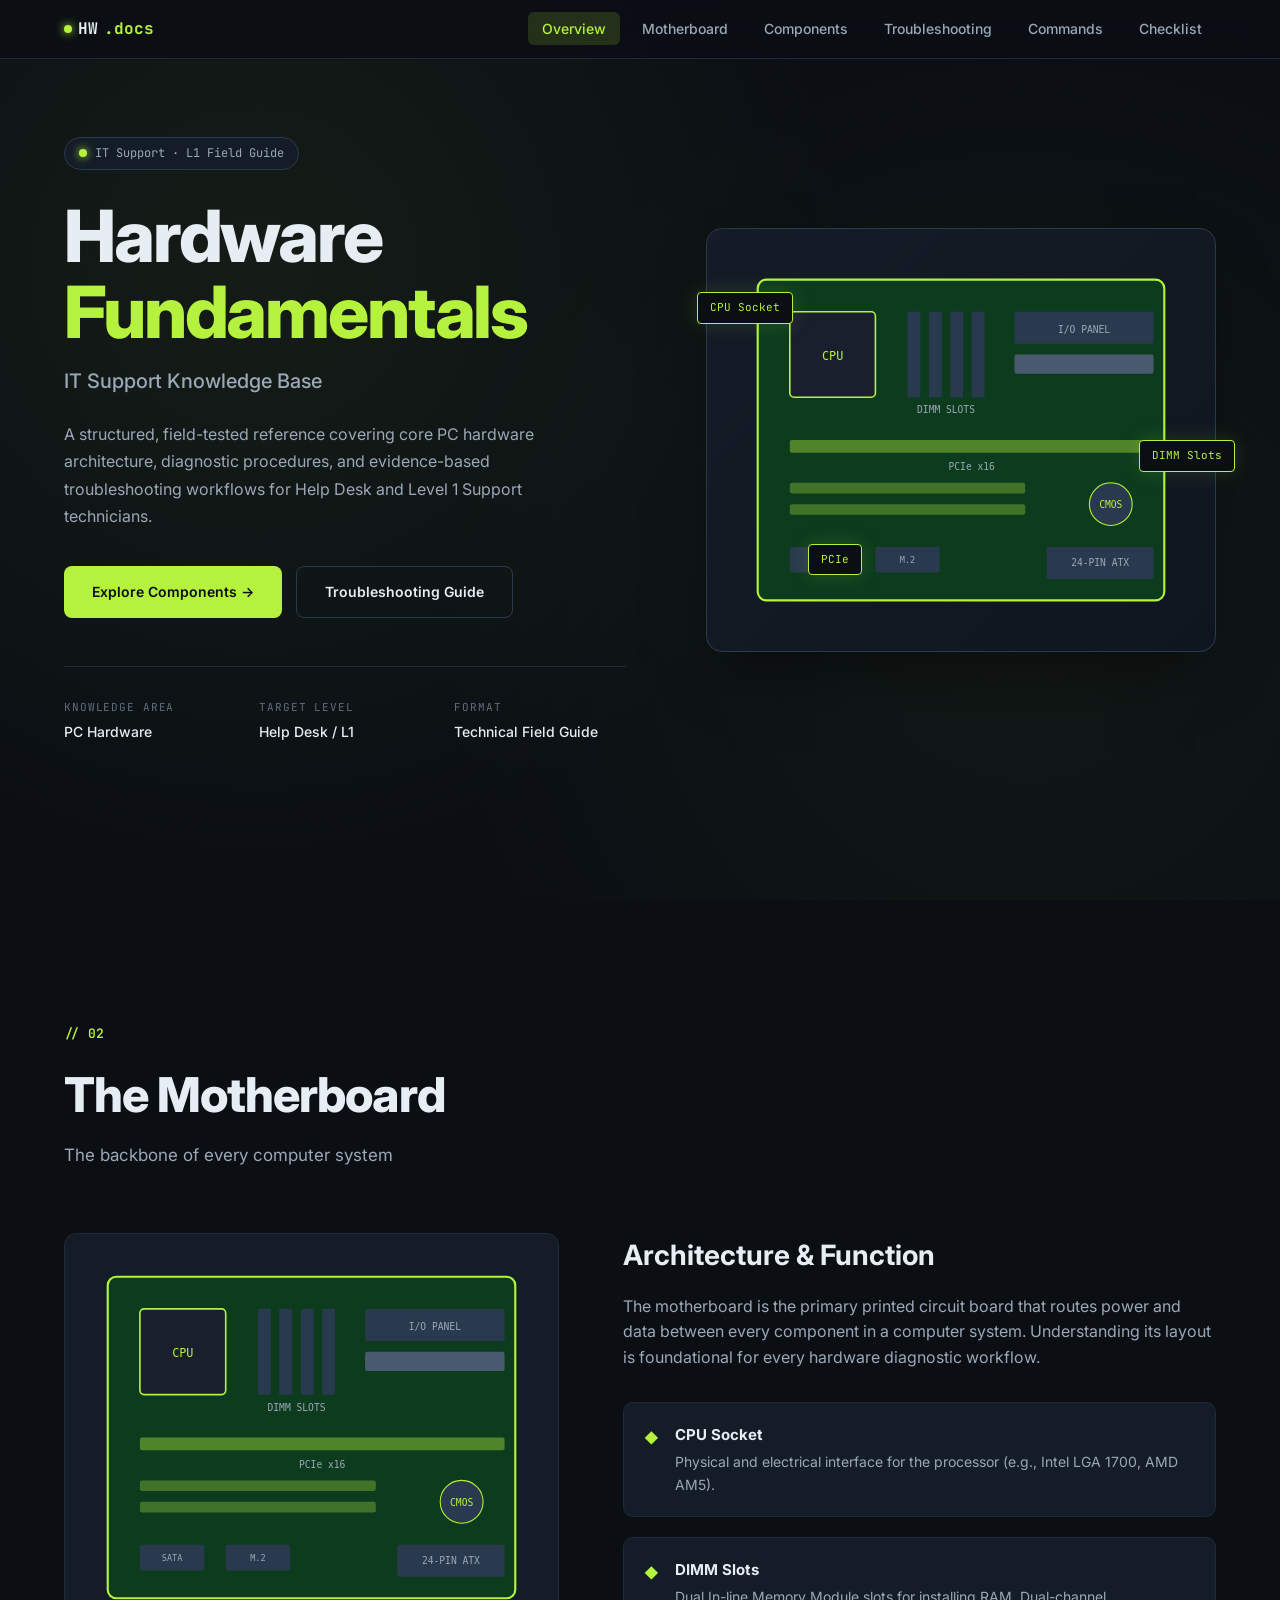
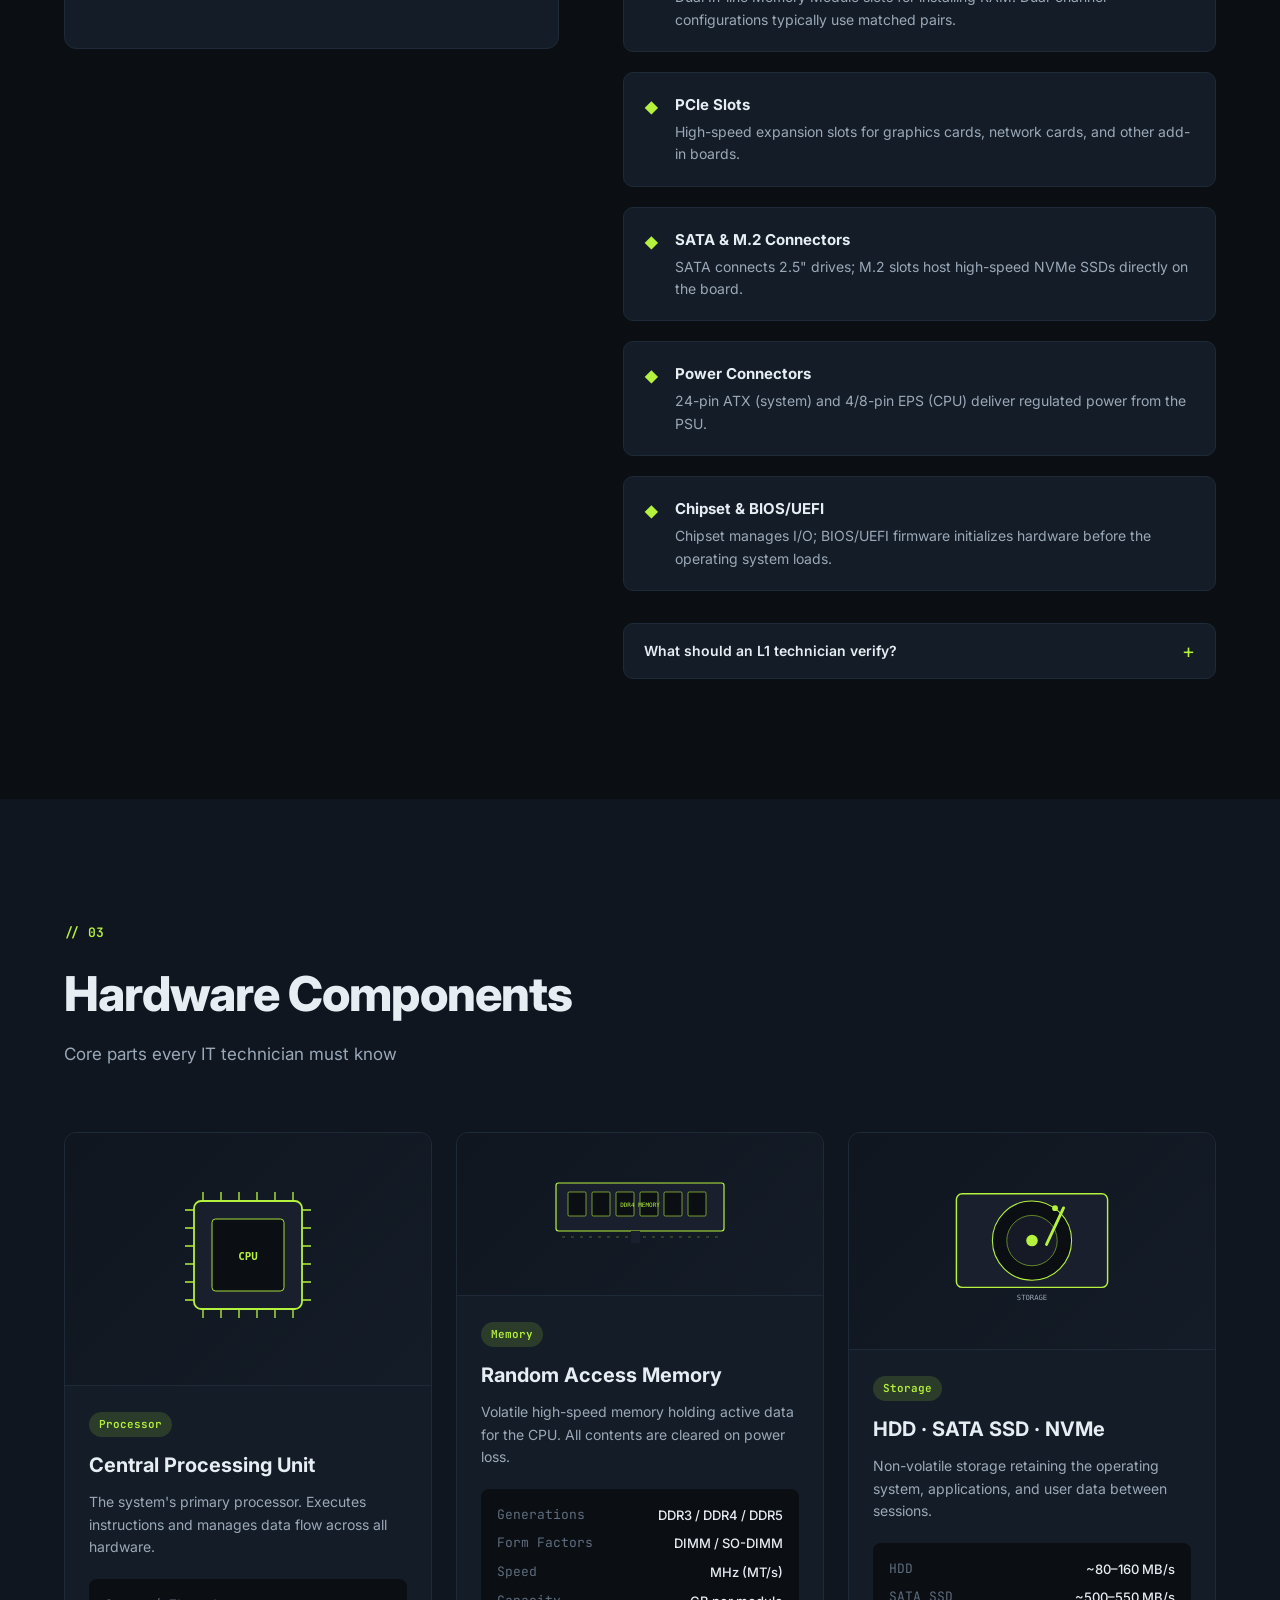
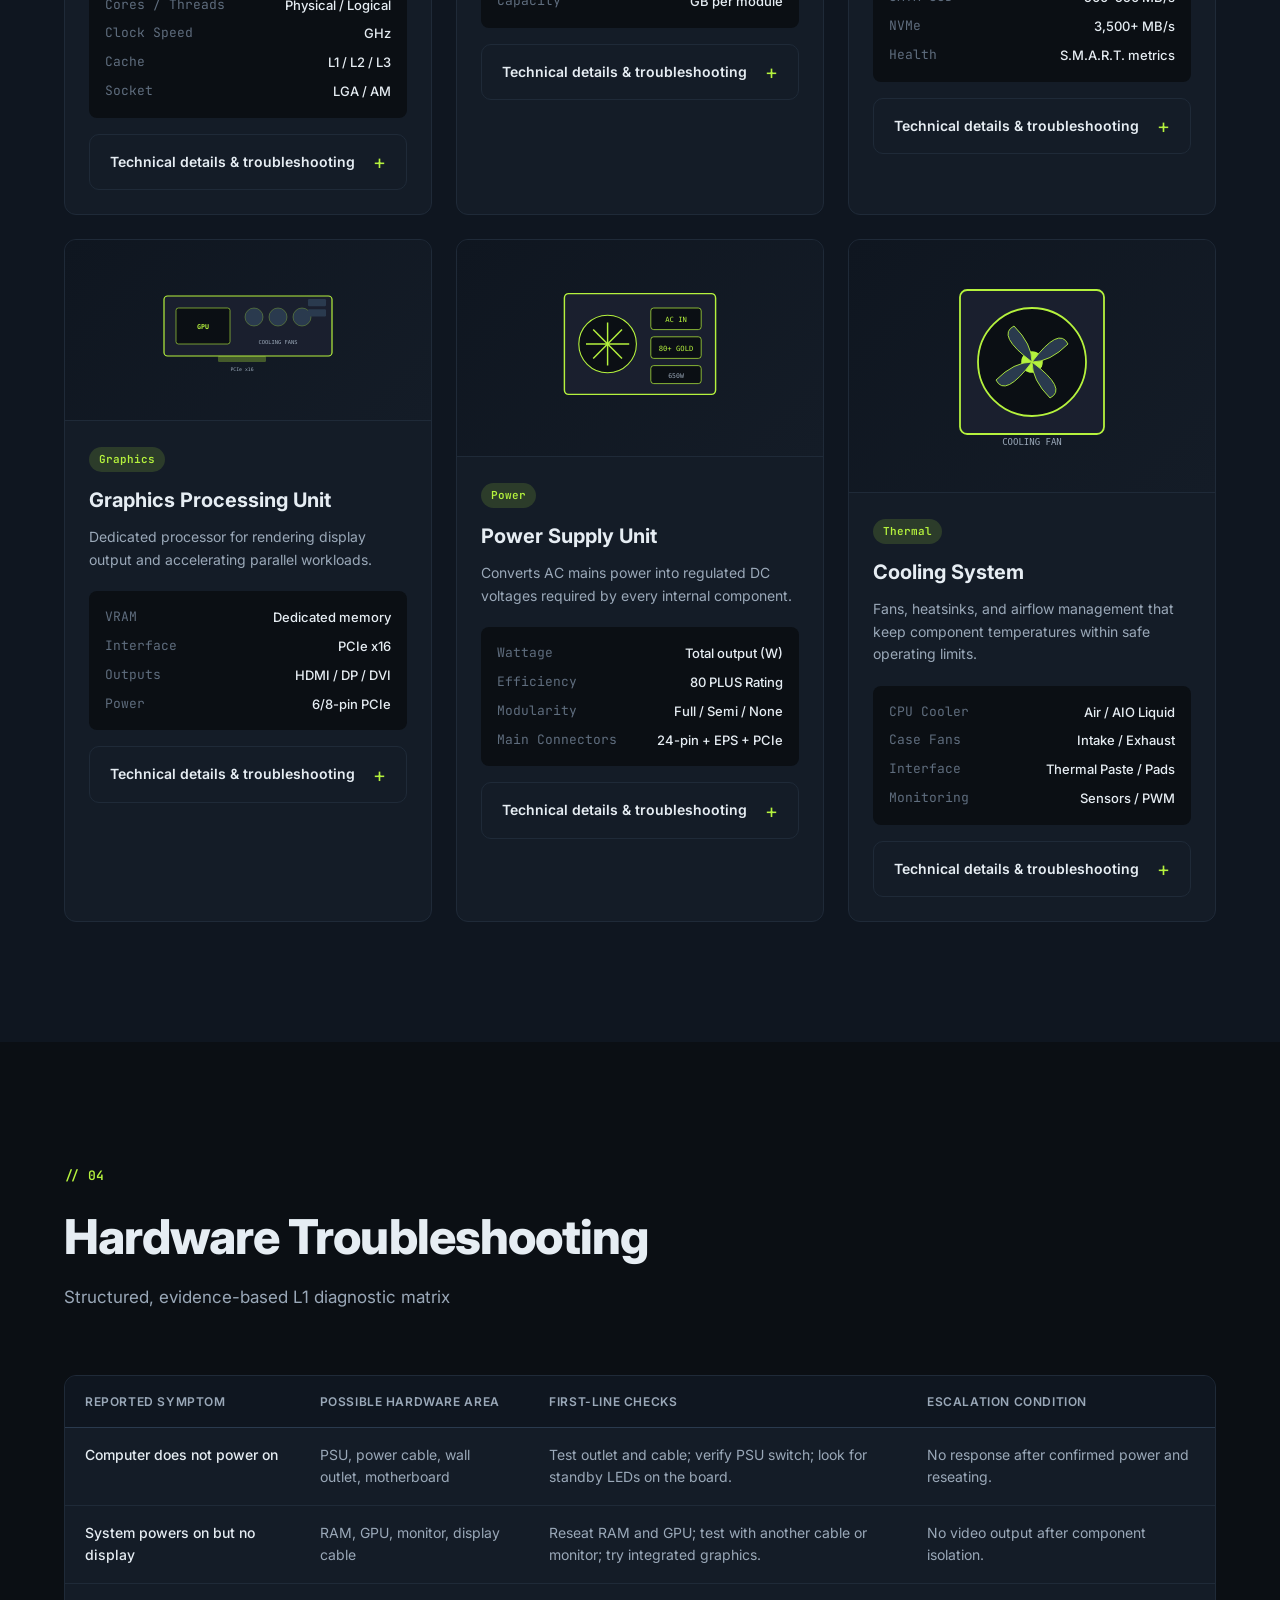
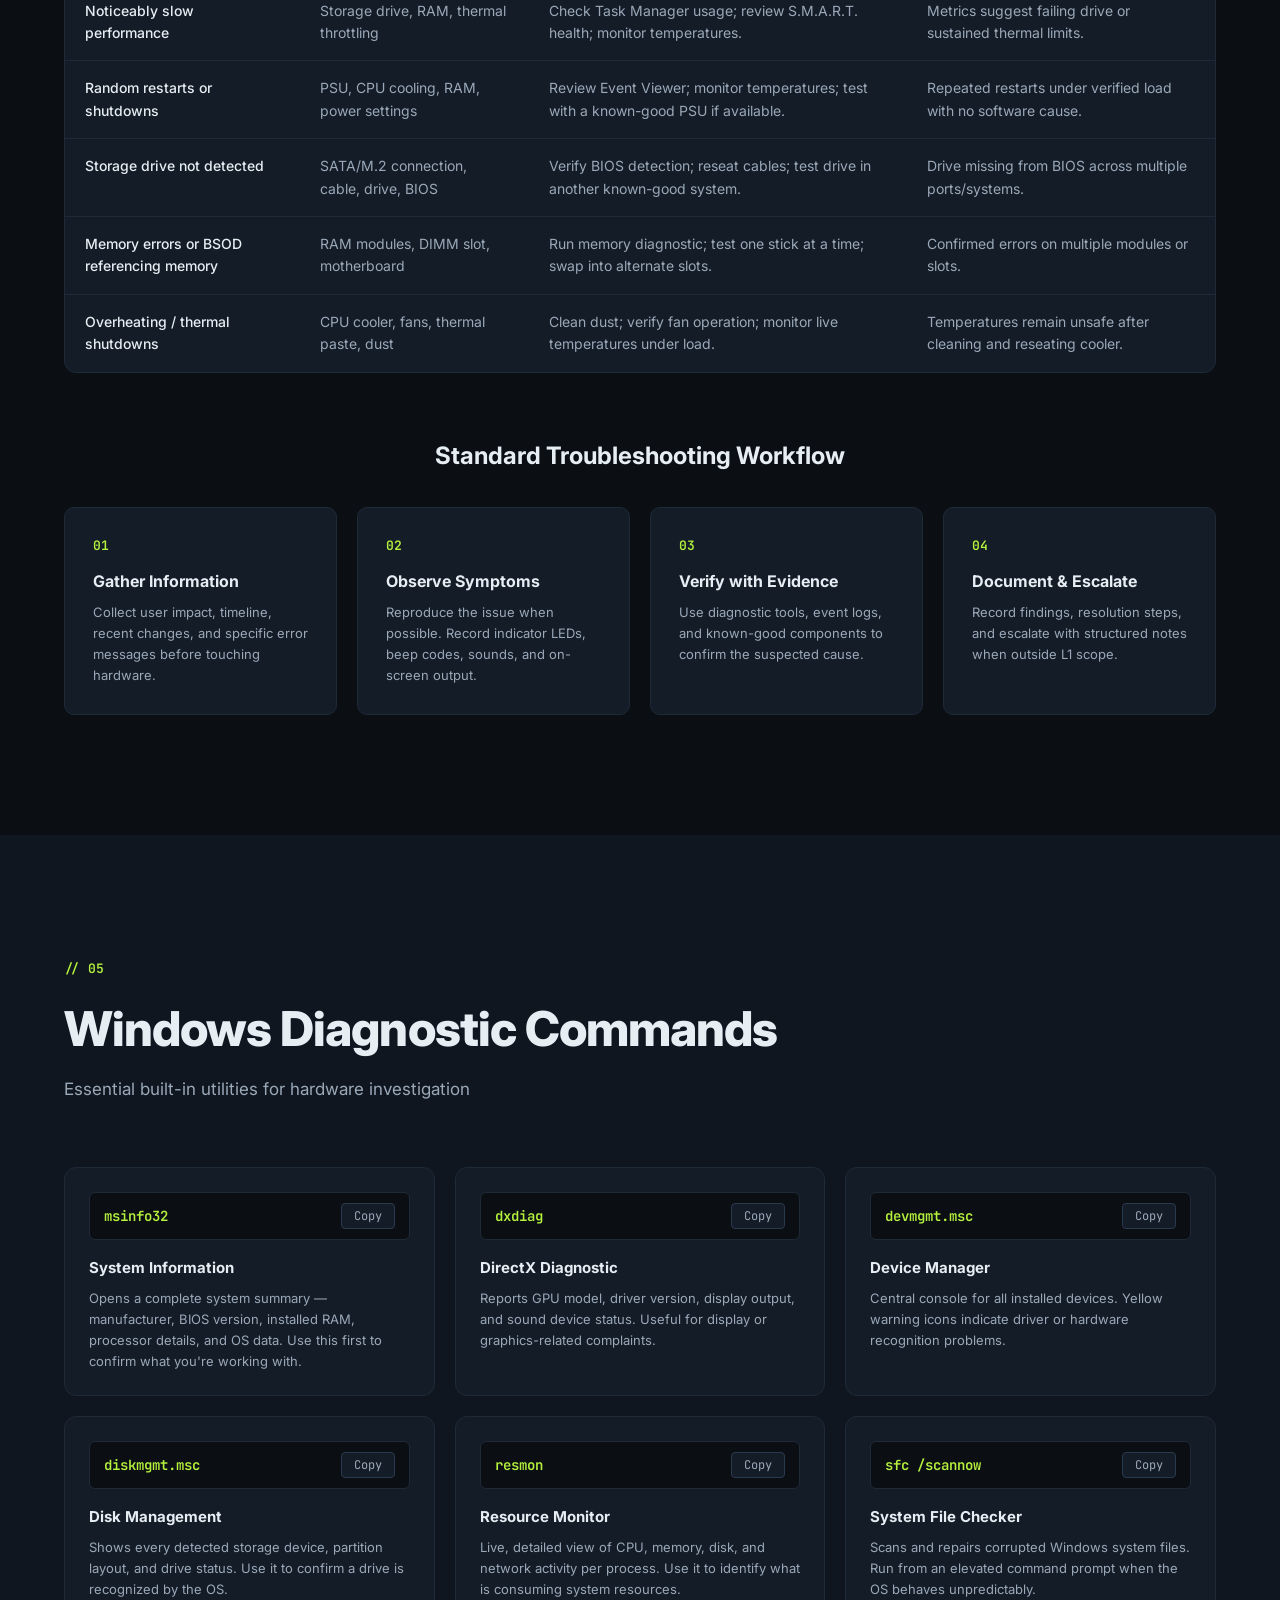
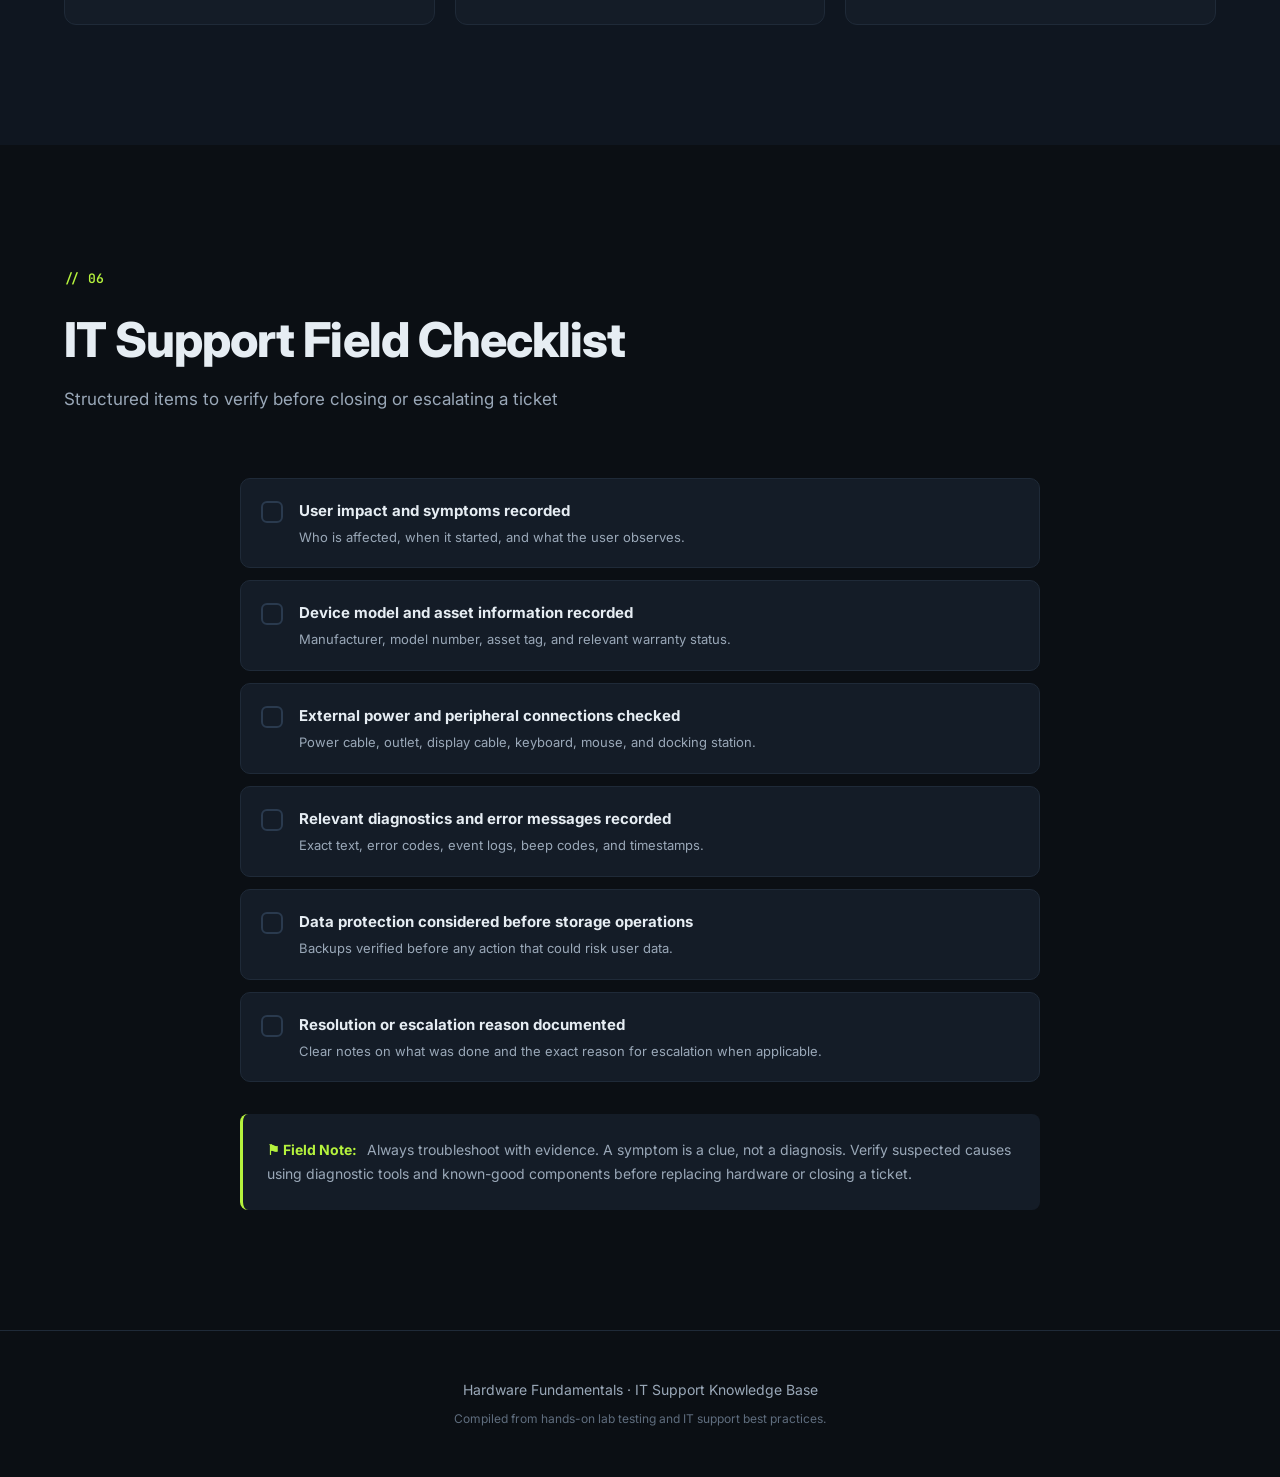
<file: 01-Hardware/website/index.html>
<!DOCTYPE html>
<html lang="en">
<head>
<meta charset="UTF-8">
<meta name="viewport" content="width=device-width, initial-scale=1.0">
<meta name="description" content="Hardware Fundamentals - Interactive IT Support Knowledge Base for Help Desk & L1 Technicians">
<title>Hardware Fundamentals — IT Support Knowledge Base</title>
<link rel="stylesheet" href="style.css">
<link rel="preconnect" href="https://fonts.googleapis.com">
<link rel="preconnect" href="https://fonts.gstatic.com" crossorigin>
<link href="https://fonts.googleapis.com/css2?family=Inter:wght@400;500;600;700;800&family=JetBrains+Mono:wght@400;500;600&display=swap" rel="stylesheet">
</head>
<body>

<!-- Reading Progress Bar -->
<div class="progress-bar" id="progressBar"></div>

<!-- Navigation -->
<nav class="navbar" id="navbar">
  <div class="nav-container">
    <a href="#overview" class="nav-logo">
      <span class="logo-dot"></span>HW<span class="logo-accent">.docs</span>
    </a>
    <ul class="nav-links" id="navLinks">
      <li><a href="#overview" class="nav-link active">Overview</a></li>
      <li><a href="#motherboard" class="nav-link">Motherboard</a></li>
      <li><a href="#components" class="nav-link">Components</a></li>
      <li><a href="#troubleshooting" class="nav-link">Troubleshooting</a></li>
      <li><a href="#commands" class="nav-link">Commands</a></li>
      <li><a href="#checklist" class="nav-link">Checklist</a></li>
    </ul>
    <button class="menu-toggle" id="menuToggle" aria-label="Toggle menu">
      <span></span><span></span><span></span>
    </button>
  </div>
</nav>

<!-- SECTION 01 — OVERVIEW -->
<section id="overview" class="section hero">
  <div class="container hero-grid">
    <div class="hero-content reveal">
      <div class="hero-badge">
        <span class="status-dot"></span> IT Support · L1 Field Guide
      </div>
      <h1 class="hero-title">
        Hardware <span class="accent">Fundamentals</span>
      </h1>
      <p class="hero-subtitle">IT Support Knowledge Base</p>
      <p class="hero-description">
        A structured, field-tested reference covering core PC hardware architecture,
        diagnostic procedures, and evidence-based troubleshooting workflows for
        Help Desk and Level 1 Support technicians.
      </p>
      <div class="hero-cta">
        <a href="#components" class="btn btn-primary">Explore Components →</a>
        <a href="#troubleshooting" class="btn btn-secondary">Troubleshooting Guide</a>
      </div>
      <div class="hero-meta">
        <div class="meta-item">
          <span class="meta-label">Knowledge Area</span>
          <span class="meta-value">PC Hardware</span>
        </div>
        <div class="meta-item">
          <span class="meta-label">Target Level</span>
          <span class="meta-value">Help Desk / L1</span>
        </div>
        <div class="meta-item">
          <span class="meta-label">Format</span>
          <span class="meta-value">Technical Field Guide</span>
        </div>
      </div>
    </div>
    <div class="hero-visual reveal">
      <div class="visual-frame">
        <img src="assets/motherboard.svg" alt="Motherboard architecture diagram" class="hero-image">
        <div class="visual-tag tag-1">CPU Socket</div>
        <div class="visual-tag tag-2">DIMM Slots</div>
        <div class="visual-tag tag-3">PCIe</div>
      </div>
    </div>
  </div>
</section>

<!-- SECTION 02 — MOTHERBOARD -->
<section id="motherboard" class="section">
  <div class="container">
    <div class="section-header reveal">
      <span class="section-number">// 02</span>
      <h2 class="section-title">The Motherboard</h2>
      <p class="section-subtitle">The backbone of every computer system</p>
    </div>
    
    <div class="split-layout">
      <div class="split-visual reveal">
        <img src="assets/motherboard.svg" alt="Motherboard" class="split-image">
      </div>
      <div class="split-content reveal">
        <h3>Architecture & Function</h3>
        <p class="lead">
          The motherboard is the primary printed circuit board that routes power and
          data between every component in a computer system. Understanding its layout
          is foundational for every hardware diagnostic workflow.
        </p>

        <div class="feature-list">
          <div class="feature-item">
            <span class="feature-icon">◆</span>
            <div>
              <strong>CPU Socket</strong>
              <p>Physical and electrical interface for the processor (e.g., Intel LGA 1700, AMD AM5).</p>
            </div>
          </div>
          <div class="feature-item">
            <span class="feature-icon">◆</span>
            <div>
              <strong>DIMM Slots</strong>
              <p>Dual In-line Memory Module slots for installing RAM. Dual-channel configurations typically use matched pairs.</p>
            </div>
          </div>
          <div class="feature-item">
            <span class="feature-icon">◆</span>
            <div>
              <strong>PCIe Slots</strong>
              <p>High-speed expansion slots for graphics cards, network cards, and other add-in boards.</p>
            </div>
          </div>
          <div class="feature-item">
            <span class="feature-icon">◆</span>
            <div>
              <strong>SATA & M.2 Connectors</strong>
              <p>SATA connects 2.5" drives; M.2 slots host high-speed NVMe SSDs directly on the board.</p>
            </div>
          </div>
          <div class="feature-item">
            <span class="feature-icon">◆</span>
            <div>
              <strong>Power Connectors</strong>
              <p>24-pin ATX (system) and 4/8-pin EPS (CPU) deliver regulated power from the PSU.</p>
            </div>
          </div>
          <div class="feature-item">
            <span class="feature-icon">◆</span>
            <div>
              <strong>Chipset & BIOS/UEFI</strong>
              <p>Chipset manages I/O; BIOS/UEFI firmware initializes hardware before the operating system loads.</p>
            </div>
          </div>
        </div>

        <details class="expandable">
          <summary>What should an L1 technician verify?</summary>
          <div class="expandable-content">
            <ul>
              <li>Confirm the 24-pin ATX and CPU EPS cables are fully seated.</li>
              <li>Check that RAM modules are locked into DIMM slots.</li>
              <li>Verify the CMOS battery (CR2032) is present and holding BIOS settings.</li>
              <li>Inspect for visible damage: bulging capacitors, discoloration, or debris.</li>
              <li>Ensure standoffs are properly installed and the board is not shorting against the case.</li>
              <li>Observe POST behavior and record any beep codes or diagnostic LEDs.</li>
            </ul>
          </div>
        </details>
      </div>
    </div>
  </div>
</section>

<!-- SECTION 03 — COMPONENTS GRID -->
<section id="components" class="section section-alt">
  <div class="container">
    <div class="section-header reveal">
      <span class="section-number">// 03</span>
      <h2 class="section-title">Hardware Components</h2>
      <p class="section-subtitle">Core parts every IT technician must know</p>
    </div>

    <div class="components-grid">

      <!-- CPU -->
      <article class="component-card reveal">
        <div class="card-image"><img src="assets/cpu.svg" alt="CPU"></div>
        <div class="card-body">
          <span class="card-tag">Processor</span>
          <h3>Central Processing Unit</h3>
          <p>The system's primary processor. Executes instructions and manages data flow across all hardware.</p>
          <ul class="card-specs">
            <li><span>Cores / Threads</span><strong>Physical / Logical</strong></li>
            <li><span>Clock Speed</span><strong>GHz</strong></li>
            <li><span>Cache</span><strong>L1 / L2 / L3</strong></li>
            <li><span>Socket</span><strong>LGA / AM</strong></li>
          </ul>
          <details class="expandable">
            <summary>Technical details & troubleshooting</summary>
            <div class="expandable-content">
              <p><strong>Common symptoms:</strong> Random shutdowns under load, thermal throttling, 100% CPU usage freezes, failure to POST.</p>
              <p><strong>First-line checks:</strong></p>
              <ul>
                <li>Verify cooler is mounted and fan is spinning.</li>
                <li>Monitor temperatures with HWMonitor or similar tools.</li>
                <li>Review Task Manager / Process Explorer for runaway processes.</li>
                <li>Inspect CPU socket for bent pins when a board is accessible.</li>
              </ul>
            </div>
          </details>
        </div>
      </article>

      <!-- RAM -->
      <article class="component-card reveal">
        <div class="card-image"><img src="assets/ram.svg" alt="RAM"></div>
        <div class="card-body">
          <span class="card-tag">Memory</span>
          <h3>Random Access Memory</h3>
          <p>Volatile high-speed memory holding active data for the CPU. All contents are cleared on power loss.</p>
          <ul class="card-specs">
            <li><span>Generations</span><strong>DDR3 / DDR4 / DDR5</strong></li>
            <li><span>Form Factors</span><strong>DIMM / SO-DIMM</strong></li>
            <li><span>Speed</span><strong>MHz (MT/s)</strong></li>
            <li><span>Capacity</span><strong>GB per module</strong></li>
          </ul>
          <details class="expandable">
            <summary>Technical details & troubleshooting</summary>
            <div class="expandable-content">
              <p><strong>Common symptoms:</strong> Blue screens, random freezes, boot failure with no video, continuous beep codes.</p>
              <p><strong>First-line checks:</strong></p>
              <ul>
                <li>Reseat each module firmly until the retention clips click.</li>
                <li>Boot with a single stick to isolate a failing module.</li>
                <li>Run Windows Memory Diagnostic (<code>mdsched.exe</code>) or MemTest86.</li>
                <li>Confirm modules match the motherboard's supported specification.</li>
              </ul>
            </div>
          </details>
        </div>
      </article>

      <!-- Storage -->
      <article class="component-card reveal">
        <div class="card-image"><img src="assets/storage.svg" alt="Storage"></div>
        <div class="card-body">
          <span class="card-tag">Storage</span>
          <h3>HDD · SATA SSD · NVMe</h3>
          <p>Non-volatile storage retaining the operating system, applications, and user data between sessions.</p>
          <ul class="card-specs">
            <li><span>HDD</span><strong>~80–160 MB/s</strong></li>
            <li><span>SATA SSD</span><strong>~500–550 MB/s</strong></li>
            <li><span>NVMe</span><strong>3,500+ MB/s</strong></li>
            <li><span>Health</span><strong>S.M.A.R.T. metrics</strong></li>
          </ul>
          <details class="expandable">
            <summary>Technical details & troubleshooting</summary>
            <div class="expandable-content">
              <p><strong>Common symptoms:</strong> Boot failures, "Operating System Not Found", slow performance, clicking sounds, file corruption.</p>
              <p><strong>First-line checks:</strong></p>
              <ul>
                <li>Confirm the drive appears in BIOS/UEFI before troubleshooting the OS.</li>
                <li>Review S.M.A.R.T. health in CrystalDiskInfo or vendor tools.</li>
                <li>Verify SATA / M.2 connections and swap suspect SATA cables.</li>
                <li>Back up data immediately if degradation is suspected.</li>
              </ul>
            </div>
          </details>
        </div>
      </article>

      <!-- GPU -->
      <article class="component-card reveal">
        <div class="card-image"><img src="assets/gpu.svg" alt="GPU"></div>
        <div class="card-body">
          <span class="card-tag">Graphics</span>
          <h3>Graphics Processing Unit</h3>
          <p>Dedicated processor for rendering display output and accelerating parallel workloads.</p>
          <ul class="card-specs">
            <li><span>VRAM</span><strong>Dedicated memory</strong></li>
            <li><span>Interface</span><strong>PCIe x16</strong></li>
            <li><span>Outputs</span><strong>HDMI / DP / DVI</strong></li>
            <li><span>Power</span><strong>6/8-pin PCIe</strong></li>
          </ul>
          <details class="expandable">
            <summary>Technical details & troubleshooting</summary>
            <div class="expandable-content">
              <p><strong>Common symptoms:</strong> No display, visual artifacts, driver crashes, fan not spinning, system boots without video.</p>
              <p><strong>First-line checks:</strong></p>
              <ul>
                <li>Reseat the card in its PCIe slot.</li>
                <li>Confirm supplementary PCIe power connectors are attached.</li>
                <li>Test with integrated graphics (if available) to isolate the GPU.</li>
                <li>Reinstall drivers using a clean uninstall tool when appropriate.</li>
              </ul>
            </div>
          </details>
        </div>
      </article>

      <!-- PSU -->
      <article class="component-card reveal">
        <div class="card-image"><img src="assets/psu.svg" alt="PSU"></div>
        <div class="card-body">
          <span class="card-tag">Power</span>
          <h3>Power Supply Unit</h3>
          <p>Converts AC mains power into regulated DC voltages required by every internal component.</p>
          <ul class="card-specs">
            <li><span>Wattage</span><strong>Total output (W)</strong></li>
            <li><span>Efficiency</span><strong>80 PLUS Rating</strong></li>
            <li><span>Modularity</span><strong>Full / Semi / None</strong></li>
            <li><span>Main Connectors</span><strong>24-pin + EPS + PCIe</strong></li>
          </ul>
          <details class="expandable">
            <summary>Technical details & troubleshooting</summary>
            <div class="expandable-content">
              <p><strong>Common symptoms:</strong> No power, random shutdowns, burning smell, coil whine, inability to drive high-load components.</p>
              <p><strong>First-line checks:</strong></p>
              <ul>
                <li>Verify the wall outlet and the power cable with a known-good replacement.</li>
                <li>Confirm the PSU rear switch is in the ON position.</li>
                <li>Check that 24-pin and EPS connectors are fully seated.</li>
                <li>Use a PSU tester or perform a controlled paperclip test when safe to do so.</li>
              </ul>
              <p class="note">⚠ Never open a PSU enclosure. Internal capacitors can retain lethal voltages.</p>
            </div>
          </details>
        </div>
      </article>

      <!-- Cooling -->
      <article class="component-card reveal">
        <div class="card-image"><img src="assets/cooling.svg" alt="Cooling"></div>
        <div class="card-body">
          <span class="card-tag">Thermal</span>
          <h3>Cooling System</h3>
          <p>Fans, heatsinks, and airflow management that keep component temperatures within safe operating limits.</p>
          <ul class="card-specs">
            <li><span>CPU Cooler</span><strong>Air / AIO Liquid</strong></li>
            <li><span>Case Fans</span><strong>Intake / Exhaust</strong></li>
            <li><span>Interface</span><strong>Thermal Paste / Pads</strong></li>
            <li><span>Monitoring</span><strong>Sensors / PWM</strong></li>
          </ul>
          <details class="expandable">
            <summary>Technical details & troubleshooting</summary>
            <div class="expandable-content">
              <p><strong>Common symptoms:</strong> Thermal shutdowns, throttling, loud fan noise, dust buildup, hot chassis.</p>
              <p><strong>First-line checks:</strong></p>
              <ul>
                <li>Clean dust from heatsinks, fans, and intake filters.</li>
                <li>Verify all fans spin at startup and respond to load.</li>
                <li>Reapply thermal paste if the CPU runs hot after cleaning.</li>
                <li>Confirm case airflow follows a sensible intake/exhaust pattern.</li>
              </ul>
            </div>
          </details>
        </div>
      </article>

    </div>
  </div>
</section>

<!-- SECTION 04 — TROUBLESHOOTING -->
<section id="troubleshooting" class="section">
  <div class="container">
    <div class="section-header reveal">
      <span class="section-number">// 04</span>
      <h2 class="section-title">Hardware Troubleshooting</h2>
      <p class="section-subtitle">Structured, evidence-based L1 diagnostic matrix</p>
    </div>

    <div class="table-wrapper reveal">
      <table class="trouble-table">
        <thead>
          <tr>
            <th>Reported Symptom</th>
            <th>Possible Hardware Area</th>
            <th>First-Line Checks</th>
            <th>Escalation Condition</th>
          </tr>
        </thead>
        <tbody>
          <tr>
            <td>Computer does not power on</td>
            <td>PSU, power cable, wall outlet, motherboard</td>
            <td>Test outlet and cable; verify PSU switch; look for standby LEDs on the board.</td>
            <td>No response after confirmed power and reseating.</td>
          </tr>
          <tr>
            <td>System powers on but no display</td>
            <td>RAM, GPU, monitor, display cable</td>
            <td>Reseat RAM and GPU; test with another cable or monitor; try integrated graphics.</td>
            <td>No video output after component isolation.</td>
          </tr>
          <tr>
            <td>Noticeably slow performance</td>
            <td>Storage drive, RAM, thermal throttling</td>
            <td>Check Task Manager usage; review S.M.A.R.T. health; monitor temperatures.</td>
            <td>Metrics suggest failing drive or sustained thermal limits.</td>
          </tr>
          <tr>
            <td>Random restarts or shutdowns</td>
            <td>PSU, CPU cooling, RAM, power settings</td>
            <td>Review Event Viewer; monitor temperatures; test with a known-good PSU if available.</td>
            <td>Repeated restarts under verified load with no software cause.</td>
          </tr>
          <tr>
            <td>Storage drive not detected</td>
            <td>SATA/M.2 connection, cable, drive, BIOS</td>
            <td>Verify BIOS detection; reseat cables; test drive in another known-good system.</td>
            <td>Drive missing from BIOS across multiple ports/systems.</td>
          </tr>
          <tr>
            <td>Memory errors or BSOD referencing memory</td>
            <td>RAM modules, DIMM slot, motherboard</td>
            <td>Run memory diagnostic; test one stick at a time; swap into alternate slots.</td>
            <td>Confirmed errors on multiple modules or slots.</td>
          </tr>
          <tr>
            <td>Overheating / thermal shutdowns</td>
            <td>CPU cooler, fans, thermal paste, dust</td>
            <td>Clean dust; verify fan operation; monitor live temperatures under load.</td>
            <td>Temperatures remain unsafe after cleaning and reseating cooler.</td>
          </tr>
        </tbody>
      </table>
    </div>

    <div class="workflow reveal">
      <h3>Standard Troubleshooting Workflow</h3>
      <div class="workflow-steps">
        <div class="step">
          <div class="step-num">01</div>
          <h4>Gather Information</h4>
          <p>Collect user impact, timeline, recent changes, and specific error messages before touching hardware.</p>
        </div>
        <div class="step">
          <div class="step-num">02</div>
          <h4>Observe Symptoms</h4>
          <p>Reproduce the issue when possible. Record indicator LEDs, beep codes, sounds, and on-screen output.</p>
        </div>
        <div class="step">
          <div class="step-num">03</div>
          <h4>Verify with Evidence</h4>
          <p>Use diagnostic tools, event logs, and known-good components to confirm the suspected cause.</p>
        </div>
        <div class="step">
          <div class="step-num">04</div>
          <h4>Document & Escalate</h4>
          <p>Record findings, resolution steps, and escalate with structured notes when outside L1 scope.</p>
        </div>
      </div>
    </div>
  </div>
</section>

<!-- SECTION 05 — COMMANDS -->
<section id="commands" class="section section-alt">
  <div class="container">
    <div class="section-header reveal">
      <span class="section-number">// 05</span>
      <h2 class="section-title">Windows Diagnostic Commands</h2>
      <p class="section-subtitle">Essential built-in utilities for hardware investigation</p>
    </div>

    <div class="command-grid">
      <div class="command-card reveal">
        <div class="command-header">
          <code class="command-text">msinfo32</code>
          <button class="copy-btn" data-copy="msinfo32">Copy</button>
        </div>
        <h4>System Information</h4>
        <p>Opens a complete system summary — manufacturer, BIOS version, installed RAM, processor details, and OS data. Use this first to confirm what you're working with.</p>
      </div>

      <div class="command-card reveal">
        <div class="command-header">
          <code class="command-text">dxdiag</code>
          <button class="copy-btn" data-copy="dxdiag">Copy</button>
        </div>
        <h4>DirectX Diagnostic</h4>
        <p>Reports GPU model, driver version, display output, and sound device status. Useful for display or graphics-related complaints.</p>
      </div>

      <div class="command-card reveal">
        <div class="command-header">
          <code class="command-text">devmgmt.msc</code>
          <button class="copy-btn" data-copy="devmgmt.msc">Copy</button>
        </div>
        <h4>Device Manager</h4>
        <p>Central console for all installed devices. Yellow warning icons indicate driver or hardware recognition problems.</p>
      </div>

      <div class="command-card reveal">
        <div class="command-header">
          <code class="command-text">diskmgmt.msc</code>
          <button class="copy-btn" data-copy="diskmgmt.msc">Copy</button>
        </div>
        <h4>Disk Management</h4>
        <p>Shows every detected storage device, partition layout, and drive status. Use it to confirm a drive is recognized by the OS.</p>
      </div>

      <div class="command-card reveal">
        <div class="command-header">
          <code class="command-text">resmon</code>
          <button class="copy-btn" data-copy="resmon">Copy</button>
        </div>
        <h4>Resource Monitor</h4>
        <p>Live, detailed view of CPU, memory, disk, and network activity per process. Use it to identify what is consuming system resources.</p>
      </div>

      <div class="command-card reveal">
        <div class="command-header">
          <code class="command-text">sfc /scannow</code>
          <button class="copy-btn" data-copy="sfc /scannow">Copy</button>
        </div>
        <h4>System File Checker</h4>
        <p>Scans and repairs corrupted Windows system files. Run from an elevated command prompt when the OS behaves unpredictably.</p>
      </div>
    </div>
  </div>
</section>

<!-- SECTION 06 — CHECKLIST -->
<section id="checklist" class="section">
  <div class="container">
    <div class="section-header reveal">
      <span class="section-number">// 06</span>
      <h2 class="section-title">IT Support Field Checklist</h2>
      <p class="section-subtitle">Structured items to verify before closing or escalating a ticket</p>
    </div>

    <div class="checklist-wrapper reveal">
      <ul class="checklist">
        <li>
          <label>
            <input type="checkbox">
            <span class="check-box"></span>
            <div>
              <strong>User impact and symptoms recorded</strong>
              <p>Who is affected, when it started, and what the user observes.</p>
            </div>
          </label>
        </li>
        <li>
          <label>
            <input type="checkbox">
            <span class="check-box"></span>
            <div>
              <strong>Device model and asset information recorded</strong>
              <p>Manufacturer, model number, asset tag, and relevant warranty status.</p>
            </div>
          </label>
        </li>
        <li>
          <label>
            <input type="checkbox">
            <span class="check-box"></span>
            <div>
              <strong>External power and peripheral connections checked</strong>
              <p>Power cable, outlet, display cable, keyboard, mouse, and docking station.</p>
            </div>
          </label>
        </li>
        <li>
          <label>
            <input type="checkbox">
            <span class="check-box"></span>
            <div>
              <strong>Relevant diagnostics and error messages recorded</strong>
              <p>Exact text, error codes, event logs, beep codes, and timestamps.</p>
            </div>
          </label>
        </li>
        <li>
          <label>
            <input type="checkbox">
            <span class="check-box"></span>
            <div>
              <strong>Data protection considered before storage operations</strong>
              <p>Backups verified before any action that could risk user data.</p>
            </div>
          </label>
        </li>
        <li>
          <label>
            <input type="checkbox">
            <span class="check-box"></span>
            <div>
              <strong>Resolution or escalation reason documented</strong>
              <p>Clear notes on what was done and the exact reason for escalation when applicable.</p>
            </div>
          </label>
        </li>
      </ul>

      <div class="field-note">
        <strong>⚑ Field Note:</strong>
        Always troubleshoot with evidence. A symptom is a clue, not a diagnosis.
        Verify suspected causes using diagnostic tools and known-good components
        before replacing hardware or closing a ticket.
      </div>
    </div>
  </div>
</section>

<!-- Footer -->
<footer class="footer">
  <div class="container">
    <p>Hardware Fundamentals · IT Support Knowledge Base</p>
    <p class="footer-sub">Compiled from hands-on lab testing and IT support best practices.</p>
  </div>
</footer>

<script src="script.js"></script>
</body>
</html>
</file>
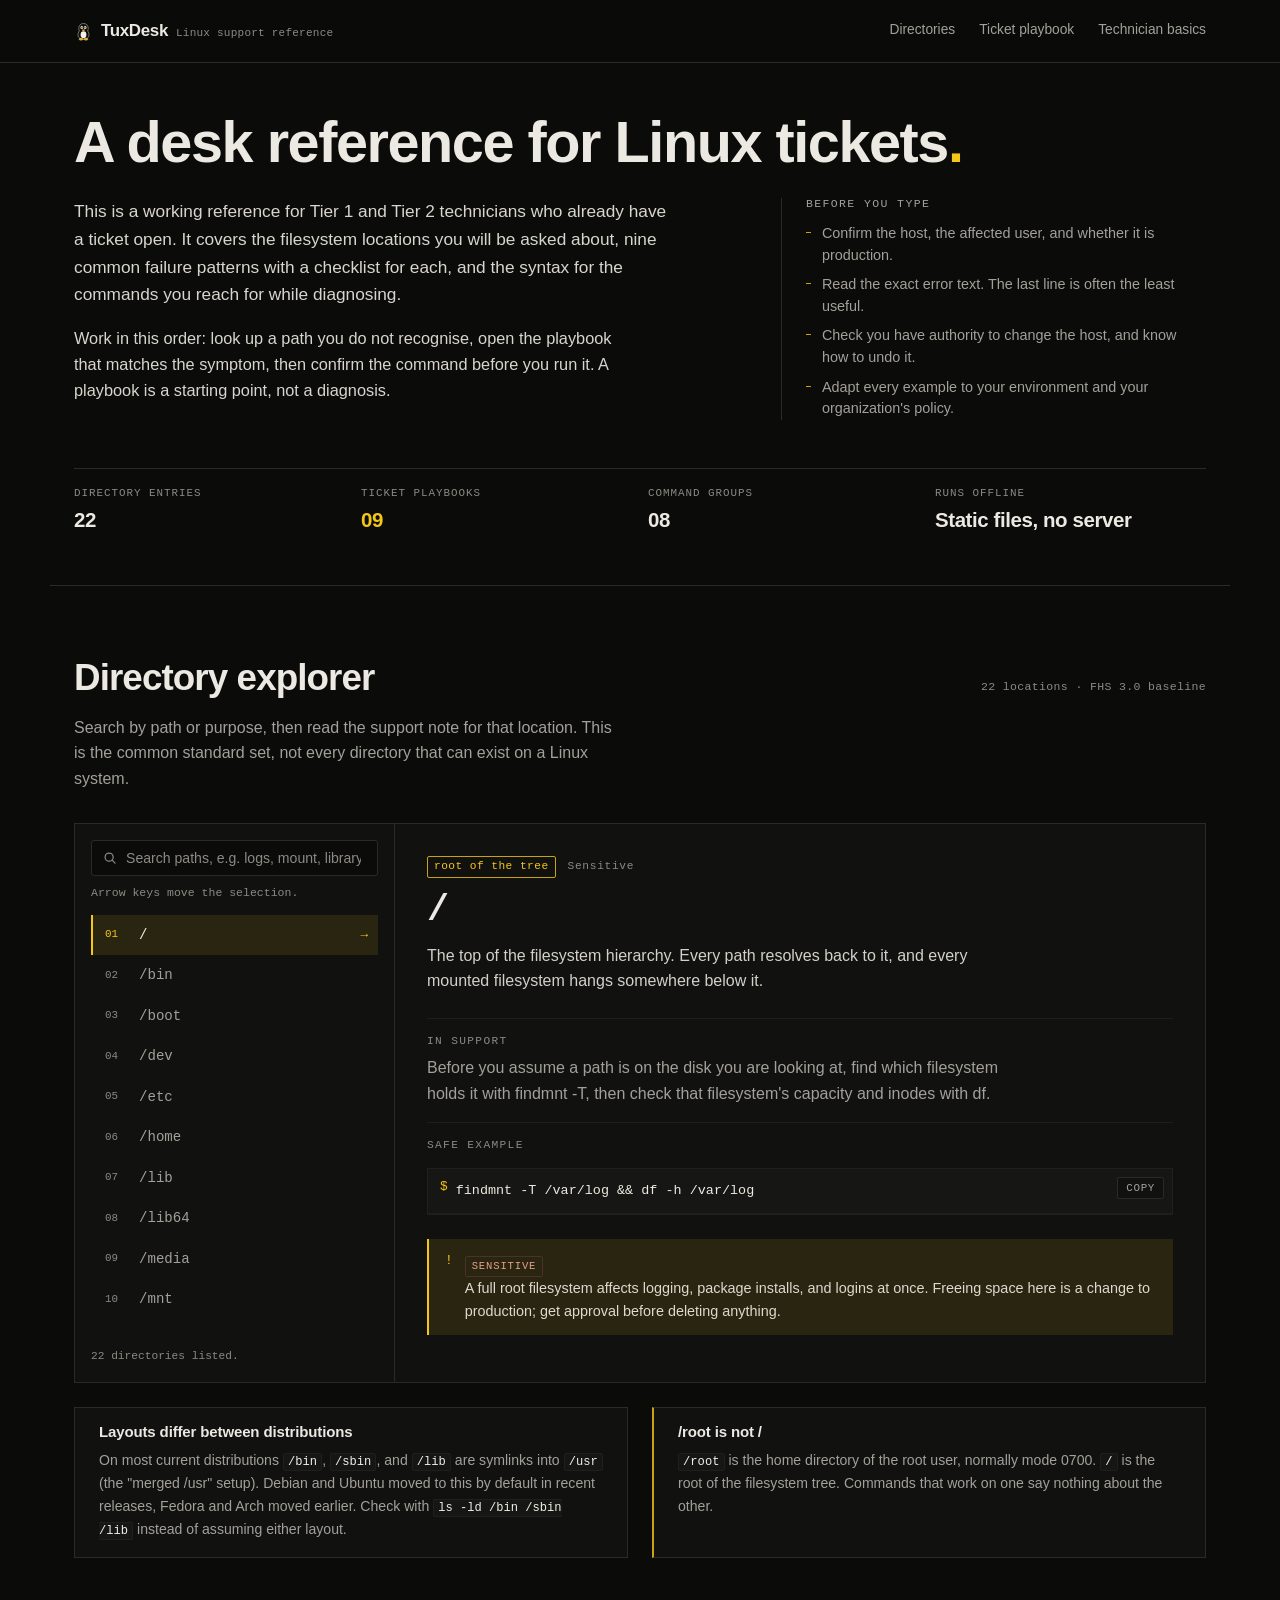
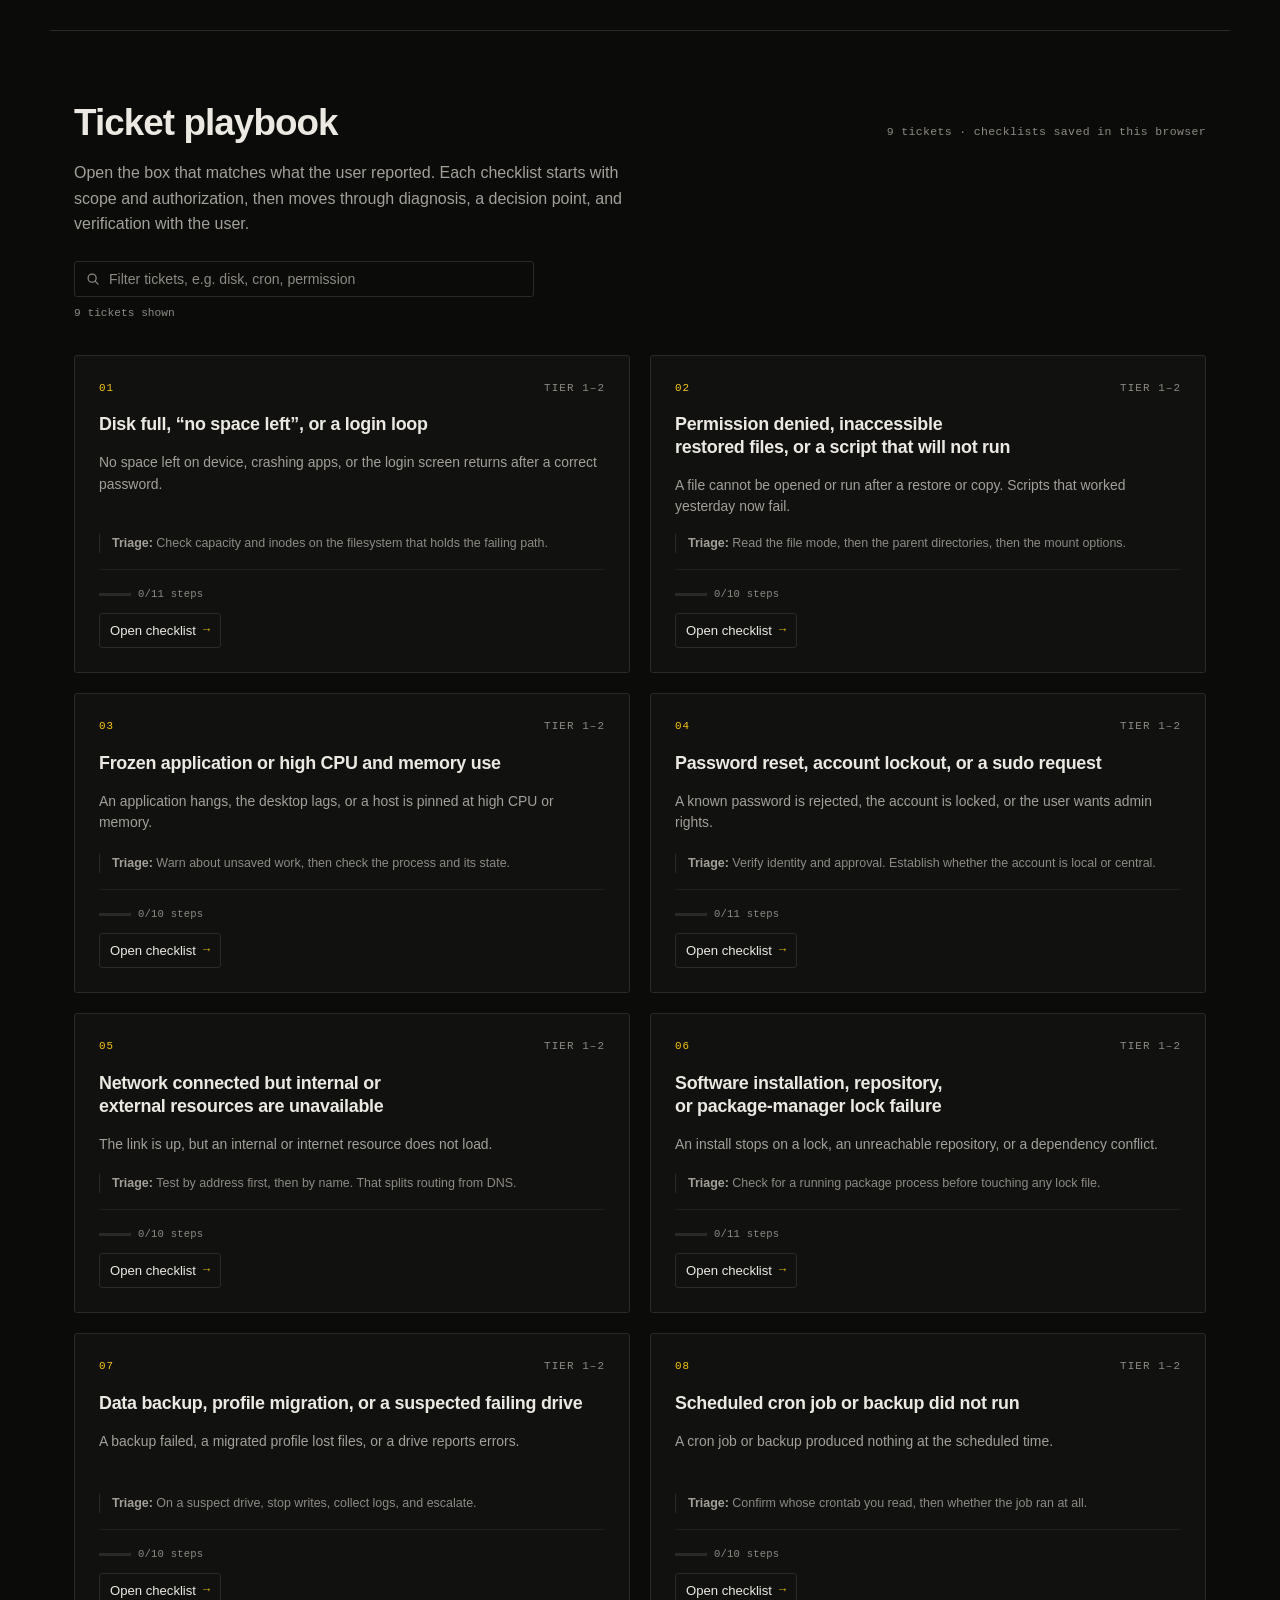
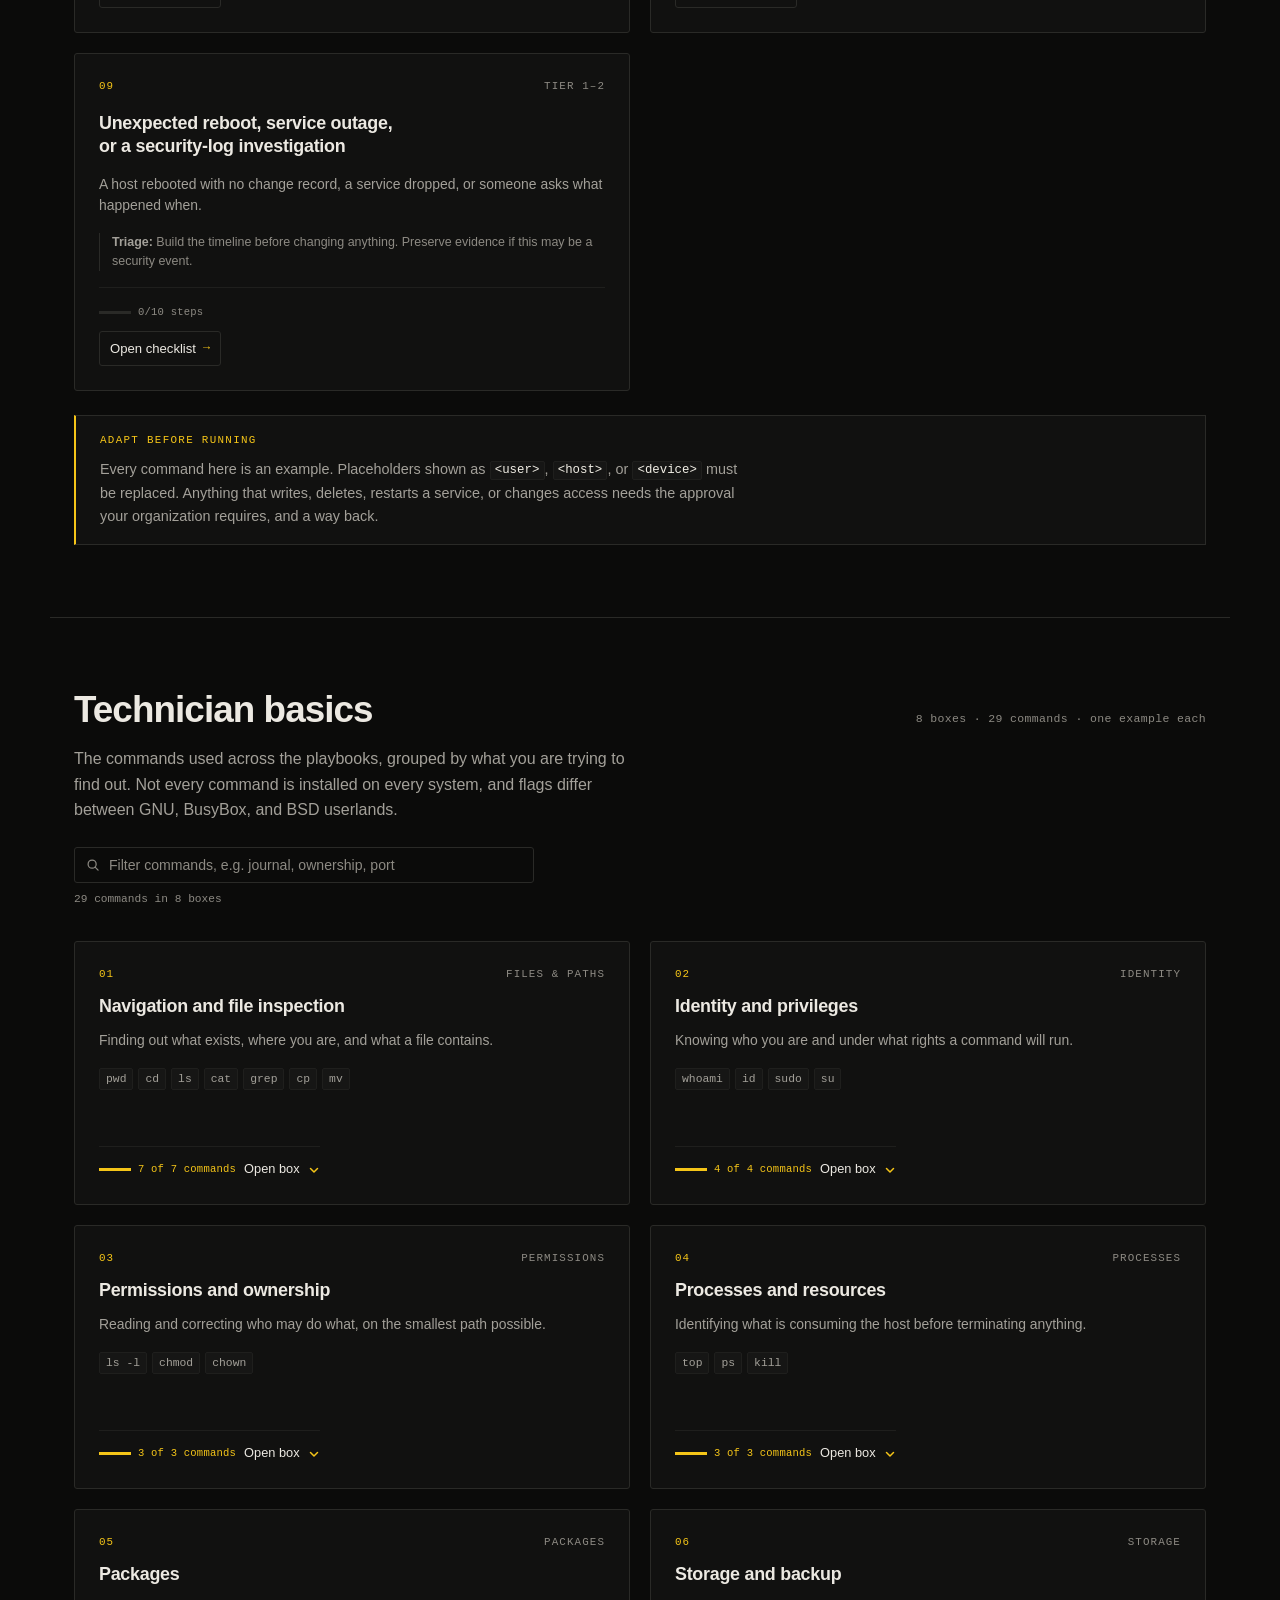
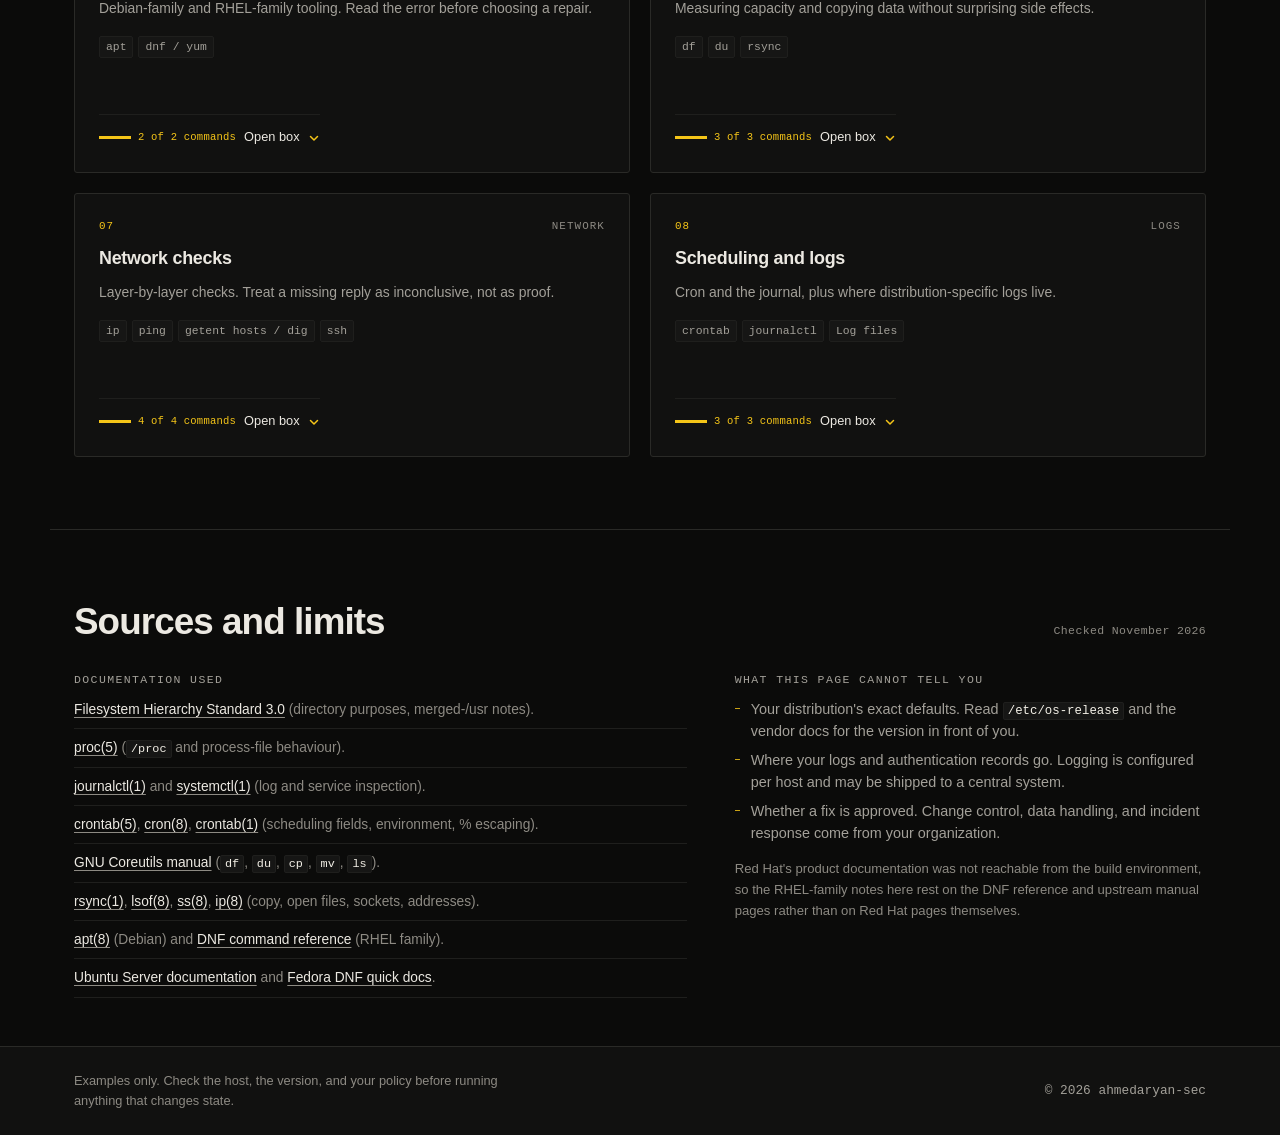
<file: 02-Operating-Systems/linux-admin/index.html>
<!DOCTYPE html>
<html lang="en">
<head>
<meta charset="utf-8">
<meta name="viewport" content="width=device-width, initial-scale=1">
<title>TuxDesk: Linux helpdesk reference for Tier 1 and Tier 2</title>
<meta name="description" content="A Linux desk reference for support work: a searchable directory explorer, nine ticket playbooks with checklists, and a command reference for technicians.">
<meta name="color-scheme" content="dark">
<meta name="theme-color" content="#0b0b0a">
<link rel="icon" href="data:image/svg+xml,%3Csvg%20xmlns%3D%22http%3A%2F%2Fwww.w3.org%2F2000%2Fsvg%22%20viewBox%3D%220%200%2024%2024%22%3E%3Crect%20width%3D%2224%22%20height%3D%2224%22%20rx%3D%224%22%20fill%3D%22%23f4f1e9%22%2F%3E%3Cpath%20d%3D%22M12%201.9C8.5%201.9%206%204.4%206%208c0%201.2.3%202.3.8%203.2C5.3%2013%204.7%2015.7%205.3%2018c.6%202.4%203%204%206.7%204s6.1-1.6%206.7-4c.6-2.3%200-5-1.5-6.8.5-.9.8-2%20.8-3.2%200-3.6-2.5-6.1-6-6.1Z%22%20fill%3D%22%230c0c0b%22%2F%3E%3Cellipse%20cx%3D%2212%22%20cy%3D%2216.1%22%20rx%3D%223.7%22%20ry%3D%224.4%22%20fill%3D%22%23f4f1e9%22%2F%3E%3Cellipse%20cx%3D%229.9%22%20cy%3D%226.9%22%20rx%3D%221.7%22%20ry%3D%222%22%20fill%3D%22%23f4f1e9%22%2F%3E%3Cellipse%20cx%3D%2214.1%22%20cy%3D%226.9%22%20rx%3D%221.7%22%20ry%3D%222%22%20fill%3D%22%23f4f1e9%22%2F%3E%3Ccircle%20cx%3D%2210.1%22%20cy%3D%227.2%22%20r%3D%22.8%22%20fill%3D%22%230c0c0b%22%2F%3E%3Ccircle%20cx%3D%2213.9%22%20cy%3D%227.2%22%20r%3D%22.8%22%20fill%3D%22%230c0c0b%22%2F%3E%3Cpath%20d%3D%22M10.2%209.6h3.6c0%201.6-.8%202.5-1.8%202.5s-1.8-.9-1.8-2.5Z%22%20fill%3D%22%23f5a300%22%2F%3E%3Cellipse%20cx%3D%228.9%22%20cy%3D%2221.7%22%20rx%3D%222.5%22%20ry%3D%221.35%22%20fill%3D%22%23f5a300%22%2F%3E%3Cellipse%20cx%3D%2215.1%22%20cy%3D%2221.7%22%20rx%3D%222.5%22%20ry%3D%221.35%22%20fill%3D%22%23f5a300%22%2F%3E%3C%2Fsvg%3E">
<link rel="stylesheet" href="style.css">
</head>
<body>
<a class="skip" href="#main">Skip to content</a>

<header class="masthead">
  <div class="wrap masthead-inner">
    <a class="brand" href="#top">
      <svg class="brand-mark" viewBox="0 0 24 24" aria-hidden="true" focusable="false">
        <path d="M12 1.9C8.5 1.9 6 4.4 6 8c0 1.2.3 2.3.8 3.2C5.3 13 4.7 15.7 5.3 18c.6 2.4 3 4 6.7 4s6.1-1.6 6.7-4c.6-2.3 0-5-1.5-6.8.5-.9.8-2 .8-3.2 0-3.6-2.5-6.1-6-6.1Z" fill="#0c0c0b" stroke="#d9d5cc" stroke-width="0.65"/>
        <ellipse cx="12" cy="16.1" rx="3.7" ry="4.4" fill="#f4f1e9"/>
        <ellipse cx="9.9" cy="6.9" rx="1.7" ry="2" fill="#f4f1e9"/>
        <ellipse cx="14.1" cy="6.9" rx="1.7" ry="2" fill="#f4f1e9"/>
        <circle cx="10.1" cy="7.2" r="0.8" fill="#0c0c0b"/>
        <circle cx="13.9" cy="7.2" r="0.8" fill="#0c0c0b"/>
        <path d="M10.2 9.6h3.6c0 1.6-.8 2.5-1.8 2.5s-1.8-.9-1.8-2.5Z" fill="#f5a300"/>
        <ellipse cx="8.9" cy="21.7" rx="2.5" ry="1.35" fill="#f5a300" stroke="#d9d5cc" stroke-width="0.5"/>
        <ellipse cx="15.1" cy="21.7" rx="2.5" ry="1.35" fill="#f5a300" stroke="#d9d5cc" stroke-width="0.5"/>
      </svg>
      <span class="brand-name">TuxDesk</span>
      <span class="brand-sub">Linux support reference</span>
    </a>
    <nav class="nav" aria-label="Sections">
      <a href="#directories">Directories</a>
      <a href="#playbook">Ticket playbook</a>
      <a href="#basics">Technician basics</a>
    </nav>
  </div>
</header>

<main id="main">
  <section class="intro wrap" id="top" aria-labelledby="intro-title">
    <h1 id="intro-title">A desk reference for Linux tickets<span class="dot">.</span></h1>
    <div class="intro-grid">
      <div class="intro-lead">
        <p>This is a working reference for Tier 1 and Tier 2 technicians who already have a ticket open. It covers the filesystem locations you will be asked about, nine common failure patterns with a checklist for each, and the syntax for the commands you reach for while diagnosing.</p>
        <p>Work in this order: look up a path you do not recognise, open the playbook that matches the symptom, then confirm the command before you run it. A playbook is a starting point, not a diagnosis.</p>
      </div>
      <div class="intro-side">
        <h2 class="small-head">Before you type</h2>
        <ul class="plain-list">
          <li>Confirm the host, the affected user, and whether it is production.</li>
          <li>Read the exact error text. The last line is often the least useful.</li>
          <li>Check you have authority to change the host, and know how to undo it.</li>
          <li>Adapt every example to your environment and your organization's policy.</li>
        </ul>
      </div>
    </div>
    <dl class="facts">
      <div><dt>Directory entries</dt><dd>22</dd></div>
      <div><dt>Ticket playbooks</dt><dd>09</dd></div>
      <div><dt>Command groups</dt><dd>08</dd></div>
      <div><dt>Runs offline</dt><dd>Static files, no server</dd></div>
    </dl>
  </section>

  <section class="section wrap" id="directories" aria-labelledby="dir-title">
    <div class="section-head">
      <div class="section-title-row">
        <h2 id="dir-title">Directory explorer</h2>
        <p class="section-meta">22 locations · FHS 3.0 baseline</p>
      </div>
      <p class="lede">Search by path or purpose, then read the support note for that location. This is the common standard set, not every directory that can exist on a Linux system.</p>
    </div>

    <div class="explorer">
      <div class="explorer-list-col">
        <div class="search-field">
          <label class="visually-hidden" for="dir-search">Search directories</label>
          <svg class="search-icon" viewBox="0 0 16 16" aria-hidden="true" focusable="false"><circle cx="7" cy="7" r="4.6" fill="none" stroke="currentColor" stroke-width="1.4"/><path d="m10.4 10.4 3.4 3.4" stroke="currentColor" stroke-width="1.4" stroke-linecap="round"/></svg>
          <input type="search" id="dir-search" placeholder="Search paths, e.g. logs, mount, library" autocomplete="off" aria-describedby="dir-search-hint" aria-controls="dir-list">
        </div>
        <p class="field-hint" id="dir-search-hint">Arrow keys move the selection.</p>
        <div class="list-frame">
          <ul class="dir-list" id="dir-list" aria-label="Linux directories"></ul>
          <div class="empty-state" id="dir-empty" hidden>
            <p class="empty-title">No directory matches that search.</p>
            <p>Try a shorter term: <code>log</code>, <code>var</code>, <code>mount</code>, or a full path such as <code>/etc</code>.</p>
            <button type="button" class="btn btn-quiet" id="dir-clear">Clear search</button>
          </div>
        </div>
        <p class="list-status" id="dir-status" role="status" aria-live="polite"></p>
      </div>

      <div class="explorer-detail" id="dir-detail" aria-live="polite" tabindex="-1"></div>
    </div>

    <div class="note-row">
      <div class="note">
        <h3 class="note-title">Layouts differ between distributions</h3>
        <p>On most current distributions <code>/bin</code>, <code>/sbin</code>, and <code>/lib</code> are symlinks into <code>/usr</code> (the "merged /usr" setup). Debian and Ubuntu moved to this by default in recent releases, Fedora and Arch moved earlier. Check with <code>ls -ld /bin /sbin /lib</code> instead of assuming either layout.</p>
      </div>
      <div class="note note-accent">
        <h3 class="note-title">/root is not /</h3>
        <p><code>/root</code> is the home directory of the root user, normally mode 0700. <code>/</code> is the root of the filesystem tree. Commands that work on one say nothing about the other.</p>
      </div>
    </div>
  </section>

  <section class="section wrap" id="playbook" aria-labelledby="playbook-title">
    <div class="section-head">
      <div class="section-title-row">
        <h2 id="playbook-title">Ticket playbook</h2>
        <p class="section-meta">9 tickets · checklists saved in this browser</p>
      </div>
      <p class="lede">Open the box that matches what the user reported. Each checklist starts with scope and authorization, then moves through diagnosis, a decision point, and verification with the user.</p>
      <div class="search-field search-field-wide">
        <label class="visually-hidden" for="ticket-search">Filter tickets</label>
        <svg class="search-icon" viewBox="0 0 16 16" aria-hidden="true" focusable="false"><circle cx="7" cy="7" r="4.6" fill="none" stroke="currentColor" stroke-width="1.4"/><path d="m10.4 10.4 3.4 3.4" stroke="currentColor" stroke-width="1.4" stroke-linecap="round"/></svg>
        <input type="search" id="ticket-search" placeholder="Filter tickets, e.g. disk, cron, permission" autocomplete="off" aria-controls="ticket-grid">
      </div>
      <p class="list-status" id="ticket-status" role="status" aria-live="polite">9 tickets shown</p>
      <div class="empty-state" id="ticket-empty" hidden>
        <p class="empty-title">No ticket matches that filter.</p>
        <p>Try <code>disk</code>, <code>cron</code>, <code>network</code>, or <code>password</code>.</p>
        <button type="button" class="btn btn-quiet" id="ticket-clear">Clear filter</button>
      </div>
      <p class="storage-status" id="storage-status" role="status" aria-live="polite" hidden>
        Browser storage is unavailable or blocked, so tick marks will reset when you reload or close this tab. The checklists still work.
      </p>
    </div>

    <div class="ticket-grid" id="ticket-grid"></div>

    <div class="caution-banner">
      <p class="caution-label">Adapt before running</p>
      <p>Every command here is an example. Placeholders shown as <code>&lt;user&gt;</code>, <code>&lt;host&gt;</code>, or <code>&lt;device&gt;</code> must be replaced. Anything that writes, deletes, restarts a service, or changes access needs the approval your organization requires, and a way back.</p>
    </div>
  </section>

  <section class="section wrap" id="basics" aria-labelledby="basics-title">
    <div class="section-head">
      <div class="section-title-row">
        <h2 id="basics-title">Technician basics</h2>
        <p class="section-meta">8 boxes · 29 commands · one example each</p>
      </div>
      <p class="lede">The commands used across the playbooks, grouped by what you are trying to find out. Not every command is installed on every system, and flags differ between GNU, BusyBox, and BSD userlands.</p>
      <div class="search-field search-field-wide">
        <label class="visually-hidden" for="cmd-search">Search commands</label>
        <svg class="search-icon" viewBox="0 0 16 16" aria-hidden="true" focusable="false"><circle cx="7" cy="7" r="4.6" fill="none" stroke="currentColor" stroke-width="1.4"/><path d="m10.4 10.4 3.4 3.4" stroke="currentColor" stroke-width="1.4" stroke-linecap="round"/></svg>
        <input type="search" id="cmd-search" placeholder="Filter commands, e.g. journal, ownership, port" autocomplete="off" aria-controls="cmd-groups">
      </div>
      <p class="list-status" id="cmd-status" role="status" aria-live="polite">29 commands shown</p>
    </div>

    <div class="cmd-groups" id="cmd-groups"></div>
    <div class="empty-state" id="cmd-empty" hidden>
      <p class="empty-title">No command matches that filter.</p>
      <p>Try <code>chmod</code>, <code>df</code>, <code>ss</code>, or <code>crontab</code>.</p>
      <button type="button" class="btn btn-quiet" id="cmd-clear">Clear filter</button>
    </div>
  </section>

  <section class="section wrap sources" id="sources" aria-labelledby="sources-title">
    <div class="section-head">
      <div class="section-title-row">
        <h2 id="sources-title">Sources and limits</h2>
        <p class="section-meta">Checked November 2026</p>
      </div>
    </div>
    <div class="sources-grid">
      <div>
        <h3 class="small-head">Documentation used</h3>
        <ul class="source-list">
          <li><a href="https://refspecs.linuxfoundation.org/FHS_3.0/fhs/index.html" rel="noopener">Filesystem Hierarchy Standard 3.0</a> (directory purposes, merged-/usr notes).</li>
          <li><a href="https://man7.org/linux/man-pages/man5/proc.5.html" rel="noopener">proc(5)</a> (<code>/proc</code> and process-file behaviour).</li>
          <li><a href="https://www.freedesktop.org/software/systemd/man/latest/journalctl.html" rel="noopener">journalctl(1)</a> and <a href="https://www.freedesktop.org/software/systemd/man/latest/systemctl.html" rel="noopener">systemctl(1)</a> (log and service inspection).</li>
          <li><a href="https://man7.org/linux/man-pages/man5/crontab.5.html" rel="noopener">crontab(5)</a>, <a href="https://man7.org/linux/man-pages/man8/cron.8.html" rel="noopener">cron(8)</a>, <a href="https://man7.org/linux/man-pages/man1/crontab.1.html" rel="noopener">crontab(1)</a> (scheduling fields, environment, % escaping).</li>
          <li><a href="https://www.gnu.org/software/coreutils/manual/html_node/index.html" rel="noopener">GNU Coreutils manual</a> (<code>df</code>, <code>du</code>, <code>cp</code>, <code>mv</code>, <code>ls</code>).</li>
          <li><a href="https://man7.org/linux/man-pages/man1/rsync.1.html" rel="noopener">rsync(1)</a>, <a href="https://man7.org/linux/man-pages/man8/lsof.8.html" rel="noopener">lsof(8)</a>, <a href="https://man7.org/linux/man-pages/man8/ss.8.html" rel="noopener">ss(8)</a>, <a href="https://man7.org/linux/man-pages/man8/ip.8.html" rel="noopener">ip(8)</a> (copy, open files, sockets, addresses).</li>
          <li><a href="https://manpages.debian.org/bookworm/apt/apt.8.en.html" rel="noopener">apt(8)</a> (Debian) and <a href="https://dnf.readthedocs.io/en/latest/command_ref.html" rel="noopener">DNF command reference</a> (RHEL family).</li>
          <li><a href="https://ubuntu.com/server/docs" rel="noopener">Ubuntu Server documentation</a> and <a href="https://docs.fedoraproject.org/en-US/quick-docs/dnf/" rel="noopener">Fedora DNF quick docs</a>.</li>
        </ul>
      </div>
      <div>
        <h3 class="small-head">What this page cannot tell you</h3>
        <ul class="plain-list">
          <li>Your distribution's exact defaults. Read <code>/etc/os-release</code> and the vendor docs for the version in front of you.</li>
          <li>Where your logs and authentication records go. Logging is configured per host and may be shipped to a central system.</li>
          <li>Whether a fix is approved. Change control, data handling, and incident response come from your organization.</li>
        </ul>
        <p class="small">Red Hat's product documentation was not reachable from the build environment, so the RHEL-family notes here rest on the DNF reference and upstream manual pages rather than on Red Hat pages themselves.</p>
      </div>
    </div>
  </section>
</main>

<footer class="footer">
  <div class="wrap footer-inner">
    <p class="footer-note">Examples only. Check the host, the version, and your policy before running anything that changes state.</p>
    <p class="copyright">© 2026 ahmedaryan-sec</p>
  </div>
</footer>

<dialog class="sheet" id="ticket-sheet" aria-labelledby="sheet-title">
  <div class="sheet-inner">
    <header class="sheet-head">
      <div>
        <p class="sheet-num" id="sheet-num"></p>
        <h2 class="sheet-title" id="sheet-title"></h2>
      </div>
      <button type="button" class="btn btn-close" id="sheet-close">Close<span aria-hidden="true"> ×</span></button>
    </header>
    <div class="sheet-body" id="sheet-body"></div>
  </div>
</dialog>

<noscript>
  <p class="wrap storage-status" style="margin-block:24px">The directory explorer, ticket checklists, and command filter are built by JavaScript. With scripting turned off, this page only shows the static introduction and sources.</p>
</noscript>
<script src="script.js"></script>
</body>
</html>
</file>
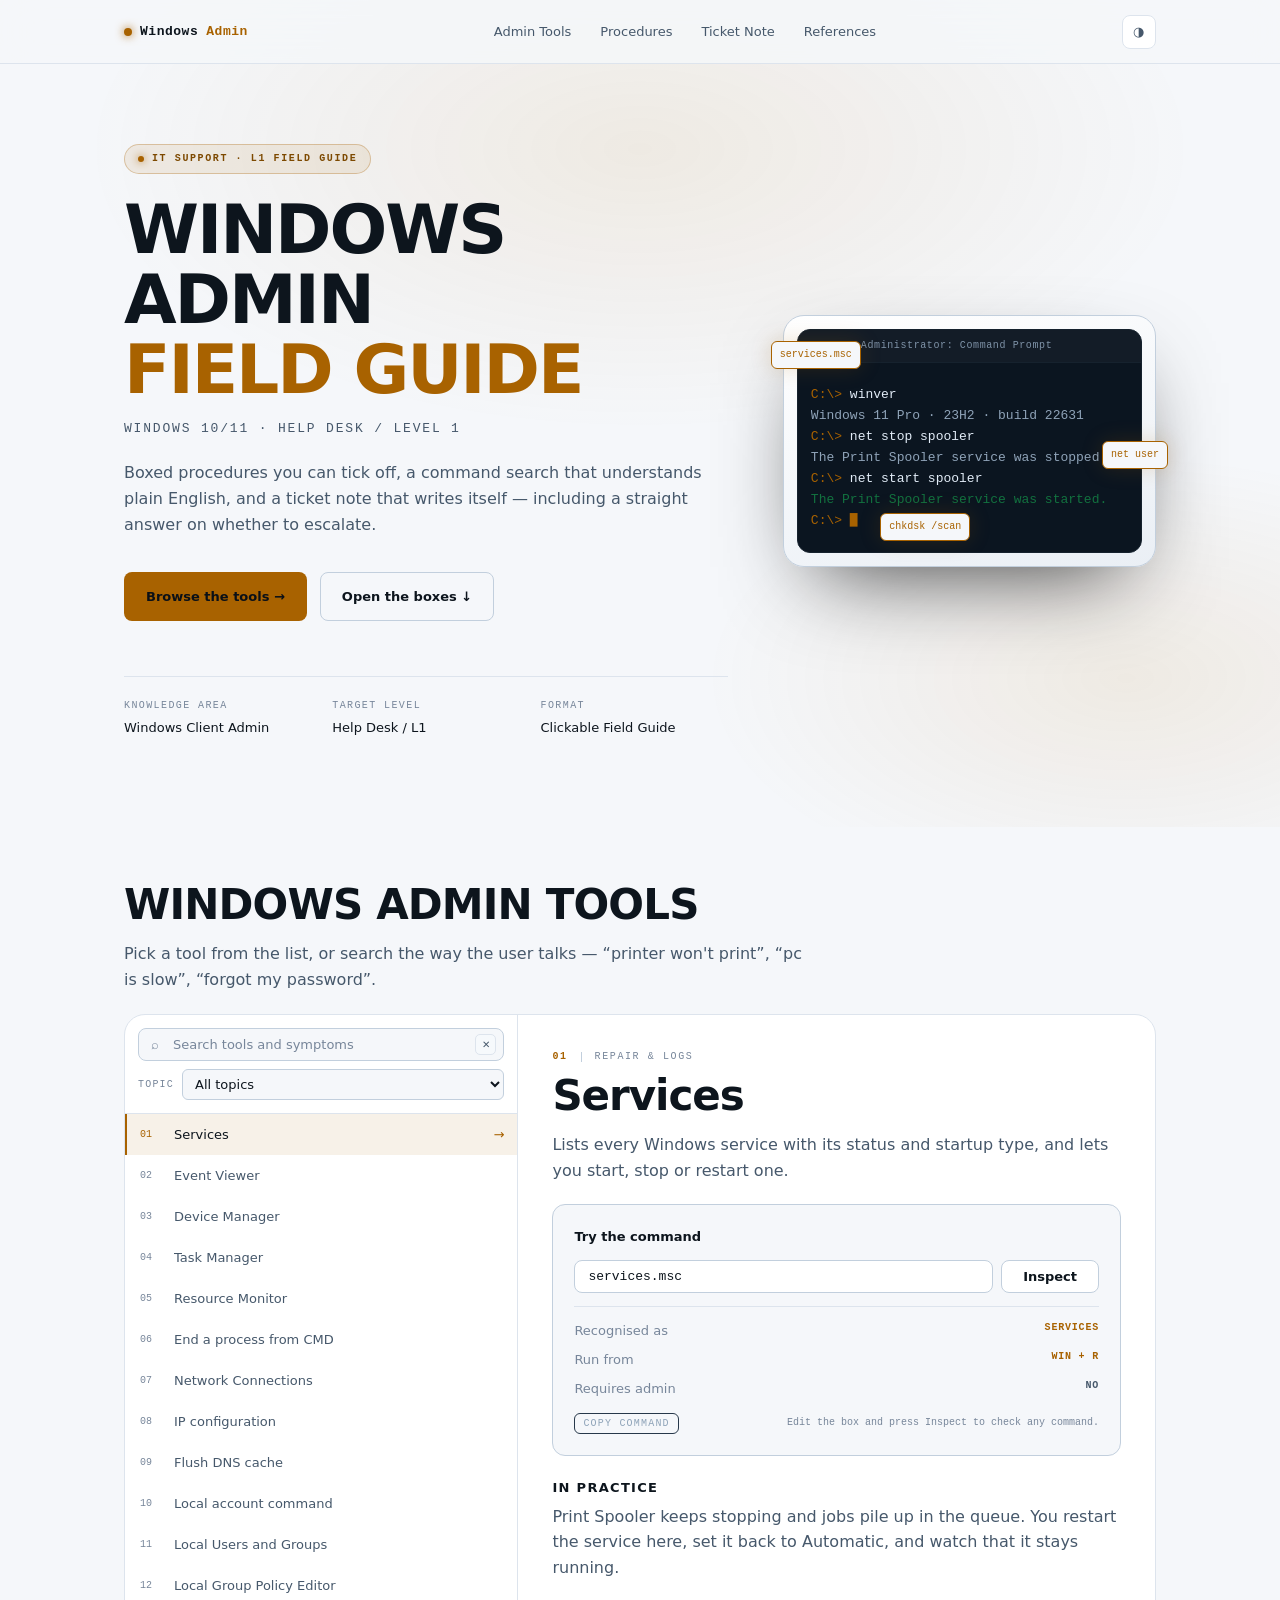
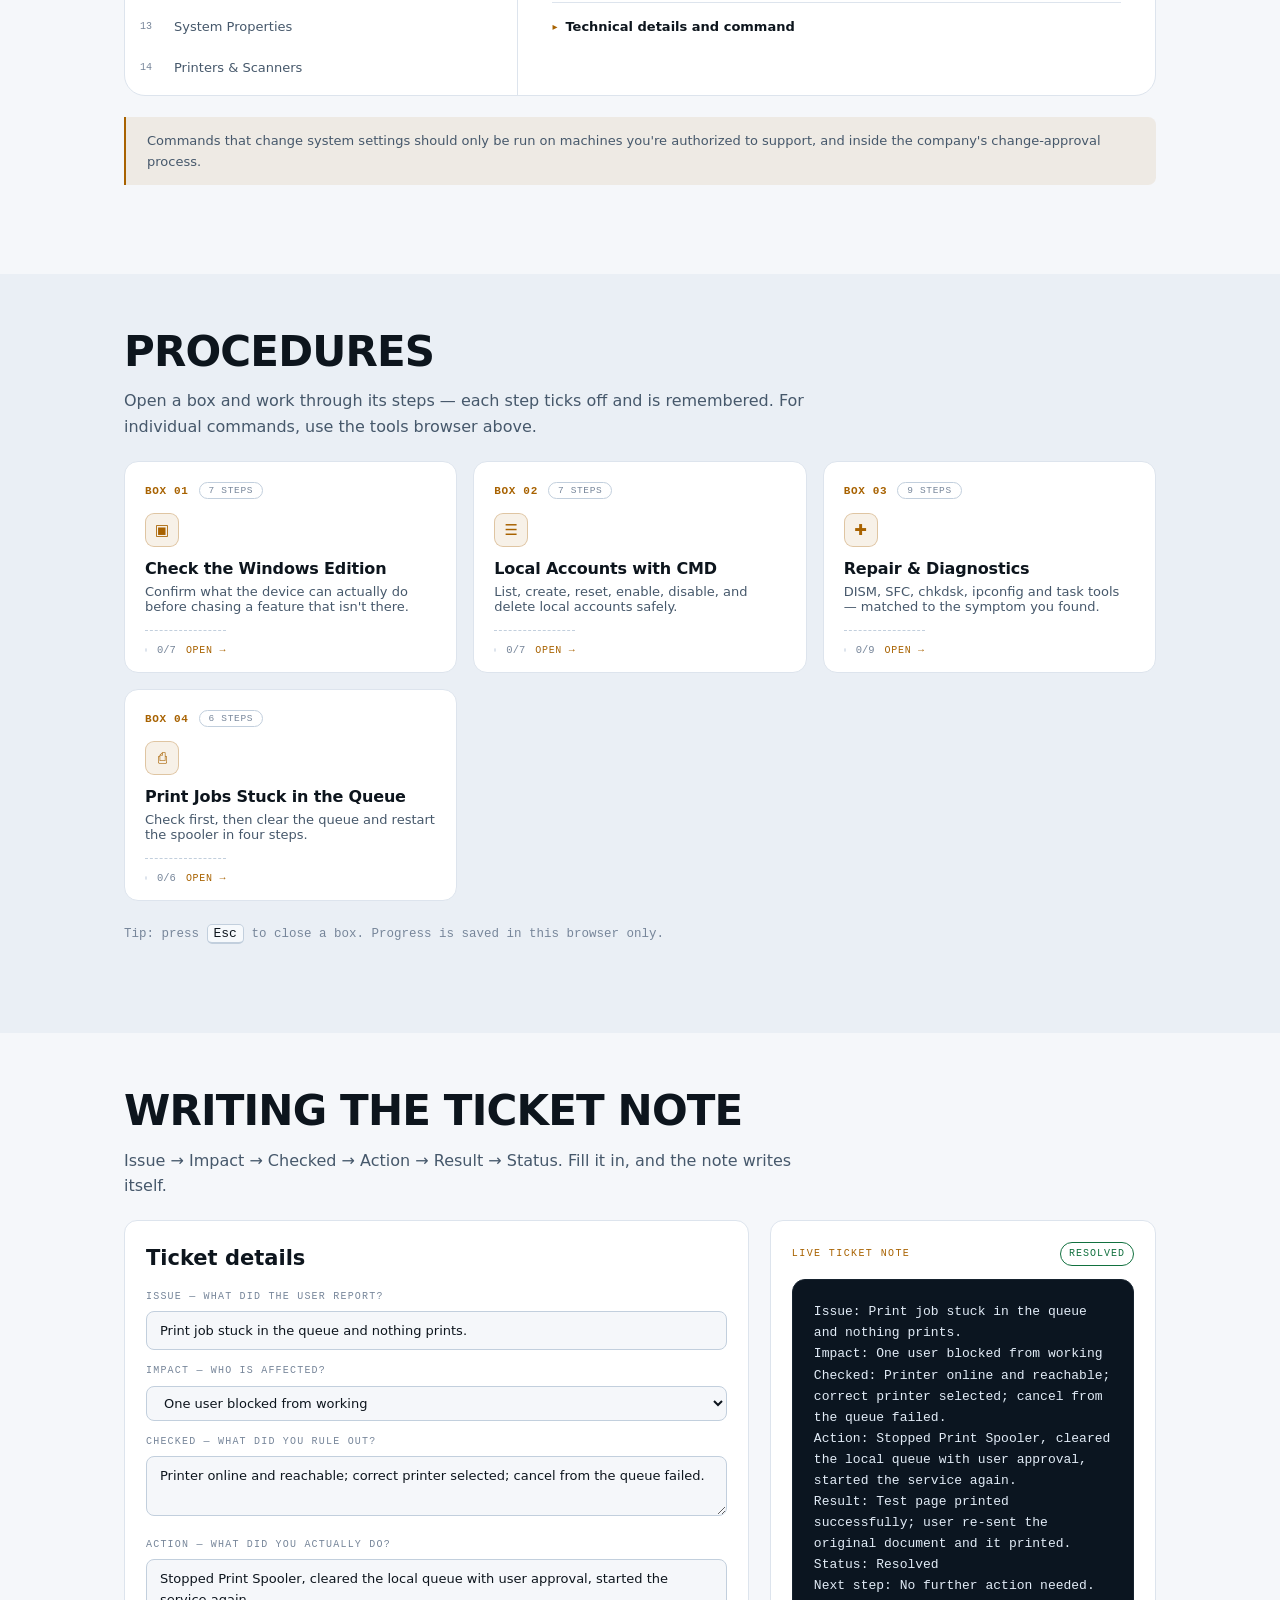
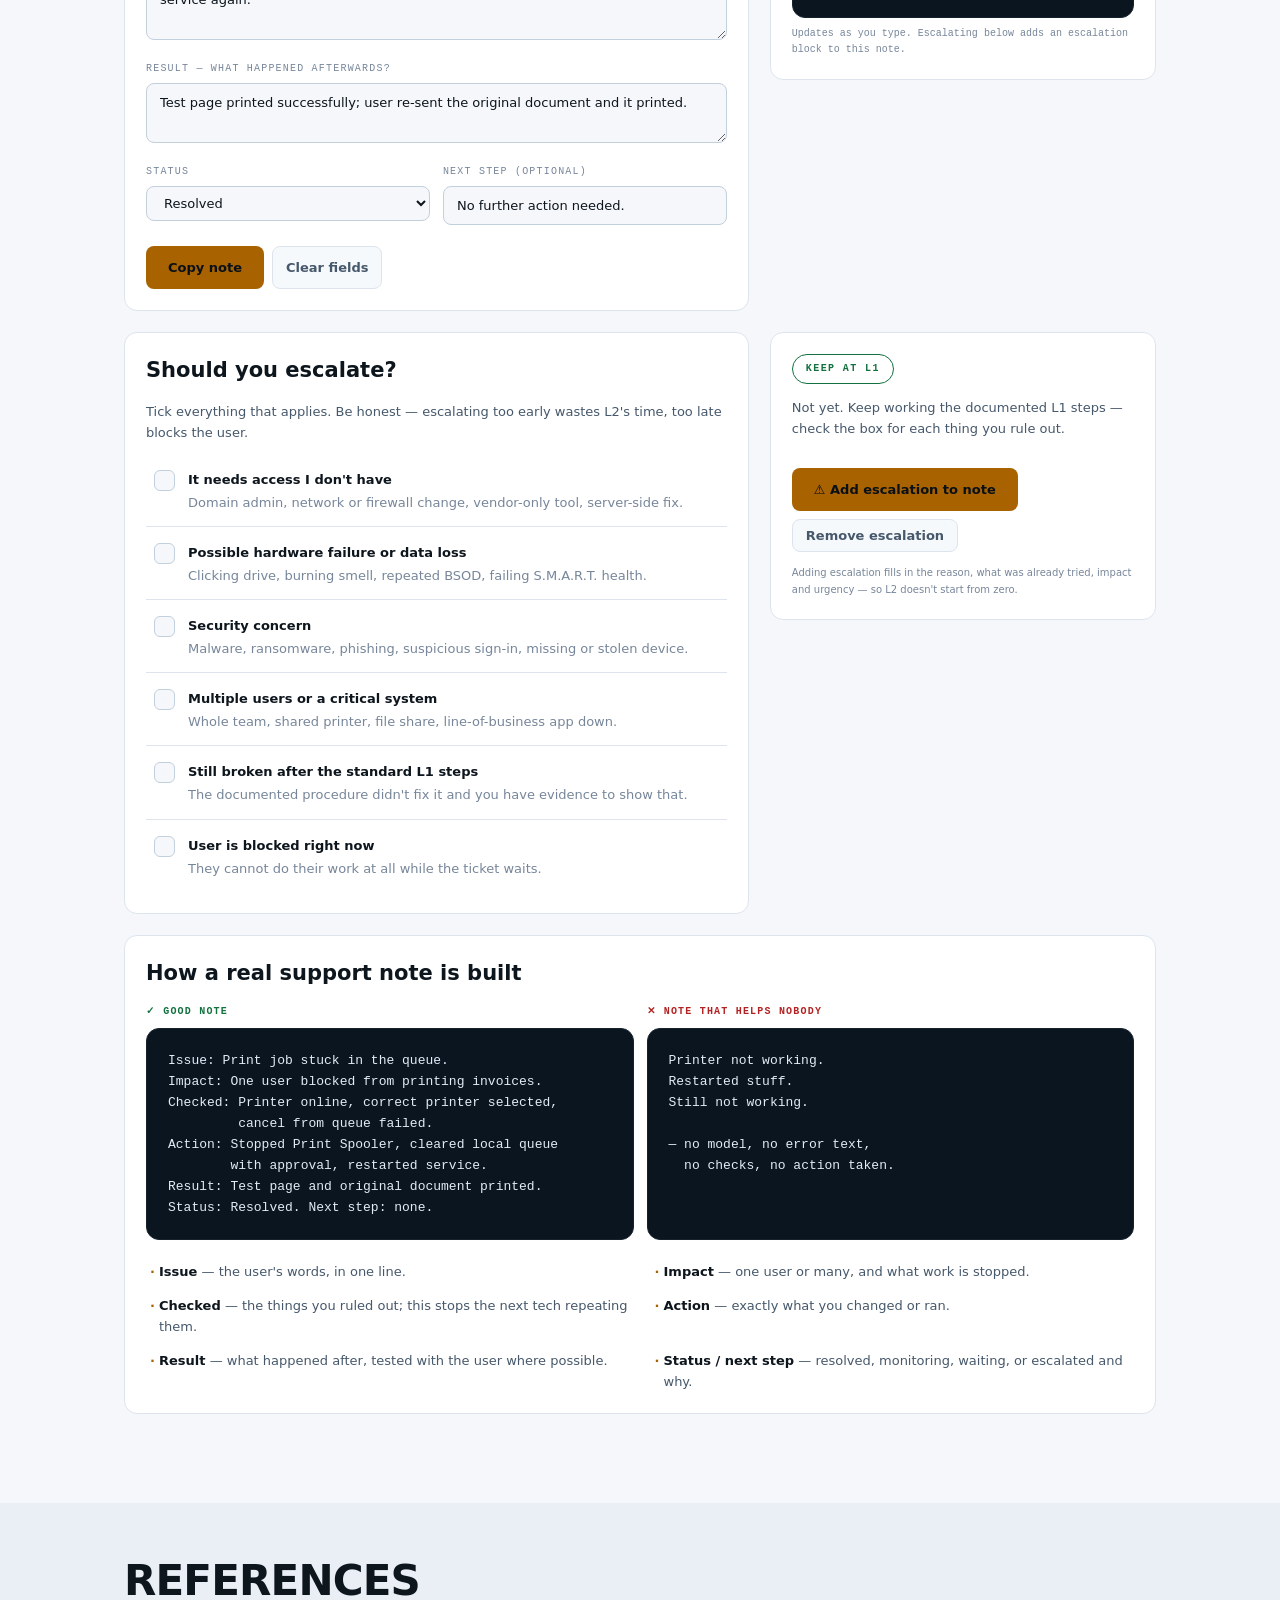
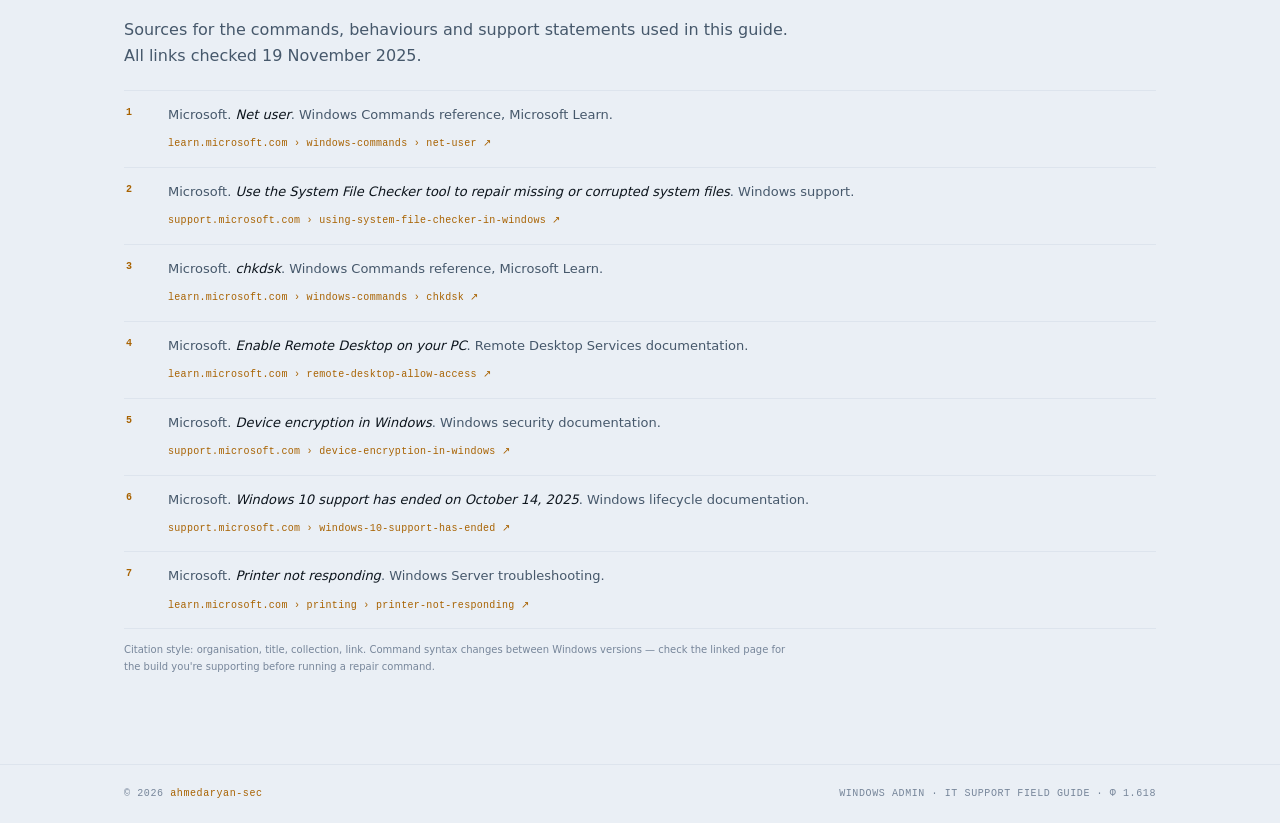
<file: 02-Operating-Systems/windows-admin/index.html>
<!DOCTYPE html>
<html lang="en" data-theme="dark">
<head>
<meta charset="UTF-8" />
<meta name="viewport" content="width=device-width, initial-scale=1.0" />
<title>Windows Admin — IT Support Field Guide</title>
<meta name="description" content="Windows Admin: boxed step-by-step procedures, a plain-language command search, an interactive IT support ticket note with escalation guidance, and Microsoft references." />
<link rel="stylesheet" href="style.css" />
</head>
<body>

<div class="progress-bar" id="progress" aria-hidden="true"></div>

<!-- ============ NAVBAR ============ -->
<header class="navbar">
  <div class="nav-container">
    <a href="#top" class="nav-logo"><span class="logo-dot" aria-hidden="true"></span>Windows <span class="logo-accent">Admin</span></a>
    <nav class="nav-links" aria-label="Main">
      <a class="nav-link" href="#tools">Admin Tools</a>
      <a class="nav-link" href="#boxes">Procedures</a>
      <a class="nav-link" href="#ticket">Ticket Note</a>
      <a class="nav-link" href="#references">References</a>
    </nav>
    <button class="icon-btn" id="themeToggle" type="button" aria-label="Toggle colour theme" title="Toggle theme">
      <span class="theme-icon" aria-hidden="true">◐</span>
    </button>
  </div>
</header>

<main id="top">

  <!-- ============ HERO ============ -->
  <section class="hero">
    <div class="container hero-grid">
      <div class="hero-content">
        <span class="hero-badge"><span class="status-dot" aria-hidden="true"></span>IT Support · L1 Field Guide</span>
        <h1 class="hero-title">Windows Admin<br /><span class="accent">Field Guide</span></h1>
        <p class="hero-subtitle">Windows 10/11 · Help Desk / Level 1</p>
        <p class="hero-description">
          Boxed procedures you can tick off, a command search that understands plain English,
          and a ticket note that writes itself — including a straight answer on whether to escalate.
        </p>
        <div class="hero-cta">
          <a href="#tools" class="btn btn-primary">Browse the tools →</a>
          <a href="#boxes" class="btn btn-secondary">Open the boxes ↓</a>
        </div>
        <div class="hero-meta">
          <div class="meta-item"><span class="meta-label">Knowledge Area</span><span class="meta-value">Windows Client Admin</span></div>
          <div class="meta-item"><span class="meta-label">Target Level</span><span class="meta-value">Help Desk / L1</span></div>
          <div class="meta-item"><span class="meta-label">Format</span><span class="meta-value">Clickable Field Guide</span></div>
        </div>
      </div>

      <div class="hero-visual">
        <div class="visual-frame">
          <div class="terminal" aria-hidden="true">
            <div class="terminal-bar">
              <span class="dot dot-r"></span><span class="dot dot-y"></span><span class="dot dot-g"></span>
              <span class="terminal-title">Administrator: Command Prompt</span>
            </div>
            <div class="terminal-body">
              <p class="term-line l1"><span class="prompt">C:\&gt;</span> winver</p>
              <p class="term-line l2"><span class="out">Windows 11 Pro · 23H2 · build 22631</span></p>
              <p class="term-line l3"><span class="prompt">C:\&gt;</span> net stop spooler</p>
              <p class="term-line l4"><span class="out">The Print Spooler service was stopped.</span></p>
              <p class="term-line l5"><span class="prompt">C:\&gt;</span> net start spooler</p>
              <p class="term-line l6"><span class="out out-ok">The Print Spooler service was started.</span></p>
              <p class="term-line l7"><span class="prompt">C:\&gt;</span> <span class="caret">█</span></p>
            </div>
          </div>
          <span class="visual-tag tag-1">services.msc</span>
          <span class="visual-tag tag-2">net user</span>
          <span class="visual-tag tag-3">chkdsk /scan</span>
        </div>
      </div>
    </div>
  </section>

  <!-- ============ 01 · ADMIN TOOLS BROWSER ============ -->
  <section class="section" id="tools">
    <div class="container">
      <div class="section-header">
        <h2 class="section-title">Windows Admin Tools</h2>
        <p class="section-subtitle">Pick a tool from the list, or search the way the user talks — “printer won't print”, “pc is slow”, “forgot my password”.</p>
      </div>

      <div class="browser">
        <aside class="browser-side">
          <div class="browser-side-head">
            <div class="browser-search">
              <span class="browser-search-icon" aria-hidden="true">⌕</span>
              <input type="search" id="toolSearch" placeholder="Search tools and symptoms" autocomplete="off" spellcheck="false" aria-label="Search tools and symptoms" />
              <button class="browser-clear" id="searchClear" type="button" aria-label="Clear search" hidden>✕</button>
            </div>
            <div class="browser-topic">
              <label for="topicSelect">Topic</label>
              <select id="topicSelect">
                <option value="all">All topics</option>
              </select>
            </div>
          </div>
          <ul class="browser-list" id="toolList" aria-label="Tools"></ul>
          <p class="browser-empty" id="listEmpty" hidden>Nothing matches. Try “printer”, “slow”, “password”, “wifi”, “blue screen”.</p>
        </aside>

        <div class="browser-main" id="toolDetail"></div>
      </div>

      <div class="callout-inline">
        Commands that change system settings should only be run on machines you're authorized to support,
        and inside the company's change-approval process.
      </div>
    </div>
  </section>

  <!-- ============ 02 · PROCEDURES (BOXES) ============ -->
  <section class="section section-alt" id="boxes">
    <div class="container">
      <div class="section-header">
        <h2 class="section-title">Procedures</h2>
        <p class="section-subtitle">Open a box and work through its steps — each step ticks off and is remembered. For individual commands, use the tools browser above.</p>
      </div>

      <div class="box-grid" id="boxGrid">

        <button class="section-box" type="button" data-open="editions">
          <div class="box-top"><span class="box-num">BOX 01</span><span class="box-count" data-count="editions">— steps</span></div>
          <span class="box-icon" aria-hidden="true">▣</span>
          <h3 class="box-title">Check the Windows Edition</h3>
          <p class="box-desc">Confirm what the device can actually do before chasing a feature that isn't there.</p>
          <div class="box-foot">
            <span class="box-track"><span class="box-fill" data-fill="editions"></span></span>
            <span class="box-progress" data-progress="editions">0/0</span>
            <span class="box-open">Open →</span>
          </div>
        </button>

        <button class="section-box" type="button" data-open="accounts">
          <div class="box-top"><span class="box-num">BOX 02</span><span class="box-count" data-count="accounts">— steps</span></div>
          <span class="box-icon" aria-hidden="true">☰</span>
          <h3 class="box-title">Local Accounts with CMD</h3>
          <p class="box-desc">List, create, reset, enable, disable, and delete local accounts safely.</p>
          <div class="box-foot">
            <span class="box-track"><span class="box-fill" data-fill="accounts"></span></span>
            <span class="box-progress" data-progress="accounts">0/0</span>
            <span class="box-open">Open →</span>
          </div>
        </button>

        <button class="section-box" type="button" data-open="repair">
          <div class="box-top"><span class="box-num">BOX 03</span><span class="box-count" data-count="repair">— steps</span></div>
          <span class="box-icon" aria-hidden="true">✚</span>
          <h3 class="box-title">Repair &amp; Diagnostics</h3>
          <p class="box-desc">DISM, SFC, chkdsk, ipconfig and task tools — matched to the symptom you found.</p>
          <div class="box-foot">
            <span class="box-track"><span class="box-fill" data-fill="repair"></span></span>
            <span class="box-progress" data-progress="repair">0/0</span>
            <span class="box-open">Open →</span>
          </div>
        </button>

        <button class="section-box" type="button" data-open="spooler">
          <div class="box-top"><span class="box-num">BOX 04</span><span class="box-count" data-count="spooler">— steps</span></div>
          <span class="box-icon" aria-hidden="true">⎙</span>
          <h3 class="box-title">Print Jobs Stuck in the Queue</h3>
          <p class="box-desc">Check first, then clear the queue and restart the spooler in four steps.</p>
          <div class="box-foot">
            <span class="box-track"><span class="box-fill" data-fill="spooler"></span></span>
            <span class="box-progress" data-progress="spooler">0/0</span>
            <span class="box-open">Open →</span>
          </div>
        </button>

      </div>

      <p class="grid-hint">Tip: press <kbd>Esc</kbd> to close a box. Progress is saved in this browser only.</p>
    </div>
  </section>

  <!-- ============ 03 · TICKET NOTE ============ -->
  <section class="section" id="ticket">
    <div class="container">
      <div class="section-header">
        <h2 class="section-title">Writing the Ticket Note</h2>
        <p class="section-subtitle">Issue → Impact → Checked → Action → Result → Status. Fill it in, and the note writes itself.</p>
      </div>

      <div class="ticket-grid">

        <!-- builder -->
        <div class="ticket-builder">
          <h3 class="panel-title">Ticket details</h3>

          <div class="field">
            <label for="fIssue">Issue — what did the user report?</label>
            <input id="fIssue" type="text" value="Print job stuck in the queue and nothing prints." />
          </div>

          <div class="field">
            <label for="fImpact">Impact — who is affected?</label>
            <select id="fImpact">
              <option>One user blocked from working</option>
              <option>One user inconvenienced, can still work</option>
              <option>Multiple users affected</option>
              <option>Business-critical system or service down</option>
              <option>Unknown / not yet confirmed</option>
            </select>
          </div>

          <div class="field">
            <label for="fChecked">Checked — what did you rule out?</label>
            <textarea id="fChecked" rows="2">Printer online and reachable; correct printer selected; cancel from the queue failed.</textarea>
          </div>

          <div class="field">
            <label for="fAction">Action — what did you actually do?</label>
            <textarea id="fAction" rows="3">Stopped Print Spooler, cleared the local queue with user approval, started the service again.</textarea>
          </div>

          <div class="field">
            <label for="fResult">Result — what happened afterwards?</label>
            <textarea id="fResult" rows="2">Test page printed successfully; user re-sent the original document and it printed.</textarea>
          </div>

          <div class="field-row">
            <div class="field">
              <label for="fStatus">Status</label>
              <select id="fStatus">
                <option>Resolved</option>
                <option>Monitoring</option>
                <option>Awaiting user response</option>
                <option>Escalated</option>
              </select>
            </div>
            <div class="field">
              <label for="fNext">Next step (optional)</label>
              <input id="fNext" type="text" value="No further action needed." />
            </div>
          </div>

          <div class="builder-actions">
            <button class="btn btn-primary" type="button" id="copyNote">Copy note</button>
            <button class="btn btn-ghost" type="button" id="clearNote">Clear fields</button>
          </div>
        </div>

        <!-- live preview -->
        <div class="ticket-preview">
          <div class="preview-head">
            <span class="preview-label">Live ticket note</span>
            <span class="status-pill" id="noteStatus">Resolved</span>
          </div>
          <pre class="ticket-pre" id="notePreview"></pre>
          <p class="preview-foot">Updates as you type. Escalating below adds an escalation block to this note.</p>
        </div>
      </div>

      <!-- escalation -->
      <div class="escalation-grid">
        <div class="esc-panel">
          <h3 class="panel-title">Should you escalate?</h3>
          <p class="esc-intro">Tick everything that applies. Be honest — escalating too early wastes L2's time, too late blocks the user.</p>

          <ul class="esc-list" id="escList">
            <li>
              <label>
                <input type="checkbox" data-esc="access" />
                <span class="esc-box" aria-hidden="true"></span>
                <span class="esc-text"><strong>It needs access I don't have</strong>Domain admin, network or firewall change, vendor-only tool, server-side fix.</span>
              </label>
            </li>
            <li>
              <label>
                <input type="checkbox" data-esc="hardware" />
                <span class="esc-box" aria-hidden="true"></span>
                <span class="esc-text"><strong>Possible hardware failure or data loss</strong>Clicking drive, burning smell, repeated BSOD, failing S.M.A.R.T. health.</span>
              </label>
            </li>
            <li>
              <label>
                <input type="checkbox" data-esc="security" />
                <span class="esc-box" aria-hidden="true"></span>
                <span class="esc-text"><strong>Security concern</strong>Malware, ransomware, phishing, suspicious sign-in, missing or stolen device.</span>
              </label>
            </li>
            <li>
              <label>
                <input type="checkbox" data-esc="critical" />
                <span class="esc-box" aria-hidden="true"></span>
                <span class="esc-text"><strong>Multiple users or a critical system</strong>Whole team, shared printer, file share, line-of-business app down.</span>
              </label>
            </li>
            <li>
              <label>
                <input type="checkbox" data-esc="unresolved" />
                <span class="esc-box" aria-hidden="true"></span>
                <span class="esc-text"><strong>Still broken after the standard L1 steps</strong>The documented procedure didn't fix it and you have evidence to show that.</span>
              </label>
            </li>
            <li>
              <label>
                <input type="checkbox" data-esc="blocked" />
                <span class="esc-box" aria-hidden="true"></span>
                <span class="esc-text"><strong>User is blocked right now</strong>They cannot do their work at all while the ticket waits.</span>
              </label>
            </li>
          </ul>
        </div>

        <div class="esc-verdict" id="escVerdict" data-level="hold">
          <span class="verdict-badge" id="verdictBadge">KEEP AT L1</span>
          <p class="verdict-text" id="verdictText">Nothing ticked yet. Keep working the documented L1 steps and record what you find.</p>
          <ul class="verdict-reasons" id="verdictReasons"></ul>

          <div class="esc-actions">
            <button class="btn btn-primary" type="button" id="escalateBtn">⚠ Add escalation to note</button>
            <button class="btn btn-ghost" type="button" id="removeEscalation" hidden>Remove escalation</button>
          </div>
          <p class="esc-hint">Adding escalation fills in the reason, what was already tried, impact and urgency — so L2 doesn't start from zero.</p>
        </div>
      </div>

      <!-- anatomy -->
      <div class="anatomy">
        <h3 class="panel-title">How a real support note is built</h3>
        <div class="anatomy-grid">
          <div class="anatomy-col good">
            <h4><span aria-hidden="true">✓</span> Good note</h4>
            <pre>Issue: Print job stuck in the queue.
Impact: One user blocked from printing invoices.
Checked: Printer online, correct printer selected,
         cancel from queue failed.
Action: Stopped Print Spooler, cleared local queue
        with approval, restarted service.
Result: Test page and original document printed.
Status: Resolved. Next step: none.</pre>
          </div>
          <div class="anatomy-col bad">
            <h4><span aria-hidden="true">✕</span> Note that helps nobody</h4>
            <pre>Printer not working.
Restarted stuff.
Still not working.

— no model, no error text,
  no checks, no action taken.</pre>
          </div>
        </div>
        <ul class="anatomy-list">
          <li><strong>Issue</strong> — the user's words, in one line.</li>
          <li><strong>Impact</strong> — one user or many, and what work is stopped.</li>
          <li><strong>Checked</strong> — the things you ruled out; this stops the next tech repeating them.</li>
          <li><strong>Action</strong> — exactly what you changed or ran.</li>
          <li><strong>Result</strong> — what happened after, tested with the user where possible.</li>
          <li><strong>Status / next step</strong> — resolved, monitoring, waiting, or escalated and why.</li>
        </ul>
      </div>
    </div>
  </section>

  <!-- ============ 04 · REFERENCES ============ -->
  <section class="section section-alt" id="references">
    <div class="container">
      <div class="section-header">
        <h2 class="section-title">References</h2>
        <p class="section-subtitle">Sources for the commands, behaviours and support statements used in this guide. All links checked 19 November 2025.</p>
      </div>

      <ol class="refs-list">
        <li>
          <span class="refs-num">1</span>
          <div class="refs-body">
            <p class="refs-cite">Microsoft. <em>Net user</em>. Windows Commands reference, Microsoft Learn.</p>
            <a class="refs-url" href="https://learn.microsoft.com/en-us/windows-server/administration/windows-commands/net-user" target="_blank" rel="noopener">learn.microsoft.com › windows-commands › net-user <span aria-hidden="true">↗</span></a>
          </div>
        </li>
        <li>
          <span class="refs-num">2</span>
          <div class="refs-body">
            <p class="refs-cite">Microsoft. <em>Use the System File Checker tool to repair missing or corrupted system files</em>. Windows support.</p>
            <a class="refs-url" href="https://support.microsoft.com/en-us/windows/experience/backup-recovery/using-system-file-checker-in-windows" target="_blank" rel="noopener">support.microsoft.com › using-system-file-checker-in-windows <span aria-hidden="true">↗</span></a>
          </div>
        </li>
        <li>
          <span class="refs-num">3</span>
          <div class="refs-body">
            <p class="refs-cite">Microsoft. <em>chkdsk</em>. Windows Commands reference, Microsoft Learn.</p>
            <a class="refs-url" href="https://learn.microsoft.com/en-us/windows-server/administration/windows-commands/chkdsk" target="_blank" rel="noopener">learn.microsoft.com › windows-commands › chkdsk <span aria-hidden="true">↗</span></a>
          </div>
        </li>
        <li>
          <span class="refs-num">4</span>
          <div class="refs-body">
            <p class="refs-cite">Microsoft. <em>Enable Remote Desktop on your PC</em>. Remote Desktop Services documentation.</p>
            <a class="refs-url" href="https://learn.microsoft.com/en-us/windows-server/remote/remote-desktop-services/remotepc/remote-desktop-allow-access" target="_blank" rel="noopener">learn.microsoft.com › remote-desktop-allow-access <span aria-hidden="true">↗</span></a>
          </div>
        </li>
        <li>
          <span class="refs-num">5</span>
          <div class="refs-body">
            <p class="refs-cite">Microsoft. <em>Device encryption in Windows</em>. Windows security documentation.</p>
            <a class="refs-url" href="https://support.microsoft.com/en-gb/windows/security/encryption/device-encryption-in-windows" target="_blank" rel="noopener">support.microsoft.com › device-encryption-in-windows <span aria-hidden="true">↗</span></a>
          </div>
        </li>
        <li>
          <span class="refs-num">6</span>
          <div class="refs-body">
            <p class="refs-cite">Microsoft. <em>Windows 10 support has ended on October 14, 2025</em>. Windows lifecycle documentation.</p>
            <a class="refs-url" href="https://support.microsoft.com/en-us/windows/deployment/updates-lifecycle/windows-10-support-has-ended-on-october-14-2025" target="_blank" rel="noopener">support.microsoft.com › windows-10-support-has-ended <span aria-hidden="true">↗</span></a>
          </div>
        </li>
        <li>
          <span class="refs-num">7</span>
          <div class="refs-body">
            <p class="refs-cite">Microsoft. <em>Printer not responding</em>. Windows Server troubleshooting.</p>
            <a class="refs-url" href="https://learn.microsoft.com/en-us/troubleshoot/windows-server/printing/printer-not-responding" target="_blank" rel="noopener">learn.microsoft.com › printing › printer-not-responding <span aria-hidden="true">↗</span></a>
          </div>
        </li>
      </ol>

      <p class="refs-foot">
        Citation style: organisation, title, collection, link. Command syntax changes between Windows versions —
        check the linked page for the build you're supporting before running a repair command.
      </p>
    </div>
  </section>

</main>

<!-- ============ FOOTER ============ -->
<footer class="footer">
  <div class="container footer-bottom">
    <span class="copyright">© 2026 <a href="https://github.com/ahmedaryan-sec" target="_blank" rel="noopener">ahmedaryan-sec</a></span>
    <span class="footer-name">Windows Admin · IT Support Field Guide · φ 1.618</span>
  </div>
</footer>

<!-- back to top -->
<button class="to-top" id="toTop" type="button" aria-label="Back to top" title="Back to top">↑</button>

<!-- ============ MODAL ============ -->
<div class="modal" id="modal" role="dialog" aria-modal="true" aria-labelledby="modalTitle" aria-hidden="true">
  <div class="modal-backdrop" data-close></div>
  <div class="modal-panel" role="document">
    <header class="modal-head">
      <div class="modal-heading">
        <span class="modal-num" id="modalNum">BOX 00</span>
        <h2 class="modal-title" id="modalTitle">Box</h2>
        <p class="modal-sub" id="modalSub"></p>
      </div>
      <button class="modal-close" type="button" data-close aria-label="Close box">✕</button>
    </header>

    <div class="modal-meter">
      <span class="meter-text" id="modalMeterText">0 / 0 complete</span>
      <span class="meter-track"><span class="meter-fill" id="modalMeterFill"></span></span>
    </div>

    <div class="modal-body" id="modalBody"></div>

    <footer class="modal-foot">
      <button class="btn btn-ghost" type="button" id="modalReset">Reset this box</button>
      <div class="modal-nav">
        <button class="btn btn-ghost" type="button" id="modalPrev">← Previous</button>
        <button class="btn btn-primary" type="button" id="modalNext">Next box →</button>
      </div>
    </footer>
  </div>
</div>

<!-- ============================================================
     BOX CONTENT TEMPLATES
     ============================================================ -->

<!-- BOX 01 · EDITIONS -->
<template id="tpl-editions" data-title="Check the Windows Edition" data-num="BOX 01"
          data-sub="Before troubleshooting a missing Windows feature, check which edition is installed.">
  <ol class="step-list">
    <li class="step">
      <label class="step-label">
        <input type="checkbox" data-step-id="ed-1" />
        <span class="step-box" aria-hidden="true"></span>
        <span class="step-content">
          <span class="step-title">Run <code class="inline">winver</code></span>
          <span class="step-text">Press <kbd>Win</kbd> + <kbd>R</kbd>, type <code class="inline">winver</code>, and press Enter.</span>
        </span>
      </label>
      <div class="code-block"><code>winver</code><button class="copy-btn" type="button" data-copy="winver">Copy</button></div>
    </li>

    <li class="step">
      <label class="step-label">
        <input type="checkbox" data-step-id="ed-2" />
        <span class="step-box" aria-hidden="true"></span>
        <span class="step-content">
          <span class="step-title">Confirm in Settings</span>
          <span class="step-text">Also available at <strong>Settings &gt; System &gt; About</strong> — edition, version, and build number.</span>
        </span>
      </label>
    </li>

    <li class="step">
      <label class="step-label">
        <input type="checkbox" data-step-id="ed-3" />
        <span class="step-box" aria-hidden="true"></span>
        <span class="step-content">
          <span class="step-title">Record the edition in the ticket</span>
          <span class="step-text">Home, Pro, or Enterprise — the next technician needs this before anything else.</span>
        </span>
      </label>
    </li>

    <li class="step">
      <label class="step-label">
        <input type="checkbox" data-step-id="ed-4" />
        <span class="step-box" aria-hidden="true"></span>
        <span class="step-content">
          <span class="step-title">Rule out Home-only limitations</span>
          <span class="step-text">If the device is Home, these features are simply not there — no further troubleshooting will change that.</span>
        </span>
      </label>
      <div class="table-wrap">
        <table class="compare-table">
          <thead>
            <tr><th scope="col">Feature</th><th scope="col">Home</th><th scope="col">Pro</th><th scope="col">Enterprise</th></tr>
          </thead>
          <tbody>
            <tr><th scope="row">Join an on-premises Active Directory domain</th><td class="no">No</td><td class="yes">Yes</td><td class="yes">Yes</td></tr>
            <tr><th scope="row">Local Group Policy Editor</th><td class="no">No</td><td class="yes">Yes</td><td class="yes">Yes</td></tr>
            <tr><th scope="row">Local Users and Groups</th><td class="no">No</td><td class="yes">Yes</td><td class="yes">Yes</td></tr>
            <tr><th scope="row">Full BitLocker management</th><td class="no">No</td><td class="yes">Yes</td><td class="yes">Yes</td></tr>
            <tr><th scope="row">Remote Desktop host</th><td class="no">No</td><td class="yes">Yes</td><td class="yes">Yes</td></tr>
          </tbody>
        </table>
      </div>
    </li>

    <li class="step">
      <label class="step-label">
        <input type="checkbox" data-step-id="ed-5" />
        <span class="step-box" aria-hidden="true"></span>
        <span class="step-content">
          <span class="step-title">Remember the two Home exceptions</span>
          <span class="step-text">Device Encryption on Home is not full BitLocker management. Home can connect <em>to</em> another PC over Remote Desktop, but cannot act as the host.</span>
        </span>
      </label>
    </li>

    <li class="step">
      <label class="step-label">
        <input type="checkbox" data-step-id="ed-6" />
        <span class="step-box" aria-hidden="true"></span>
        <span class="step-content">
          <span class="step-title">Keep investigating beyond the edition</span>
          <span class="step-text">A domain-join failure can also be network access, DNS, permissions, or company policy.</span>
        </span>
      </label>
    </li>

    <li class="step">
      <label class="step-label">
        <input type="checkbox" data-step-id="ed-7" />
        <span class="step-box" aria-hidden="true"></span>
        <span class="step-content">
          <span class="step-title">Check the support status</span>
          <span class="step-text">Regular support for most Windows 10 editions ended 14 Oct 2025 — for work devices, check the organisation's upgrade or ESU plan.</span>
        </span>
      </label>
    </li>
  </ol>
</template>

<!-- BOX 02 · ACCOUNTS -->
<template id="tpl-accounts" data-title="Local Accounts with CMD" data-num="BOX 02"
          data-sub="Open Command Prompt as administrator. These manage the local computer, not Active Directory.">
  <div class="modal-note warn"><span aria-hidden="true">⚠</span> Only reset a password after confirming identity and following company procedure. Check the actual need before granting administrator access.</div>
  <ol class="step-list">
    <li class="step">
      <label class="step-label">
        <input type="checkbox" data-step-id="ac-1" />
        <span class="step-box" aria-hidden="true"></span>
        <span class="step-content">
          <span class="step-title">List local users</span>
          <span class="step-text">Confirm the exact account name before changing anything.</span>
        </span>
      </label>
      <div class="code-block"><code>net user</code><button class="copy-btn" type="button" data-copy="net user">Copy</button></div>
    </li>
    <li class="step">
      <label class="step-label">
        <input type="checkbox" data-step-id="ac-2" />
        <span class="step-box" aria-hidden="true"></span>
        <span class="step-content">
          <span class="step-title">Create a local user</span>
          <span class="step-text">The <code class="inline">*</code> asks for the password instead of putting it in the command. Use a password that meets the organisation's rules.</span>
        </span>
      </label>
      <div class="code-block"><code>net user TechUser * /add</code><button class="copy-btn" type="button" data-copy="net user TechUser * /add">Copy</button></div>
    </li>
    <li class="step">
      <label class="step-label">
        <input type="checkbox" data-step-id="ac-3" />
        <span class="step-box" aria-hidden="true"></span>
        <span class="step-content">
          <span class="step-title">Change a password</span>
          <span class="step-text">Verify the user's identity first and record that the reset was requested and approved.</span>
        </span>
      </label>
      <div class="code-block"><code>net user TechUser *</code><button class="copy-btn" type="button" data-copy="net user TechUser *">Copy</button></div>
    </li>
    <li class="step">
      <label class="step-label">
        <input type="checkbox" data-step-id="ac-4" />
        <span class="step-box" aria-hidden="true"></span>
        <span class="step-content">
          <span class="step-title">Add to local Administrators</span>
          <span class="step-text">The group name may differ on non-English Windows installations.</span>
        </span>
      </label>
      <div class="code-block"><code>net localgroup Administrators TechUser /add</code><button class="copy-btn" type="button" data-copy="net localgroup Administrators TechUser /add">Copy</button></div>
    </li>
    <li class="step">
      <label class="step-label">
        <input type="checkbox" data-step-id="ac-5" />
        <span class="step-box" aria-hidden="true"></span>
        <span class="step-content">
          <span class="step-title">Enable a disabled account</span>
          <span class="step-text">This does <strong>not</strong> clear a lockout caused by failed sign-in attempts.</span>
        </span>
      </label>
      <div class="code-block"><code>net user TechUser /active:yes</code><button class="copy-btn" type="button" data-copy="net user TechUser /active:yes">Copy</button></div>
    </li>
    <li class="step">
      <label class="step-label">
        <input type="checkbox" data-step-id="ac-6" />
        <span class="step-box" aria-hidden="true"></span>
        <span class="step-content">
          <span class="step-title">Disable an account</span>
          <span class="step-text">Confirm with the user's manager or the ticket before removing access.</span>
        </span>
      </label>
      <div class="code-block"><code>net user TechUser /active:no</code><button class="copy-btn" type="button" data-copy="net user TechUser /active:no">Copy</button></div>
    </li>
    <li class="step">
      <label class="step-label">
        <input type="checkbox" data-step-id="ac-7" />
        <span class="step-box" aria-hidden="true"></span>
        <span class="step-content">
          <span class="step-title">Delete an account</span>
          <span class="step-text">Check the username and policy first. This does not remove the user-profile files automatically.</span>
        </span>
      </label>
      <div class="code-block"><code>net user TechUser /delete</code><button class="copy-btn" type="button" data-copy="net user TechUser /delete">Copy</button></div>
    </li>
  </ol>
</template>

<!-- BOX 03 · REPAIR -->
<template id="tpl-repair" data-title="Repair &amp; Diagnostics" data-num="BOX 03"
          data-sub="Use the command that matches what you found — not all of them.">
  <ol class="step-list">
    <li class="step">
      <label class="step-label">
        <input type="checkbox" data-step-id="rp-1" />
        <span class="step-box" aria-hidden="true"></span>
        <span class="step-content">
          <span class="step-title">Repair the Windows image (DISM)</span>
          <span class="step-text">First step when components or system files seem corrupted. Run in an elevated prompt and read the result.</span>
        </span>
      </label>
      <div class="code-block"><code>DISM /Online /Cleanup-Image /RestoreHealth</code><button class="copy-btn" type="button" data-copy="DISM /Online /Cleanup-Image /RestoreHealth">Copy</button></div>
    </li>
    <li class="step">
      <label class="step-label">
        <input type="checkbox" data-step-id="rp-2" />
        <span class="step-box" aria-hidden="true"></span>
        <span class="step-content">
          <span class="step-title">Check protected system files (SFC)</span>
          <span class="step-text">Run after DISM. It tries to replace damaged copies and reports whether it could.</span>
        </span>
      </label>
      <div class="code-block"><code>sfc /scannow</code><button class="copy-btn" type="button" data-copy="sfc /scannow">Copy</button></div>
    </li>
    <li class="step">
      <label class="step-label">
        <input type="checkbox" data-step-id="rp-3" />
        <span class="step-box" aria-hidden="true"></span>
        <span class="step-content">
          <span class="step-title">Scan the file system</span>
          <span class="step-text">Online scan of C: first — it does not need a reboot.</span>
        </span>
      </label>
      <div class="code-block"><code>chkdsk C: /scan</code><button class="copy-btn" type="button" data-copy="chkdsk C: /scan">Copy</button></div>
    </li>
    <li class="step">
      <label class="step-label">
        <input type="checkbox" data-step-id="rp-4" />
        <span class="step-box" aria-hidden="true"></span>
        <span class="step-content">
          <span class="step-title">Repair file-system errors</span>
          <span class="step-text">Windows may schedule this for the next restart because C: is in use — arrange downtime first. <code class="inline">/r</code> checks for bad sectors and takes much longer, so it isn't a default step. If a drive may be failing, protect the data first.</span>
        </span>
      </label>
      <div class="code-block"><code>chkdsk C: /f</code><button class="copy-btn" type="button" data-copy="chkdsk C: /f">Copy</button></div>
    </li>
    <li class="step">
      <label class="step-label">
        <input type="checkbox" data-step-id="rp-5" />
        <span class="step-box" aria-hidden="true"></span>
        <span class="step-content">
          <span class="step-title">Read the network configuration</span>
          <span class="step-text">IP address, gateway, DNS servers, and adapter details in one output — copy the relevant lines into the ticket.</span>
        </span>
      </label>
      <div class="code-block"><code>ipconfig /all</code><button class="copy-btn" type="button" data-copy="ipconfig /all">Copy</button></div>
    </li>
    <li class="step">
      <label class="step-label">
        <input type="checkbox" data-step-id="rp-6" />
        <span class="step-box" aria-hidden="true"></span>
        <span class="step-content">
          <span class="step-title">Renew the DHCP lease</span>
          <span class="step-text">Only if the device is on DHCP and there is a lease problem. This briefly drops the connection — avoid it during a remote session unless you have another way back in.</span>
        </span>
      </label>
      <div class="code-block"><code>ipconfig /release
ipconfig /renew</code><button class="copy-btn" type="button" data-copy="ipconfig /release&#10;ipconfig /renew">Copy</button></div>
    </li>
    <li class="step">
      <label class="step-label">
        <input type="checkbox" data-step-id="rp-7" />
        <span class="step-box" aria-hidden="true"></span>
        <span class="step-content">
          <span class="step-title">Flush the DNS cache</span>
          <span class="step-text">For stale or wrong name resolution. This does not change the configured DNS server.</span>
        </span>
      </label>
      <div class="code-block"><code>ipconfig /flushdns</code><button class="copy-btn" type="button" data-copy="ipconfig /flushdns">Copy</button></div>
    </li>
    <li class="step">
      <label class="step-label">
        <input type="checkbox" data-step-id="rp-8" />
        <span class="step-box" aria-hidden="true"></span>
        <span class="step-content">
          <span class="step-title">List processes</span>
          <span class="step-text">Find the actual process name and PID before closing anything.</span>
        </span>
      </label>
      <div class="code-block"><code>tasklist
tasklist | findstr /I chrome</code><button class="copy-btn" type="button" data-copy="tasklist&#10;tasklist | findstr /I chrome">Copy</button></div>
    </li>
    <li class="step">
      <label class="step-label">
        <input type="checkbox" data-step-id="rp-9" />
        <span class="step-box" aria-hidden="true"></span>
        <span class="step-content">
          <span class="step-title">End an unresponsive process</span>
          <span class="step-text">Try closing the app normally first. Prefer the specific PID; <code class="inline">/IM</code> closes every matching process and can lose unsaved work.</span>
        </span>
      </label>
      <div class="code-block"><code>taskkill /PID 1234 /F
taskkill /IM chrome.exe /F</code><button class="copy-btn" type="button" data-copy="taskkill /PID 1234 /F&#10;taskkill /IM chrome.exe /F">Copy</button></div>
    </li>
  </ol>
</template>

<!-- BOX 04 · SPOOLER -->
<template id="tpl-spooler" data-title="Print Jobs Stuck in the Queue" data-num="BOX 04"
          data-sub="A user sends a document but the job stays in the queue and nothing prints.">
  <div class="modal-note warn"><span aria-hidden="true">⚠</span> Clearing the queue removes <strong>all pending jobs</strong> on that computer, not just the stuck one. Check with affected users before clearing a shared queue.</div>
  <ol class="step-list">
    <li class="step">
      <label class="step-label">
        <input type="checkbox" data-step-id="sp-1" />
        <span class="step-box" aria-hidden="true"></span>
        <span class="step-content">
          <span class="step-title">Check before resetting anything</span>
          <span class="step-text">Is the printer online and reachable? Is the correct printer selected? Can the job be cancelled from the queue?</span>
        </span>
      </label>
    </li>
    <li class="step">
      <label class="step-label">
        <input type="checkbox" data-step-id="sp-2" />
        <span class="step-box" aria-hidden="true"></span>
        <span class="step-content">
          <span class="step-title">Stop the Print Spooler service</span>
          <span class="step-text">Elevated Command Prompt on the affected computer.</span>
        </span>
      </label>
      <div class="code-block"><code>net stop spooler</code><button class="copy-btn" type="button" data-copy="net stop spooler">Copy</button></div>
    </li>
    <li class="step">
      <label class="step-label">
        <input type="checkbox" data-step-id="sp-3" />
        <span class="step-box" aria-hidden="true"></span>
        <span class="step-content">
          <span class="step-title">Clear the spool files</span>
          <span class="step-text">Deletes the queued files only — do not delete the <code class="inline">PRINTERS</code> folder itself.</span>
        </span>
      </label>
      <div class="code-block"><code>del /Q /F "%SystemRoot%\System32\spool\PRINTERS\*"</code><button class="copy-btn" type="button" data-copy="del /Q /F &quot;%SystemRoot%\System32\spool\PRINTERS\*&quot;">Copy</button></div>
    </li>
    <li class="step">
      <label class="step-label">
        <input type="checkbox" data-step-id="sp-4" />
        <span class="step-box" aria-hidden="true"></span>
        <span class="step-content">
          <span class="step-title">Start the service again</span>
          <span class="step-text">Confirm it reports started and that the service is set to the expected startup type.</span>
        </span>
      </label>
      <div class="code-block"><code>net start spooler</code><button class="copy-btn" type="button" data-copy="net start spooler">Copy</button></div>
    </li>
    <li class="step">
      <label class="step-label">
        <input type="checkbox" data-step-id="sp-5" />
        <span class="step-box" aria-hidden="true"></span>
        <span class="step-content">
          <span class="step-title">Send a test page</span>
          <span class="step-text">Check whether it leaves the queue. If printing still fails, look at the printer connection, the driver, and Event Viewer.</span>
        </span>
      </label>
    </li>
    <li class="step">
      <label class="step-label">
        <input type="checkbox" data-step-id="sp-6" />
        <span class="step-box" aria-hidden="true"></span>
        <span class="step-content">
          <span class="step-title">Confirm and record</span>
          <span class="step-text">Ask the user to resend their document, then write the outcome into the ticket.</span>
        </span>
      </label>
    </li>
  </ol>
</template>

<script src="script.js"></script>
</body>
</html>
</file>
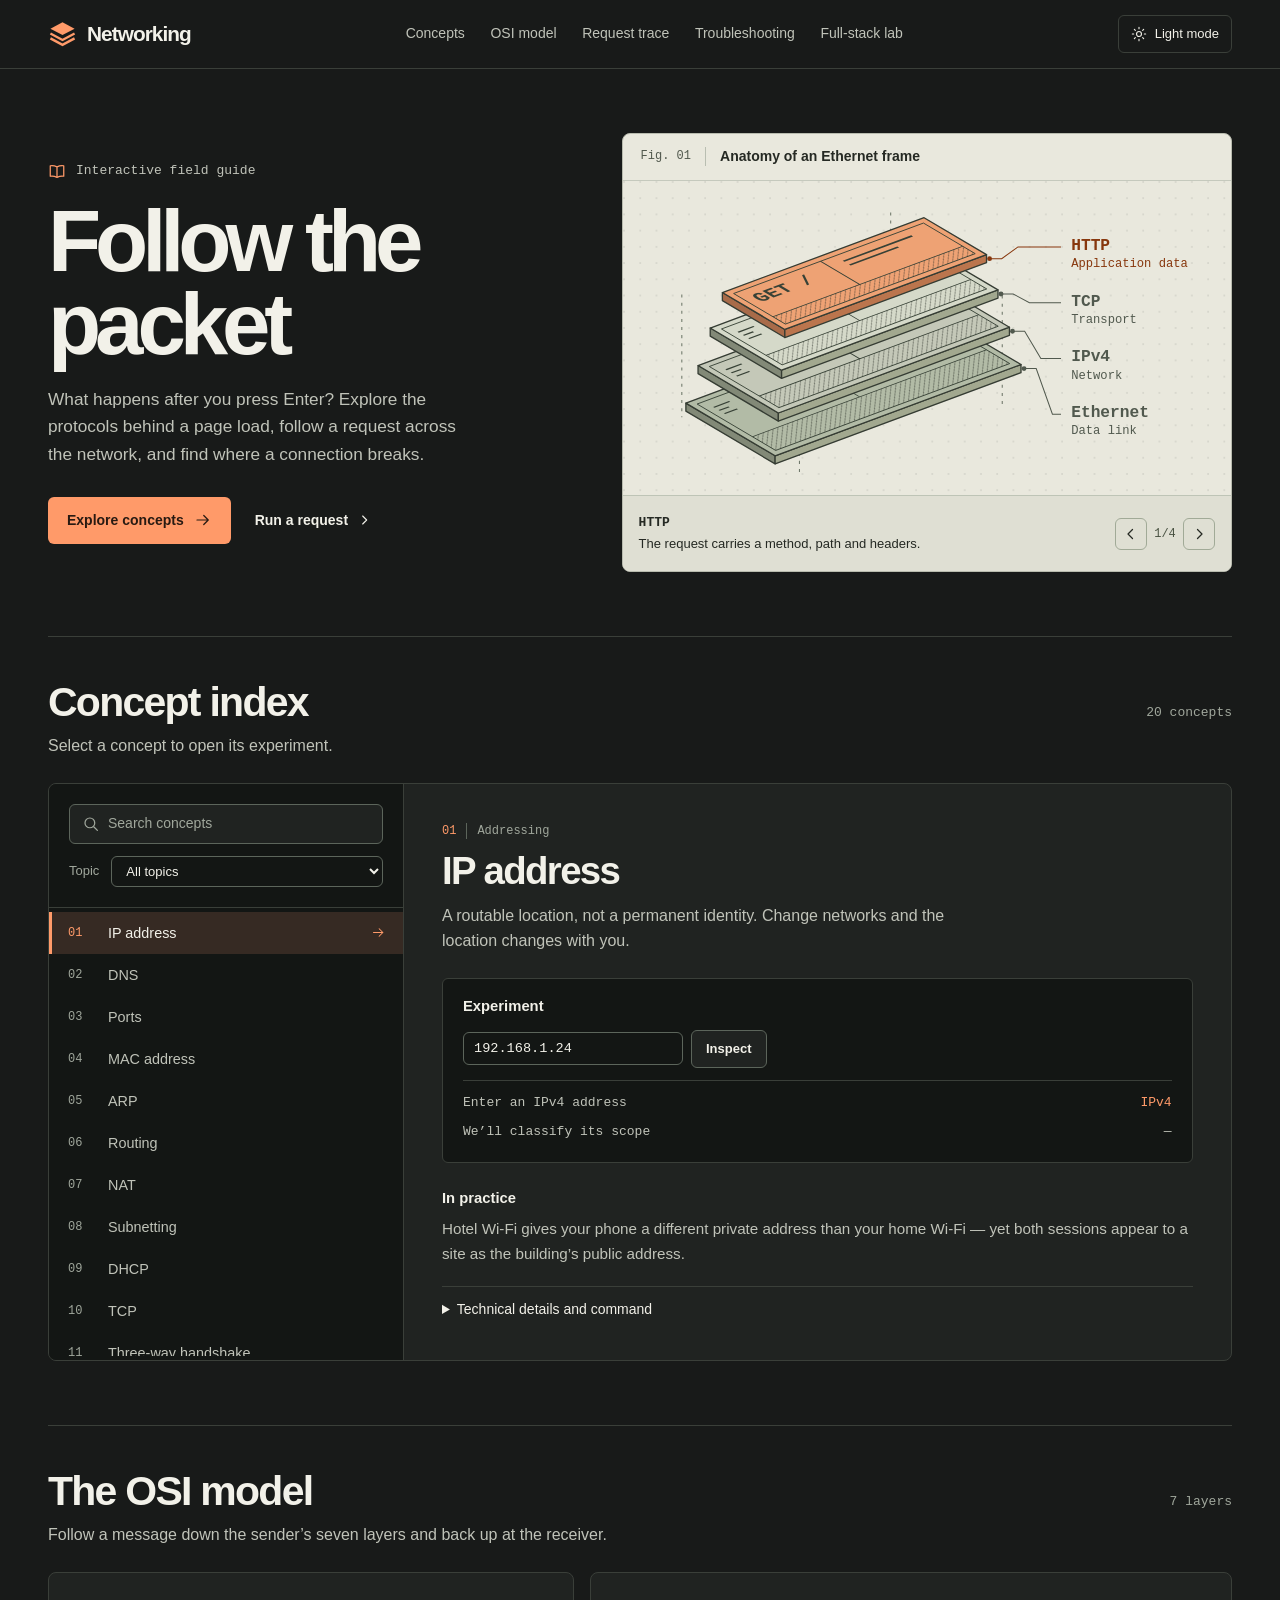
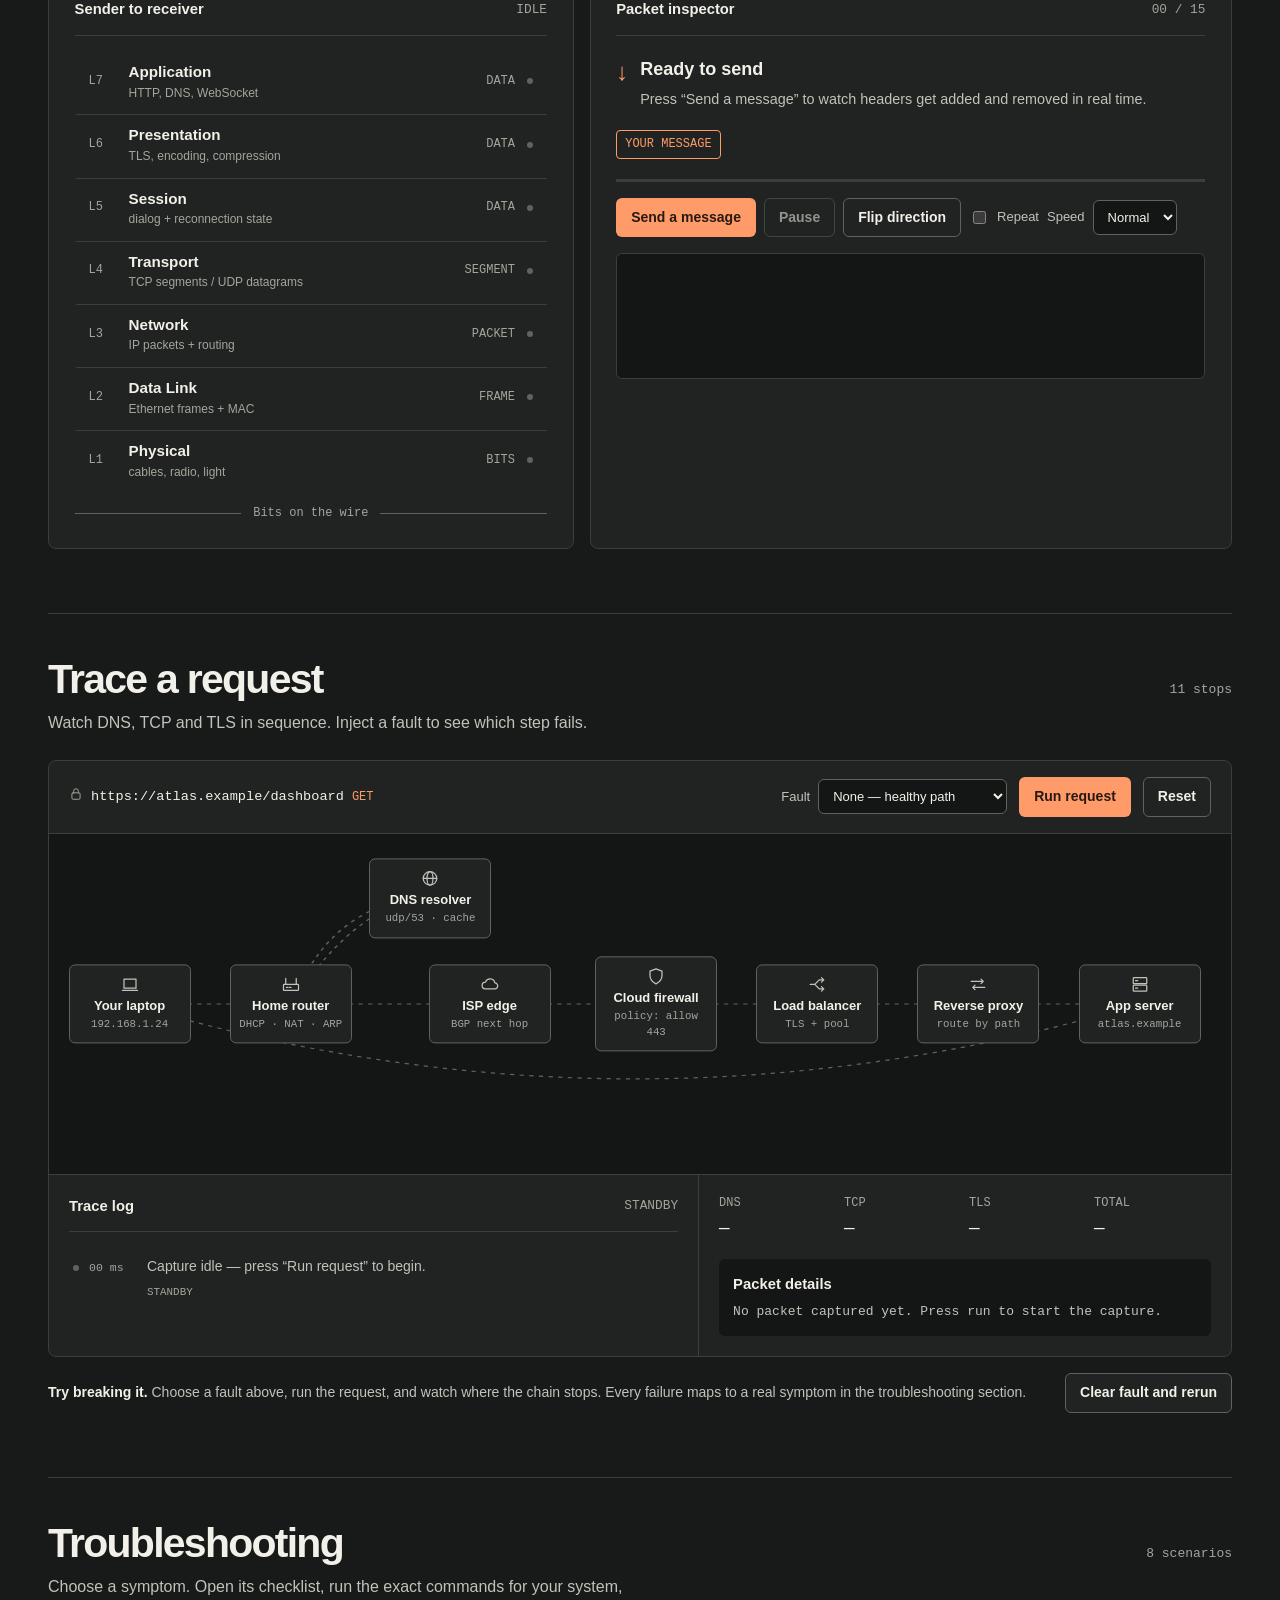
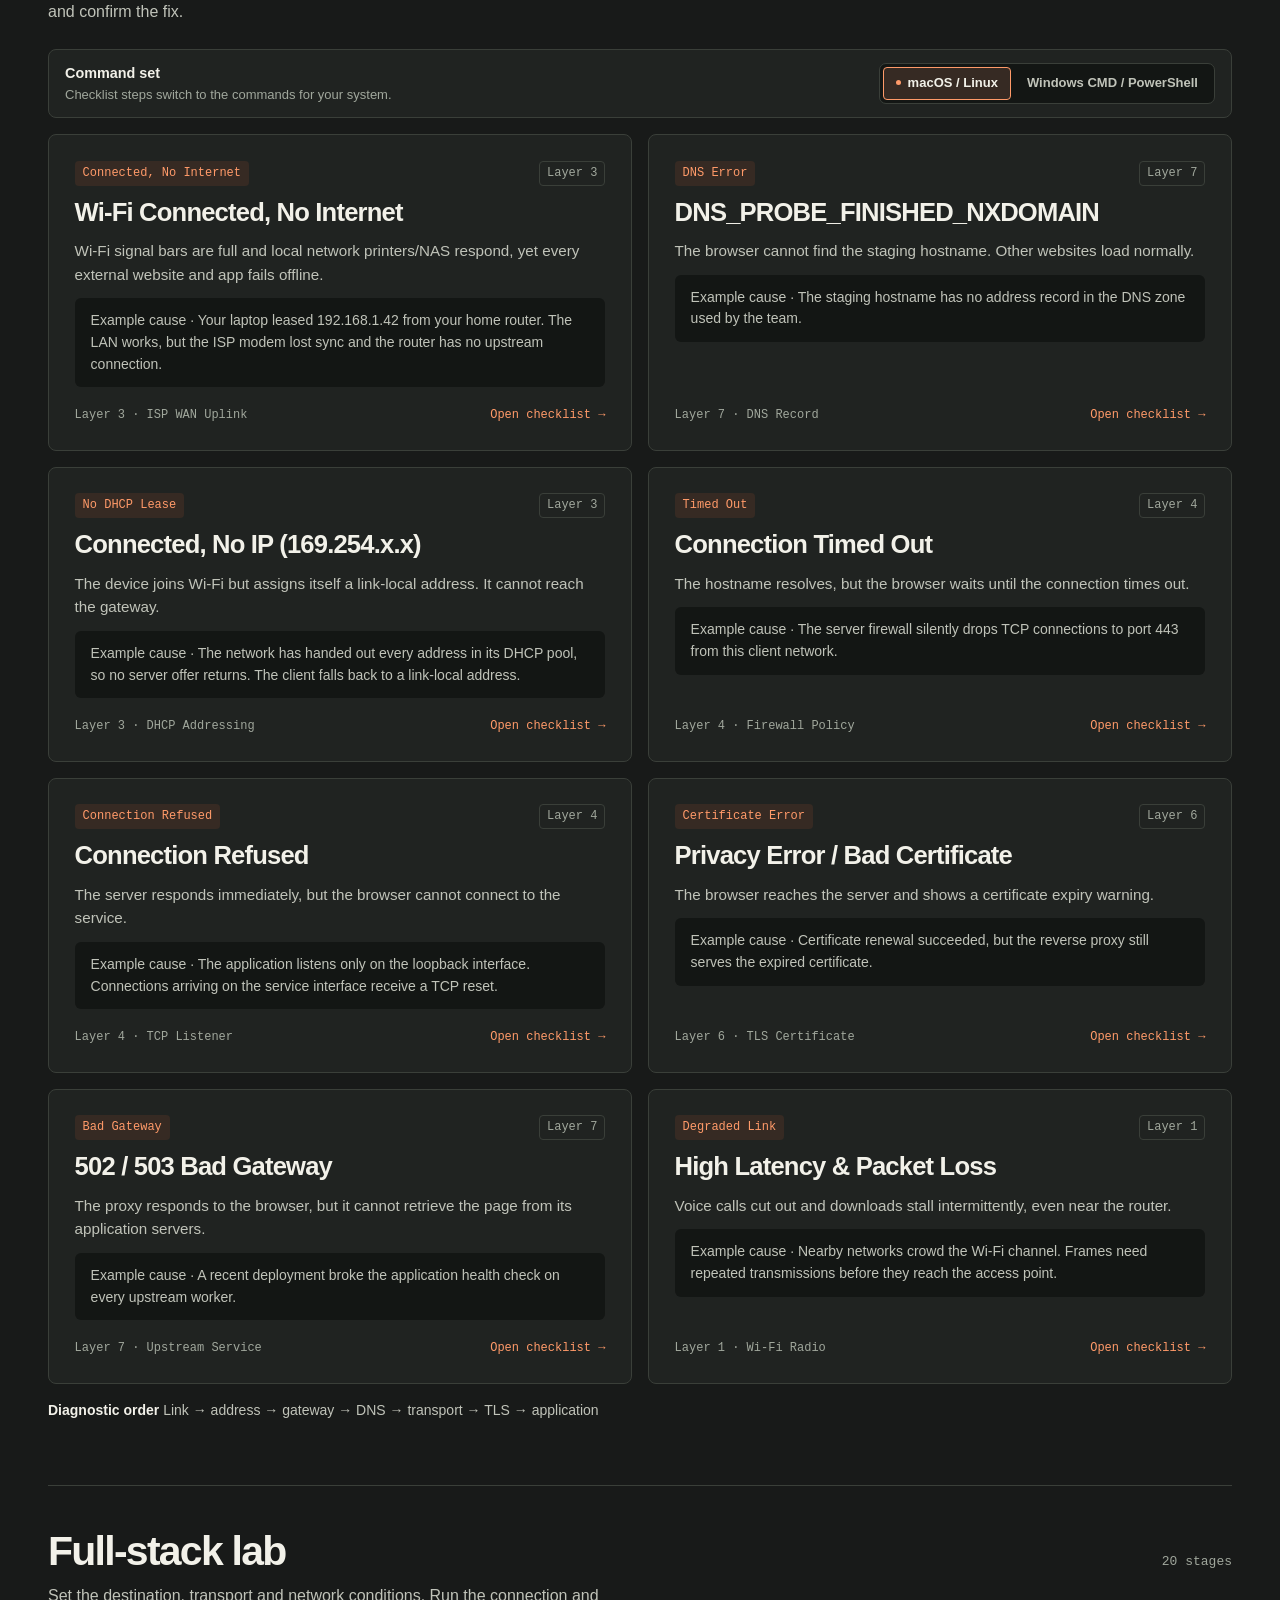
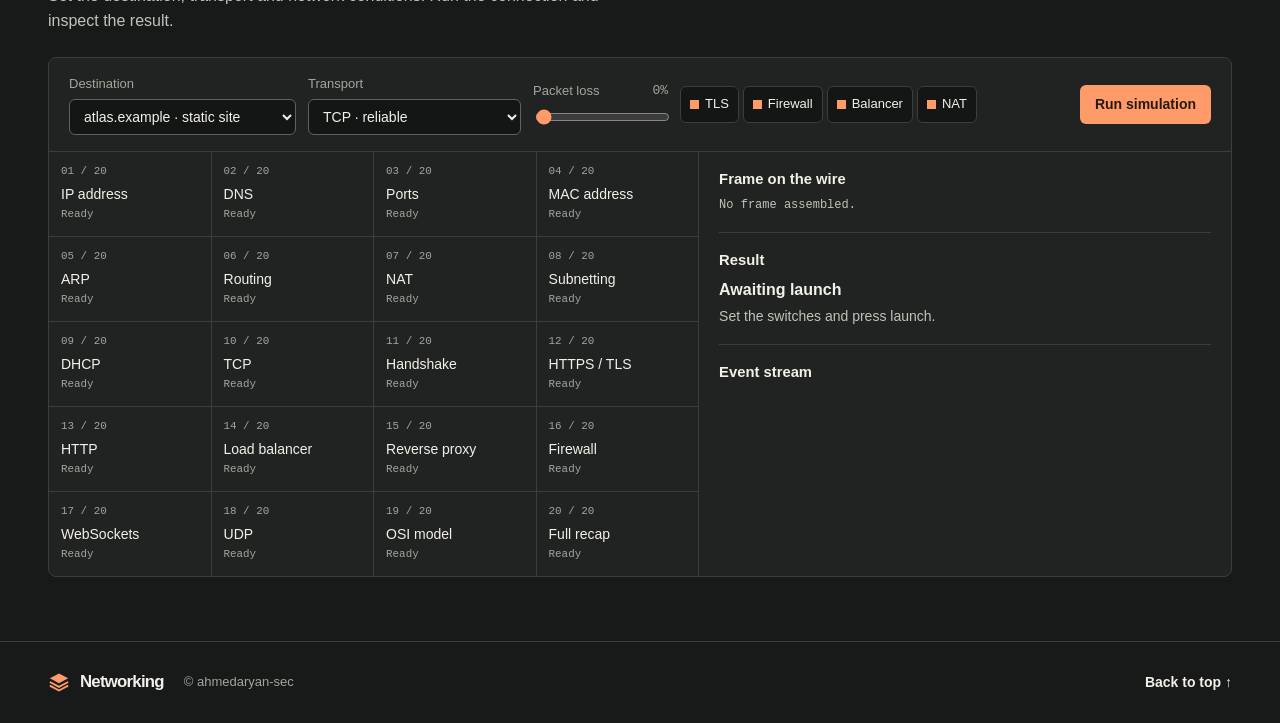
<file: 03-Networking/website/index.html>
<!doctype html>
<html lang="en">
<head>
  <meta charset="UTF-8" />
  <meta name="viewport" content="width=device-width, initial-scale=1.0" />
  <meta name="description" content="An interactive guide to computer networking. Explore 20 concepts, follow a request through the network and diagnose eight simulated faults." />
  <meta name="theme-color" content="#181a19" />
  <title>Networking</title>
  <link rel="stylesheet" href="./style.css" />
</head>
<body>
  <a class="skip-link" href="#main">Skip to content</a>
  <svg class="symbol-bank" aria-hidden="true" xmlns="http://www.w3.org/2000/svg"><defs>
    <symbol id="i-arrow" viewBox="0 0 24 24"><path d="M4 12h15m-6-6 6 6-6 6"/></symbol>
    <symbol id="i-left" viewBox="0 0 24 24"><path d="m14 6-6 6 6 6"/></symbol>
    <symbol id="i-right" viewBox="0 0 24 24"><path d="m10 6 6 6-6 6"/></symbol>
    <symbol id="i-book" viewBox="0 0 24 24"><path d="M3 5c3-.6 6 0 9 1.5C15 5 18 4.4 21 5v14c-3-.6-6 0-9 1.5C9 19 6 18.4 3 19Z M12 6.5v14"/></symbol>
    <symbol id="i-search" viewBox="0 0 24 24"><circle cx="10.5" cy="10.5" r="6.5"/><path d="m16 16 4.5 4.5"/></symbol>
    <symbol id="i-sun" viewBox="0 0 24 24"><circle cx="12" cy="12" r="3.7"/><path d="M12 2v2m0 16v2M2 12h2m16 0h2M5 5l1.5 1.5m11 11L19 19M5 19l1.5-1.5m11-11L19 5"/></symbol>
    <symbol id="i-moon" viewBox="0 0 24 24"><path d="M20.5 14A8.8 8.8 0 0 1 10 3.5 8.8 8.8 0 1 0 20.5 14Z"/></symbol>
    <symbol id="i-lock" viewBox="0 0 24 24"><rect x="5" y="10" width="14" height="11" rx="2"/><path d="M8 10V7a4 4 0 0 1 8 0v3"/></symbol>
    <symbol id="i-device" viewBox="0 0 24 24"><path d="M4 5h16v12H4zM2 20h20"/></symbol>
    <symbol id="i-router" viewBox="0 0 24 24"><rect x="2" y="12" width="20" height="8" rx="1"/><path d="M5 12V4m14 8V4M6 16h2m2 0h2"/></symbol>
    <symbol id="i-dns" viewBox="0 0 24 24"><circle cx="12" cy="12" r="9"/><ellipse cx="12" cy="12" rx="4" ry="9"/><path d="M3 12h18"/></symbol>
    <symbol id="i-isp" viewBox="0 0 24 24"><path d="M6 18h12a4 4 0 0 0 .5-8A6.5 6.5 0 0 0 6 9a4.5 4.5 0 0 0 0 9Z"/></symbol>
    <symbol id="i-firewall" viewBox="0 0 24 24"><path d="m12 2 8 3v6c0 5-4 9-8 11-4-2-8-6-8-11V5Z"/></symbol>
    <symbol id="i-balancer" viewBox="0 0 24 24"><path d="M3 12h6l6-6h6M9 12l6 6h6m-3-15 3 3-3 3m0 6 3 3-3 3"/></symbol>
    <symbol id="i-proxy" viewBox="0 0 24 24"><path d="M3 8h16l-3-3m5 11H5l3 3M19 8l-3 3M5 16l3-3"/></symbol>
    <symbol id="i-server" viewBox="0 0 24 24"><rect x="3" y="3" width="18" height="8" rx="1"/><rect x="3" y="13" width="18" height="8" rx="1"/><path d="M6 7h3m-3 10h3"/></symbol>
    <symbol id="i-copy" viewBox="0 0 24 24"><rect x="8" y="8" width="12" height="12" rx="2"/><path d="M16 8V5a2 2 0 0 0-2-2H5a2 2 0 0 0-2 2v9a2 2 0 0 0 2 2h3"/></symbol>
  </defs></svg>

  <header class="site-header" id="siteHeader">
    <div class="section-wrap header-inner">
      <a class="brand" href="#home" aria-label="Networking home"><svg class="brand-mark" viewBox="0 0 36 36" aria-hidden="true"><path d="m3 12 15-8 15 8-15 8z" fill="currentColor"/><path d="m3 18 15 8 15-8M3 24l15 8 15-8" fill="none" stroke="currentColor" stroke-width="3"/></svg><span>Networking</span></a>
      <nav class="primary-nav" id="primaryNav" aria-label="Sections">
        <a href="#concepts" data-nav="concepts">Concepts</a>
        <a href="#osi" data-nav="osi">OSI model</a>
        <a href="#journey" data-nav="journey">Request trace</a>
        <a href="#troubleshooting" data-nav="troubleshooting">Troubleshooting</a>
        <a href="#lab" data-nav="lab">Full-stack lab</a>
      </nav>
      <button class="theme-toggle" id="themeToggle" type="button"><svg class="icon sun-icon" aria-hidden="true"><use href="#i-sun"/></svg><svg class="icon moon-icon" aria-hidden="true"><use href="#i-moon"/></svg><span id="themeLabel">Light mode</span></button>
      <button class="nav-toggle" id="navToggle" type="button" aria-label="Open menu" aria-controls="primaryNav" aria-expanded="false"><span></span><span></span></button>
    </div>
  </header>

  <main id="main">
    <section class="hero section-wrap" id="home" aria-labelledby="pageTitle">
      <div class="hero-copy">
        <p class="guide-label"><svg class="icon" aria-hidden="true"><use href="#i-book"/></svg> Interactive field guide</p>
        <h1 id="pageTitle">Follow the packet</h1>
        <p class="hero-lead">What happens after you press Enter? Explore the protocols behind a page load, follow a request across the network, and find where a connection breaks.</p>
        <div class="hero-actions">
          <a class="btn btn-primary" href="#concepts">Explore concepts <svg class="icon" aria-hidden="true"><use href="#i-arrow"/></svg></a>
          <a class="text-link" href="#journey" id="heroTrace">Run a request <svg class="icon" aria-hidden="true"><use href="#i-right"/></svg></a>
        </div>
      </div>
      <figure class="packet-figure" aria-labelledby="figureTitle">
        <figcaption><span class="figure-ref">Fig. 01</span><span id="figureTitle">Anatomy of an Ethernet frame</span></figcaption>
        <svg class="packet-drawing" viewBox="0 0 600 310" role="img" aria-labelledby="plateTitle plateDesc" xmlns="http://www.w3.org/2000/svg">
          <title id="plateTitle">An exploded view of encapsulation</title>
          <desc id="plateDesc">An HTTP request is carried inside a TCP segment, an IPv4 packet, and an Ethernet frame. Use the layer controls to inspect each part.</desc>
          <defs>
            <pattern id="registration" width="16" height="16" patternUnits="userSpaceOnUse"><circle cx="1" cy="1" r=".7" fill="#71746c" opacity=".34"/></pattern>
            <pattern id="hatch" width="5" height="5" patternUnits="userSpaceOnUse"><path d="M-1 1l2-2m-1 6 5-5m-1 6 2-2" stroke="currentColor" stroke-width=".8" opacity=".50"/></pattern>
          </defs>
          <rect width="600" height="310" fill="url(#registration)"/>
          <g class="construction" fill="none" stroke-dasharray="3 5"><path d="M58 112v121m206-202v120m-90 5v133m200-176v108"/></g>
          <g class="sheet" data-sheet="3">
            <polygon class="sheet-left" points="62.0,219.0 150.0,271.0 150.0,279.0 62.0,227.0"/>
            <polygon class="sheet-edge" points="150.0,271.0 392.5,181.0 392.5,189.0 150.0,279.0"/>
            <polygon class="sheet-top" points="62.0,219.0 304.5,129.0 392.5,181.0 150.0,271.0"/>
            <g transform="matrix(.97 -.36 .88 .52 62 219)"><rect x="6" y="6" width="238" height="88" fill="none" stroke="currentColor" stroke-width=".8"/><rect x="6" y="68" width="238" height="26" fill="url(#hatch)"/><path d="M6 68h238 M115.0 6v62" fill="none" stroke="currentColor"/><path d="M13 17h16m-16 6h10m-10 6h13" fill="none" stroke="currentColor" stroke-width="1.5"/><path d="M132.5 16h85.0m-85.0 7h60.0" fill="none" stroke="currentColor" stroke-width="2"/></g>
          </g>
          <g class="sheet" data-sheet="2">
            <polygon class="sheet-left" points="74.0,182.0 153.2,228.8 153.2,236.8 74.0,190.0"/>
            <polygon class="sheet-edge" points="153.2,228.8 381.1,144.2 381.1,152.2 153.2,236.8"/>
            <polygon class="sheet-top" points="74.0,182.0 301.9,97.4 381.1,144.2 153.2,228.8"/>
            <g transform="matrix(.97 -.36 .88 .52 74 182)"><rect x="6" y="6" width="223" height="78" fill="none" stroke="currentColor" stroke-width=".8"/><rect x="6" y="62" width="223" height="22" fill="url(#hatch)"/><path d="M6 62h223 M108.1 6v56" fill="none" stroke="currentColor"/><path d="M13 17h16m-16 6h10m-10 6h13" fill="none" stroke="currentColor" stroke-width="1.5"/><path d="M124.6 16h79.9m-79.9 7h56.4" fill="none" stroke="currentColor" stroke-width="2"/></g>
          </g>
          <g class="sheet" data-sheet="1">
            <polygon class="sheet-left" points="86.0,145.0 156.4,186.6 156.4,194.6 86.0,153.0"/>
            <polygon class="sheet-edge" points="156.4,186.6 369.8,107.4 369.8,115.4 156.4,194.6"/>
            <polygon class="sheet-top" points="86.0,145.0 299.4,65.8 369.8,107.4 156.4,186.6"/>
            <g transform="matrix(.97 -.36 .88 .52 86 145)"><rect x="6" y="6" width="208" height="68" fill="none" stroke="currentColor" stroke-width=".8"/><rect x="6" y="56" width="208" height="18" fill="url(#hatch)"/><path d="M6 56h208 M101.2 6v50" fill="none" stroke="currentColor"/><path d="M13 17h16m-16 6h10m-10 6h13" fill="none" stroke="currentColor" stroke-width="1.5"/><path d="M116.6 16h74.8m-74.8 7h52.8" fill="none" stroke="currentColor" stroke-width="2"/></g>
          </g>
          <g class="sheet selected" data-sheet="0">
            <polygon class="sheet-left" points="98.0,110.0 159.6,146.4 159.6,154.4 98.0,118.0"/>
            <polygon class="sheet-edge" points="159.6,146.4 358.5,72.6 358.5,80.6 159.6,154.4"/>
            <polygon class="sheet-top" points="98.0,110.0 296.9,36.2 358.5,72.6 159.6,146.4"/>
            <g transform="matrix(.97 -.36 .88 .52 98 110)"><rect x="6" y="6" width="193" height="58" fill="none" stroke="currentColor" stroke-width=".8"/><rect x="6" y="50" width="193" height="14" fill="url(#hatch)"/><path d="M6 50h193 M94.3 6v44" fill="none" stroke="currentColor"/><text x="14" y="28.0" font-size="19" font-weight="600">GET /</text><path d="M108.7 16h69.7m-69.7 7h49.2" fill="none" stroke="currentColor" stroke-width="2"/></g>
          </g>
          <g class="call-line selected" data-label="0">
            <path d="M361.5 76.6h12l16 -11.6H432"/><circle cx="361.5" cy="76.6" r="2.4"/>
            <text x="442" y="68">HTTP</text><text class="plate-meta" x="442" y="85">Application data</text>
          </g>
          <g class="call-line" data-label="1">
            <path d="M372.8 111.4h12l16 8.6H432"/><circle cx="372.8" cy="111.4" r="2.4"/>
            <text x="442" y="123">TCP</text><text class="plate-meta" x="442" y="140">Transport</text>
          </g>
          <g class="call-line" data-label="2">
            <path d="M384.1 148.2h12l16 26.8H432"/><circle cx="384.1" cy="148.2" r="2.4"/>
            <text x="442" y="178">IPv4</text><text class="plate-meta" x="442" y="195">Network</text>
          </g>
          <g class="call-line" data-label="3">
            <path d="M395.5 185.0h12l16 45.0H432"/><circle cx="395.5" cy="185.0" r="2.4"/>
            <text x="442" y="233">Ethernet</text><text class="plate-meta" x="442" y="250">Data link</text>
          </g>
        </svg>
        <div class="figure-reader">
          <p id="plateNote" aria-live="polite"><strong>HTTP</strong><span>The request carries a method, path and headers.</span></p>
          <div class="figure-controls" role="group" aria-label="Inspect packet layers">
            <button type="button" id="previousSheet" aria-label="Previous packet layer"><svg class="icon" aria-hidden="true"><use href="#i-left"/></svg></button>
            <span id="sheetNumber" aria-hidden="true">1/4</span>
            <button type="button" id="nextSheet" aria-label="Next packet layer"><svg class="icon" aria-hidden="true"><use href="#i-right"/></svg></button>
          </div>
        </div>
      </figure>
    </section>

    <section class="section section-wrap" id="concepts">
      <div class="section-head">
        <div><h2>Concept index</h2><p class="section-sub">Select a concept to open its experiment.</p></div><span class="section-count" id="conceptCount" aria-live="polite">20 concepts</span>
      </div>
      <div class="concept-browser">
        <div class="index-pane">
          <div class="index-tools">
            <label class="search-field"><svg class="icon" aria-hidden="true"><use href="#i-search"/></svg><input id="conceptSearch" type="search" placeholder="Search concepts" autocomplete="off" aria-label="Search concepts"></label>
            <label class="group-field"><span>Topic</span><select id="conceptGroup" aria-label="Filter by topic"></select></label>
          </div>
          <div class="index-list" id="conceptList" role="group" aria-label="Concepts"></div>
          <label class="mobile-picker"><span>Concept</span><select id="conceptPicker"></select></label>
        </div>
        <div class="lesson-pane" id="conceptGrid" aria-label="Selected concept"></div>
        <div class="empty-state" id="conceptEmpty" hidden><p>No matching concepts</p><button type="button" class="text-link" id="clearSearch">Clear filters</button></div>
      </div>
    </section>

    <section class="section section-wrap" id="osi">
      <div class="section-head">
        <div><h2>The OSI model</h2><p class="section-sub">Follow a message down the sender’s seven layers and back up at the receiver.</p></div><span class="section-count">7 layers</span>
      </div>
      <div class="osi-layout">
        <div class="card-panel osi-stack-panel">
          <div class="panel-title"><span class="panel-kicker" id="osiFlow">Sender to receiver</span><span class="mono small" id="osiPhase">IDLE</span></div>
          <div class="osi-stack" id="osiStack"></div>
          <div class="wire-row"><span class="wire-line"></span><span class="wire-label" id="wireLabel">BITS ON THE WIRE</span><span class="wire-line"></span></div>
        </div>
        <div class="card-panel osi-console-panel">
          <div class="panel-title"><span class="panel-kicker">Packet inspector</span><span class="mono small" id="osiStep">00 / 15</span></div>
          <div class="osi-visual">
            <div class="osi-direction"><span id="osiDirectionIcon">↓</span><div><strong id="osiHeadline">Ready to send</strong><p id="osiDescription">Press “Send a message” to watch headers get added and removed in real time.</p></div></div>
            <div class="pdu-chips" id="osiPdu"></div>
          </div>
          <div class="osi-progress"><div id="osiProgressBar"></div></div>
          <div class="osi-controls">
            <button class="btn btn-primary btn-sm" type="button" data-osi="send">Send a message</button>
            <button class="btn btn-ghost btn-sm" type="button" data-osi="pause" disabled>Pause</button>
            <button class="btn btn-ghost btn-sm" type="button" data-osi="reverse">Flip direction</button>
            <label class="repeat-control"><input type="checkbox" id="osiRepeat"> Repeat</label>
            <label class="speed-control">Speed <select id="osiSpeed" aria-label="OSI animation speed"><option value="1.6">Slow</option><option value="1" selected>Normal</option><option value="0.55">Fast</option></select></label>
          </div>
          <div class="console-log" id="osiLog" aria-live="polite"></div>
        </div>
      </div>
    </section>

    <section class="section section-wrap" id="journey">
      <div class="section-head">
        <div><h2>Trace a request</h2><p class="section-sub">Watch DNS, TCP and TLS in sequence. Inject a fault to see which step fails.</p></div><span class="section-count">11 stops</span>
      </div>
      <div class="sim-shell card-panel">
        <div class="sim-toolbar">
          <div class="url-box"><span class="url-lock" id="urlLock"><svg class="icon" aria-hidden="true"><use href="#i-lock"/></svg></span><span class="mono" id="urlText">https://atlas.example/dashboard</span><span class="url-tag">GET</span></div>
          <label class="mini-select">Fault <select id="faultSelect" aria-label="Inject a network fault"><option value="none">None — healthy path</option><option value="dhcp">No DHCP lease</option><option value="dns">DNS resolver unavailable</option><option value="arp">Gateway unreachable</option><option value="firewall">Firewall blocks 443</option><option value="tls">Expired certificate</option><option value="server">Origin pool down</option><option value="loss">Heavy packet loss</option></select></label>
          <button class="btn btn-primary btn-sm" type="button" id="journeyRun">Run request</button>
          <button class="btn btn-ghost btn-sm" type="button" id="journeyReset">Reset</button>
        </div>
        <div class="map-scroll" tabindex="0" role="region" aria-label="Scrollable request route">
          <div class="map-canvas" id="mapCanvas">
            <svg class="map-lines" viewBox="0 0 1100 420" preserveAspectRatio="none" aria-hidden="true" id="mapLines"></svg>
            <div class="map-nodes" id="mapNodes"></div>
            <div class="traveler" id="traveler"><span class="traveler-core"></span><span class="traveler-label" id="travelerLabel">GET /</span></div>
          </div>
        </div>
        <div class="sim-lower">
          <div class="sim-timeline"><div class="panel-title"><span class="panel-kicker">Trace log</span><span class="mono small" id="journeyStatus">STANDBY</span></div><div class="trace-list" id="traceList"></div></div>
          <div class="sim-side">
            <div class="metric-grid" id="metricGrid"></div>
            <div class="packet-card"><div class="panel-kicker">Packet details</div><div id="packetDetail" class="packet-detail">No packet captured yet. Press run to start the capture.</div></div>
          </div>
        </div>
      </div>
      <div class="callout" id="journeyCallout"><span class="callout-icon">i</span><p><strong>Try breaking it.</strong> Choose a fault above, run the request, and watch where the chain stops. Every failure maps to a real symptom in the troubleshooting section.</p><button class="btn btn-ghost btn-sm" type="button" data-fix="1">Clear fault and rerun</button></div>
    </section>

    <section class="section section-wrap" id="troubleshooting">
      <div class="section-head">
        <div><h2>Troubleshooting</h2><p class="section-sub">Choose a symptom. Open its checklist, run the exact commands for your system, and confirm the fix.</p></div><span class="section-count">8 scenarios</span>
      </div>

      <div class="platform-bar">
        <div class="platform-copy">
          <p class="platform-title" id="platformLabel">Command set</p>
          <p>Checklist steps switch to the commands for your system.</p>
        </div>
        <div class="platform-switch" role="group" aria-labelledby="platformLabel">
          <button type="button" class="platform-option is-active" data-platform="unix" aria-pressed="true">macOS / Linux</button>
          <button type="button" class="platform-option" data-platform="windows" aria-pressed="false">Windows CMD / PowerShell</button>
        </div>
      </div>

      <div class="trouble-grid" id="troubleGrid"></div>

      <dialog id="faultDialog" aria-labelledby="faultTitle" aria-describedby="faultSummary">
        <div class="rescue-top">
          <p class="rescue-kicker"><svg class="icon" aria-hidden="true"><use href="#i-book"/></svg> Rescue checklist <span>— tick each step off</span></p>
          <form method="dialog"><button class="fault-close" aria-label="Close diagnostic" autofocus>×</button></form>
        </div>
        <div class="rescue-progress-row">
          <span class="rescue-count" id="faultProgressText" aria-live="polite">0/5</span>
          <div class="rescue-progress" id="faultProgress" role="progressbar" aria-label="Checklist progress" aria-valuemin="0" aria-valuemax="5" aria-valuenow="0"><i id="faultProgressBar"></i></div>
          <button type="button" class="rescue-reset" id="resetChecklist">Reset</button>
        </div>
        <div class="fault-badges"><strong id="faultBadge">Fault</strong><span class="fault-layer" id="faultLayer"></span></div>
        <h3 id="faultTitle"></h3>
        <p id="faultSummary"></p>
        <p class="rescue-platform">Commands · <span id="dialogPlatform">macOS / Linux</span></p>
        <ol class="fault-steps" id="faultSteps"></ol>
        <p class="rescue-foot" id="faultFoot">Tick each step off as you verify it.</p>
      </dialog>

      <p class="ladder-note"><strong>Diagnostic order</strong> Link → address → gateway → DNS → transport → TLS → application</p>
    </section>

    <section class="section section-wrap" id="lab">
      <div class="section-head">
        <div><h2>Full-stack lab</h2><p class="section-sub">Set the destination, transport and network conditions. Run the connection and inspect the result.</p></div><span class="section-count">20 stages</span>
      </div>
      <div class="lab-shell card-panel">
        <div class="lab-controls">
          <label class="control-block">Destination<select id="labSite"><option value="atlas.example">atlas.example · static site</option><option value="api.atlas.example">api.atlas.example · REST API</option><option value="live.atlas.example">live.atlas.example · realtime</option></select></label>
          <label class="control-block">Transport<select id="labTransport"><option value="tcp">TCP · reliable</option><option value="udp">UDP · QUIC / fast</option><option value="ws">TCP + WebSocket upgrade</option></select></label>
          <label class="control-block">Packet loss <span class="mono" id="lossValue">0%</span><input id="labLoss" type="range" min="0" max="45" value="0" /></label>
          <div class="control-switches">
            <button class="switch is-on" type="button" data-switch="tls" aria-pressed="true"><span></span> TLS</button>
            <button class="switch is-on" type="button" data-switch="firewall" aria-pressed="true"><span></span> Firewall</button>
            <button class="switch is-on" type="button" data-switch="lb" aria-pressed="true"><span></span> Balancer</button>
            <button class="switch is-on" type="button" data-switch="nat" aria-pressed="true"><span></span> NAT</button>
          </div>
          <button class="btn btn-primary" type="button" id="labRun">Run simulation</button>
        </div>
        <div class="lab-body">
          <div class="lab-stages" id="labStages"></div>
          <div class="lab-readouts">
            <div class="card-panel frame-card"><div class="panel-kicker">Frame on the wire</div><div class="frame-stack" id="frameStack"><div class="frame-empty">No frame assembled.</div></div></div>
            <div class="card-panel result-card"><div class="panel-kicker">Result</div><div id="labResult" class="lab-result"><strong class="result-placeholder">Awaiting launch</strong><p>Set the switches and press launch.</p></div></div>
            <div class="card-panel trace-card"><div class="panel-kicker">Event stream</div><div class="lab-log mono" id="labLog"></div></div>
          </div>
        </div>
      </div>
    </section>
  </main>

  <footer class="site-footer"><div class="section-wrap footer-inner">
    <a class="brand" href="#home"><svg class="brand-mark" viewBox="0 0 36 36" aria-hidden="true"><path d="m3 12 15-8 15 8-15 8z" fill="currentColor"/><path d="m3 18 15 8 15-8M3 24l15 8 15-8" fill="none" stroke="currentColor" stroke-width="3"/></svg><span>Networking</span></a>
    <p>© ahmedaryan-sec</p>
    <a class="text-link" href="#home">Back to top ↑</a>
  </div></footer>
  <div class="toast" id="toast" role="status" aria-live="polite"></div>
  <script src="./script.js"></script>
</body>
</html>
</file>
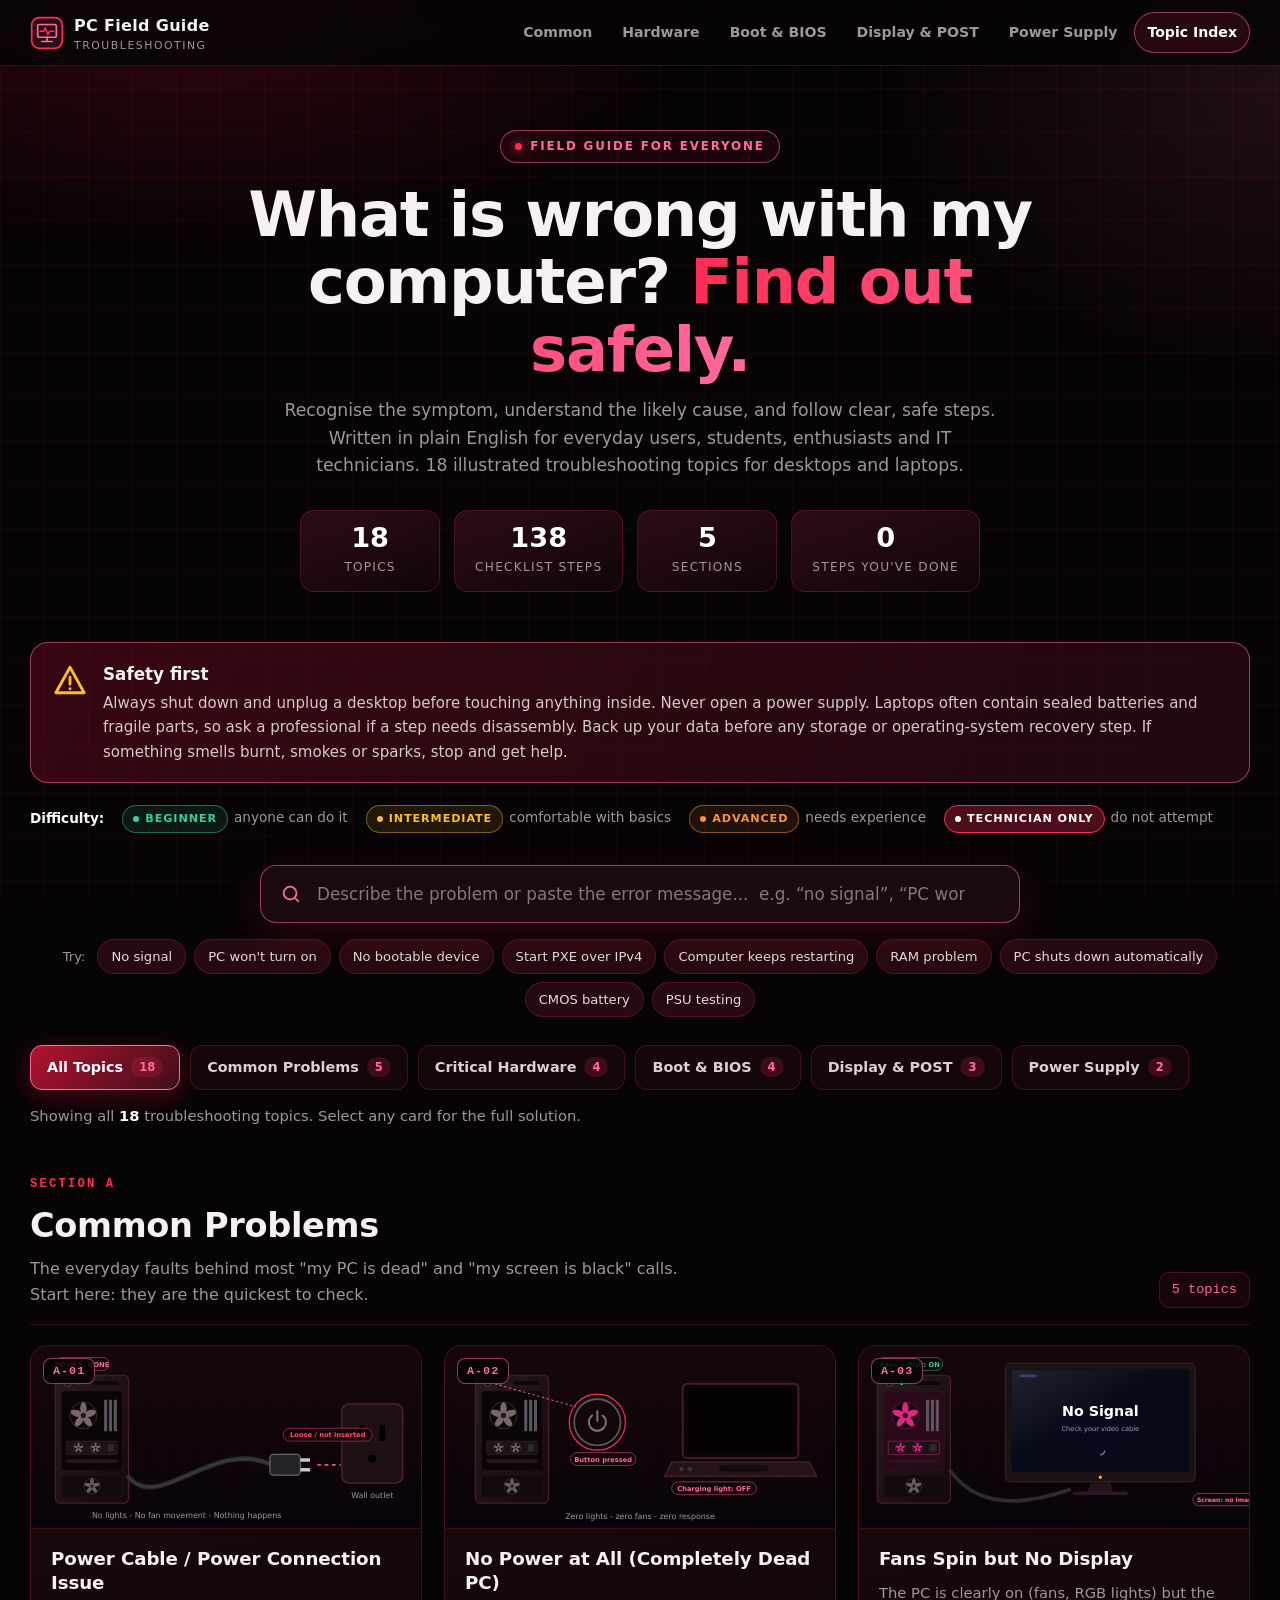
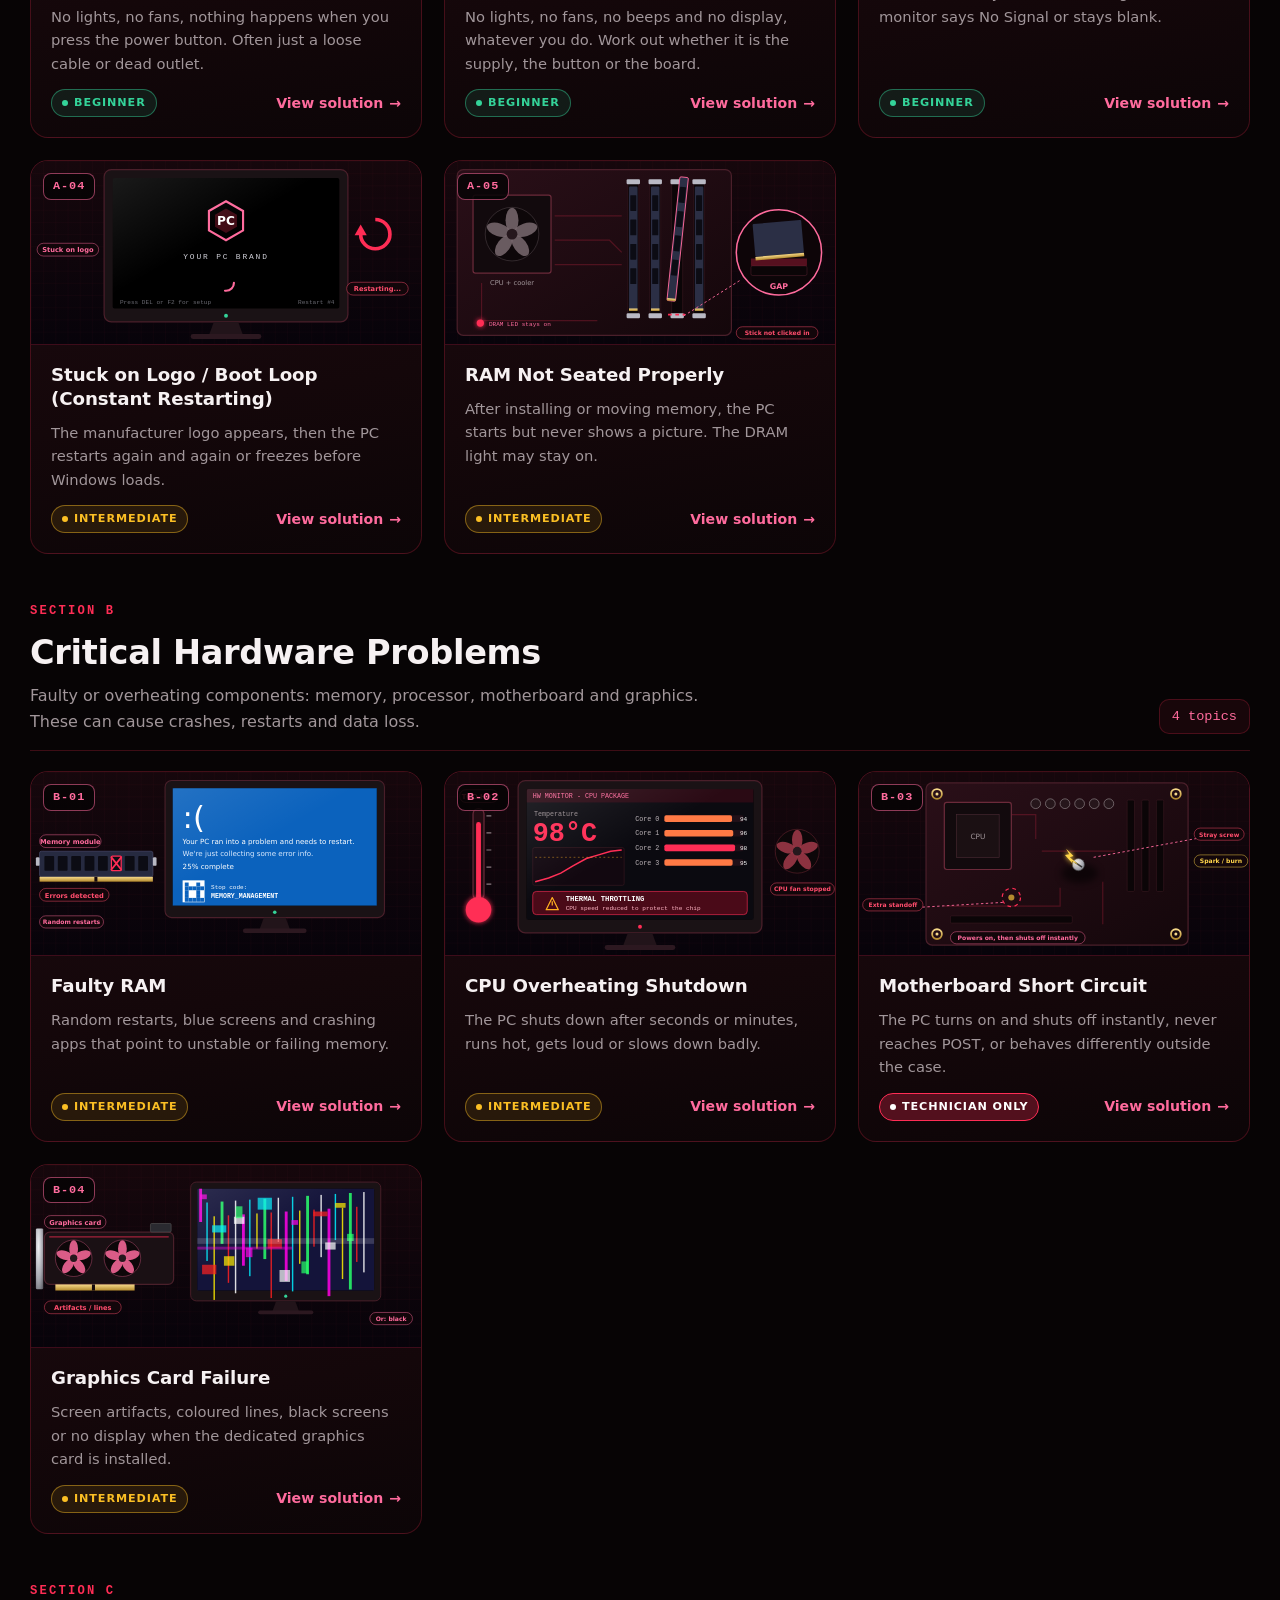
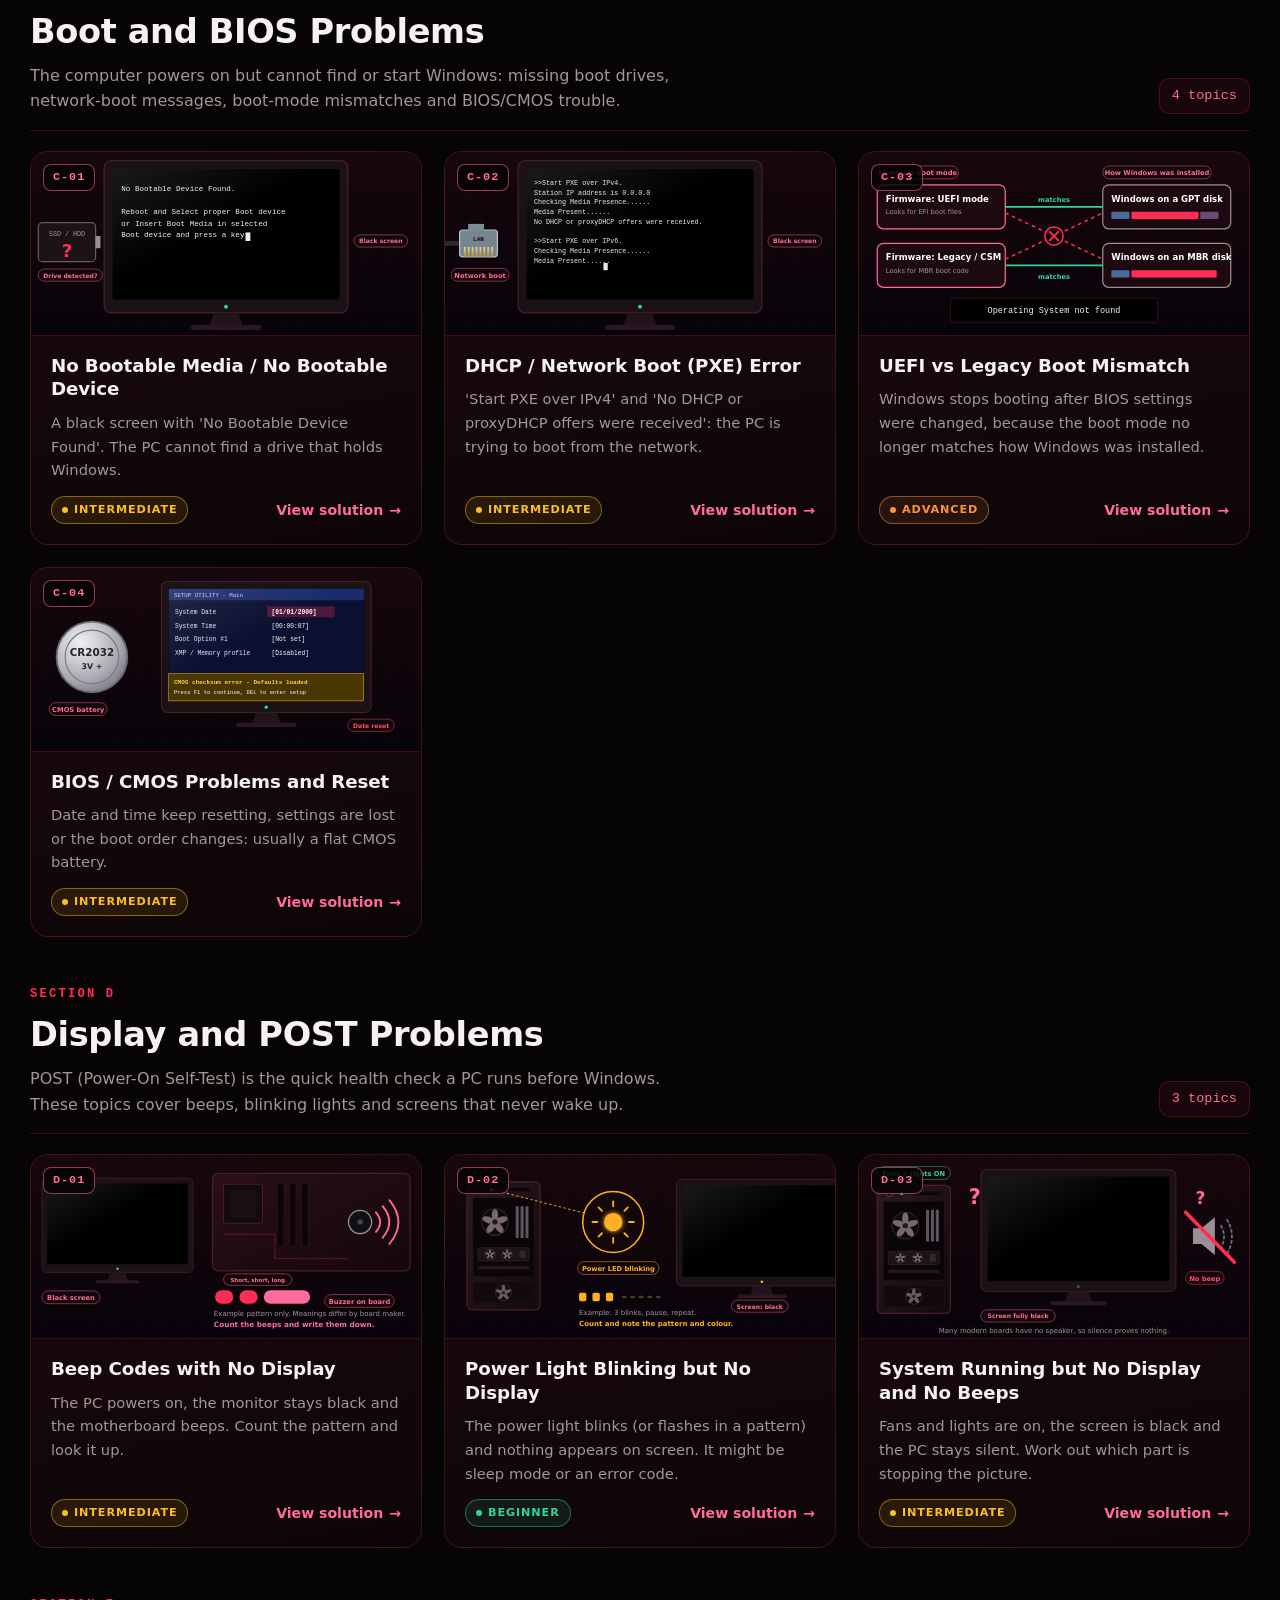
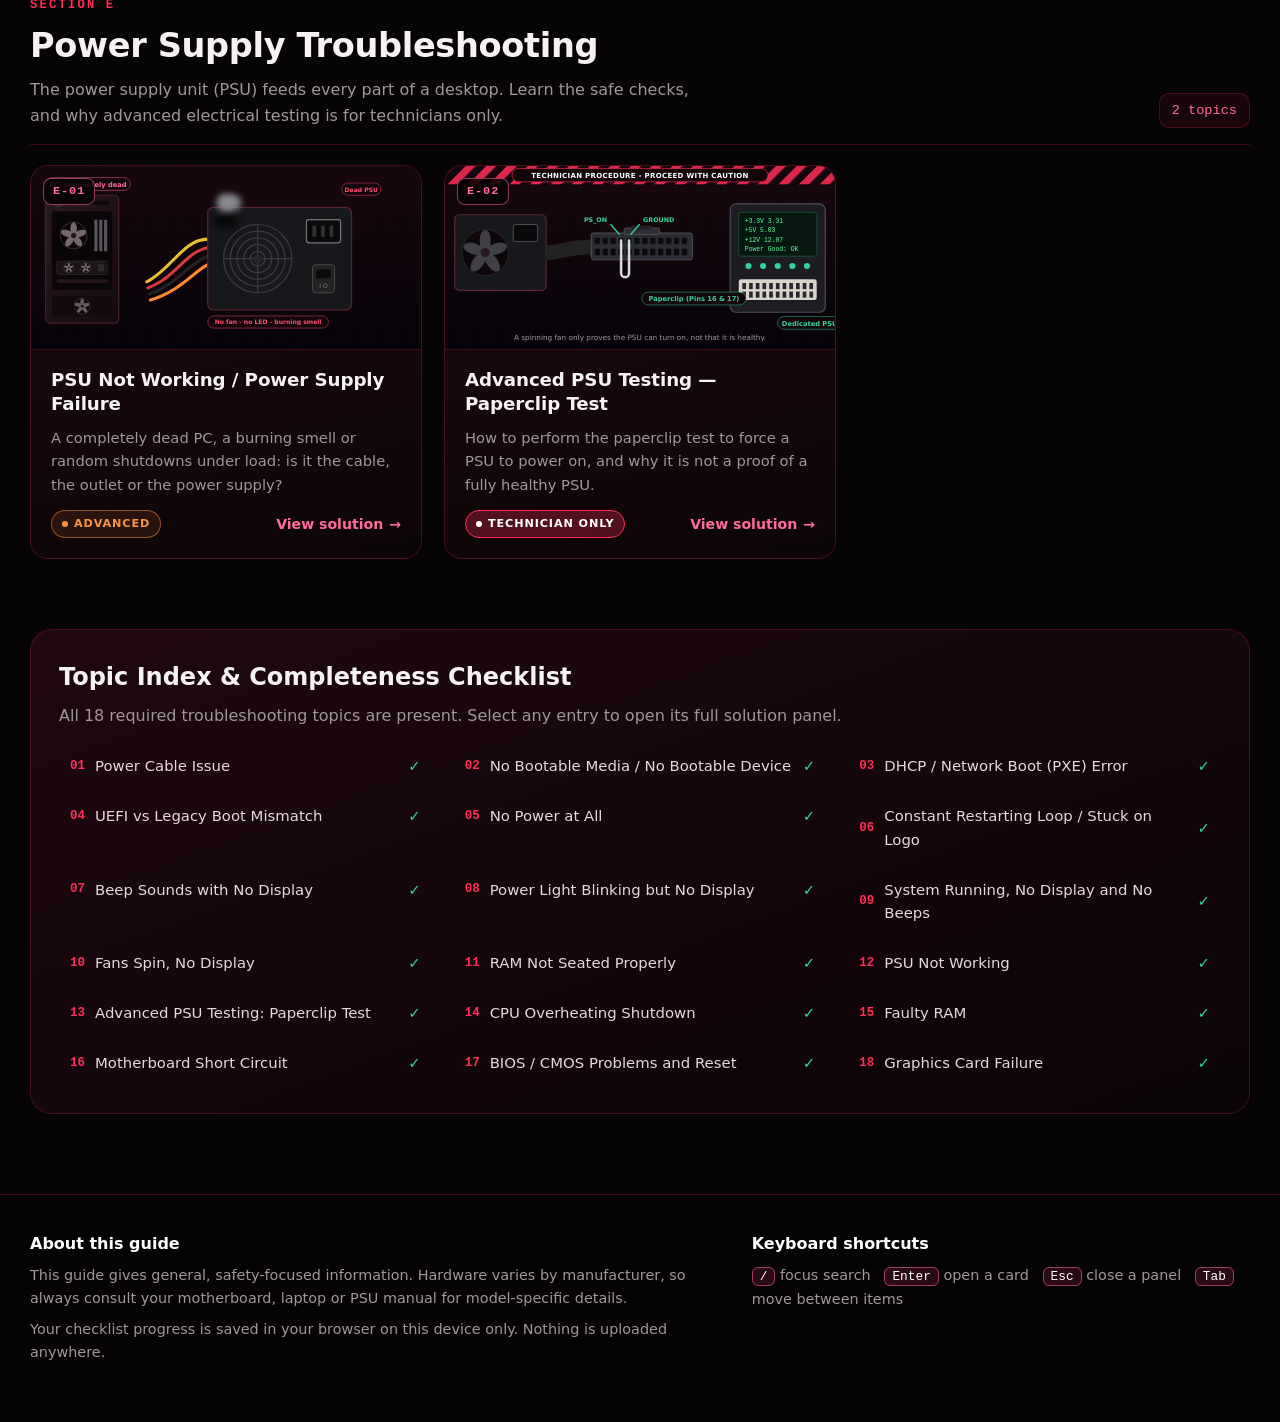
<file: 08-Troubleshooting-Scenarios/website/index.html>
<!DOCTYPE html>
<html lang="en">
<head>
  <meta charset="UTF-8">
  <meta name="viewport" content="width=device-width, initial-scale=1">
  <title>PC &amp; Laptop Troubleshooting Field Guide</title>
  <meta name="description" content="Interactive field guide to diagnosing PC and laptop problems: no power, no display, boot errors, BIOS, RAM, GPU, overheating and power supply faults, with illustrated step-by-step checklists.">
  <meta name="theme-color" content="#070405">
  <link rel="stylesheet" href="style.css">
</head>
<body>

  <!-- Shared SVG definitions used by every illustration (gradients, patterns, filters) -->
  <svg class="defs-svg" width="0" height="0" aria-hidden="true" focusable="false" xmlns="http://www.w3.org/2000/svg">
    <defs>
      <linearGradient id="bgArt" x1="0" y1="0" x2="0" y2="1">
        <stop offset="0" stop-color="#16070c"/>
        <stop offset="1" stop-color="#07030a"/>
      </linearGradient>
      <pattern id="gridArt" width="20" height="20" patternUnits="userSpaceOnUse">
        <path d="M20 0H0V20" fill="none" stroke="#ff2d55" stroke-opacity="0.07" stroke-width="1"/>
      </pattern>
      <linearGradient id="caseG" x1="0" y1="0" x2="1" y2="1">
        <stop offset="0" stop-color="#2a1a20"/>
        <stop offset="1" stop-color="#120a0d"/>
      </linearGradient>
      <linearGradient id="glare" x1="0" y1="0" x2="1" y2="1">
        <stop offset="0" stop-color="#ffffff" stop-opacity="0.10"/>
        <stop offset="0.45" stop-color="#ffffff" stop-opacity="0"/>
      </linearGradient>
      <radialGradient id="metalG" cx="0.35" cy="0.3" r="0.9">
        <stop offset="0" stop-color="#f1f1f4"/>
        <stop offset="0.6" stop-color="#a7a8b0"/>
        <stop offset="1" stop-color="#5d5e66"/>
      </radialGradient>
      <linearGradient id="pcbG" x1="0" y1="0" x2="1" y2="1">
        <stop offset="0" stop-color="#2a0f18"/>
        <stop offset="1" stop-color="#14070b"/>
      </linearGradient>
      <linearGradient id="goldG" x1="0" y1="0" x2="0" y2="1">
        <stop offset="0" stop-color="#f6d98a"/>
        <stop offset="1" stop-color="#b38a2e"/>
      </linearGradient>
      <pattern id="hazard" width="24" height="24" patternUnits="userSpaceOnUse" patternTransform="rotate(45)">
        <rect width="12" height="24" fill="#ff2d55"/>
        <rect x="12" width="12" height="24" fill="#12060a"/>
      </pattern>
      <filter id="glow" x="-50%" y="-50%" width="200%" height="200%">
        <feGaussianBlur stdDeviation="4" result="b"/>
        <feMerge><feMergeNode in="b"/><feMergeNode in="SourceGraphic"/></feMerge>
      </filter>
      <filter id="blur6" x="-50%" y="-50%" width="200%" height="200%">
        <feGaussianBlur stdDeviation="6"/>
      </filter>
    </defs>
  </svg>

  <a class="skip-link" href="#main">Skip to troubleshooting topics</a>

  <header class="site-header">
    <div class="wrap header-inner">
      <a class="brand" href="#top" aria-label="PC Troubleshooting Field Guide home">
        <svg viewBox="0 0 40 40" xmlns="http://www.w3.org/2000/svg" aria-hidden="true">
          <rect x="2" y="2" width="36" height="36" rx="9" fill="#2a0a14" stroke="#ff2d55" stroke-width="2"/>
          <rect x="9" y="10" width="22" height="15" rx="2" fill="none" stroke="#ff6b9d" stroke-width="2"/>
          <path d="M14 30h12M20 25v5" stroke="#ff6b9d" stroke-width="2" stroke-linecap="round"/>
          <path d="M12 18h4l2-4 3 8 2-4h5" fill="none" stroke="#ff2d55" stroke-width="1.8" stroke-linecap="round" stroke-linejoin="round"/>
        </svg>
        <div><span>PC Field Guide</span><small>Troubleshooting</small></div>
      </a>
      <button class="nav-toggle" id="navToggle" aria-expanded="false" aria-controls="mainNav" aria-label="Toggle navigation menu">
        <svg viewBox="0 0 24 24" fill="none" stroke="currentColor" stroke-width="2" stroke-linecap="round" aria-hidden="true"><path d="M4 7h16M4 12h16M4 17h16"/></svg>
      </button>
      <nav class="main-nav" id="mainNav" aria-label="Sections">
        <a href="#common" data-sec="common">Common</a>
        <a href="#hardware" data-sec="hardware">Hardware</a>
        <a href="#boot" data-sec="boot">Boot &amp; BIOS</a>
        <a href="#display" data-sec="display">Display &amp; POST</a>
        <a href="#psu" data-sec="psu">Power Supply</a>
        <a href="#audit" data-sec="audit">Topic Index</a>
      </nav>
    </div>
  </header>

  <section class="hero" id="top">
    <div class="wrap">
      <span class="eyebrow"><i></i> Field guide for everyone</span>
      <h1>What is wrong with my computer? <em>Find out safely.</em></h1>
      <p class="lead">Recognise the symptom, understand the likely cause, and follow clear, safe steps. Written in plain English for everyday users, students, enthusiasts and IT technicians. 18 illustrated troubleshooting topics for desktops and laptops.</p>

      <div class="stats" aria-label="Guide statistics">
        <div class="stat"><b id="statTopics">18</b><span>Topics</span></div>
        <div class="stat"><b id="statSteps">0</b><span>Checklist steps</span></div>
        <div class="stat"><b>5</b><span>Sections</span></div>
        <div class="stat"><b id="statDone">0</b><span>Steps you've done</span></div>
      </div>
    </div>
  </section>

  <main id="main" class="wrap">

    <div class="notice" role="note">
      <svg viewBox="0 0 24 24" fill="none" stroke="currentColor" stroke-width="2" stroke-linecap="round" stroke-linejoin="round" aria-hidden="true"><path d="M12 3L2 21h20L12 3z"/><path d="M12 10v5M12 18.2v.1"/></svg>
      <div>
        <h2>Safety first</h2>
        <p>Always shut down and unplug a desktop before touching anything inside. Never open a power supply. Laptops often contain sealed batteries and fragile parts, so ask a professional if a step needs disassembly. Back up your data before any storage or operating-system recovery step. If something smells burnt, smokes or sparks, stop and get help.</p>
      </div>
    </div>

    <div class="legend" aria-label="Difficulty levels">
      <strong style="color:#fff">Difficulty:</strong>
      <span><span class="badge lvl-beginner">Beginner</span>anyone can do it</span>
      <span><span class="badge lvl-intermediate">Intermediate</span>comfortable with basics</span>
      <span><span class="badge lvl-advanced">Advanced</span>needs experience</span>
      <span><span class="badge lvl-tech">Technician Only</span>do not attempt</span>
    </div>

    <!-- Search placed directly above Common Problems -->
    <div class="search-section">
      <form class="search-box" role="search" id="searchForm" onsubmit="return false">
          <svg viewBox="0 0 24 24" fill="none" stroke="currentColor" stroke-width="2" stroke-linecap="round" aria-hidden="true"><circle cx="11" cy="11" r="7"/><path d="M20 20l-3.5-3.5"/></svg>
          <label for="searchInput" class="sr-only" style="position:absolute;left:-9999px">Search troubleshooting problems</label>
          <input id="searchInput" type="search" autocomplete="off" spellcheck="false" placeholder="Describe the problem or paste the error message...  e.g. “no signal”, “PC won't turn on”">
          <button type="button" class="search-clear" id="searchClear" aria-label="Clear search">&times;</button>
      </form>
      <div class="chip-row" id="chipRow" aria-label="Example searches">
        <span class="label">Try:</span>
        <button class="chip" type="button" data-q="No signal">No signal</button>
        <button class="chip" type="button" data-q="PC won't turn on">PC won't turn on</button>
        <button class="chip" type="button" data-q="No bootable device">No bootable device</button>
        <button class="chip" type="button" data-q="Start PXE over IPv4">Start PXE over IPv4</button>
        <button class="chip" type="button" data-q="Computer keeps restarting">Computer keeps restarting</button>
        <button class="chip" type="button" data-q="RAM problem">RAM problem</button>
        <button class="chip" type="button" data-q="PC shuts down automatically">PC shuts down automatically</button>
        <button class="chip" type="button" data-q="CMOS battery">CMOS battery</button>
        <button class="chip" type="button" data-q="PSU testing">PSU testing</button>
      </div>
    </div>

    <div class="toolbar">
      <div class="filters" role="group" aria-label="Filter by category" id="filters"></div>
      <div class="result-info" id="resultInfo" role="status" aria-live="polite"></div>
    </div>
    
    <section class="topic-section" id="common" data-cat="common" aria-labelledby="h-common">
      <div class="sec-head">
        <div>
          <div class="sec-tag">Section A</div>
          <h2 id="h-common">Common Problems</h2>
          <p>The everyday faults behind most "my PC is dead" and "my screen is black" calls. Start here: they are the quickest to check.</p>
        </div>
        <span class="sec-count" data-count="common"></span>
      </div>
      <div class="grid" id="grid-common"></div>
    </section>

    <section class="topic-section" id="hardware" data-cat="hardware" aria-labelledby="h-hardware">
      <div class="sec-head">
        <div>
          <div class="sec-tag">Section B</div>
          <h2 id="h-hardware">Critical Hardware Problems</h2>
          <p>Faulty or overheating components: memory, processor, motherboard and graphics. These can cause crashes, restarts and data loss.</p>
        </div>
        <span class="sec-count" data-count="hardware"></span>
      </div>
      <div class="grid" id="grid-hardware"></div>
    </section>

    <section class="topic-section" id="boot" data-cat="boot" aria-labelledby="h-boot">
      <div class="sec-head">
        <div>
          <div class="sec-tag">Section C</div>
          <h2 id="h-boot">Boot and BIOS Problems</h2>
          <p>The computer powers on but cannot find or start Windows: missing boot drives, network-boot messages, boot-mode mismatches and BIOS/CMOS trouble.</p>
        </div>
        <span class="sec-count" data-count="boot"></span>
      </div>
      <div class="grid" id="grid-boot"></div>
    </section>

    <section class="topic-section" id="display" data-cat="display" aria-labelledby="h-display">
      <div class="sec-head">
        <div>
          <div class="sec-tag">Section D</div>
          <h2 id="h-display">Display and POST Problems</h2>
          <p>POST (Power-On Self-Test) is the quick health check a PC runs before Windows. These topics cover beeps, blinking lights and screens that never wake up.</p>
        </div>
        <span class="sec-count" data-count="display"></span>
      </div>
      <div class="grid" id="grid-display"></div>
    </section>

    <section class="topic-section" id="psu" data-cat="psu" aria-labelledby="h-psu">
      <div class="sec-head">
        <div>
          <div class="sec-tag">Section E</div>
          <h2 id="h-psu">Power Supply Troubleshooting</h2>
          <p>The power supply unit (PSU) feeds every part of a desktop. Learn the safe checks, and why advanced electrical testing is for technicians only.</p>
        </div>
        <span class="sec-count" data-count="psu"></span>
      </div>
      <div class="grid" id="grid-psu"></div>
    </section>

    <div class="no-results" id="noResults" hidden>
      <svg viewBox="0 0 120 80" xmlns="http://www.w3.org/2000/svg" aria-hidden="true">
        <rect x="20" y="8" width="80" height="52" rx="6" fill="#14070a" stroke="#ff2d55" stroke-width="2"/>
        <rect x="26" y="14" width="68" height="40" rx="2" fill="#000"/>
        <text x="60" y="38" text-anchor="middle" font-size="9" fill="#ff6b9d" font-family="monospace">NO MATCH</text>
        <path d="M48 60h24l4 12H44z" fill="#2a0a14"/>
      </svg>
      <h3>No matching topics</h3>
      <p>Try different words: describe what you see or hear (for example “black screen”, “beeping”, “restarts”), or paste the exact error text.</p>
      <button class="link-btn" type="button" id="resetSearch">Show all topics</button>
    </div>

    <section class="audit" id="audit" aria-labelledby="h-audit">
      <h2 id="h-audit">Topic Index &amp; Completeness Checklist</h2>
      <p>All 18 required troubleshooting topics are present. Select any entry to open its full solution panel.</p>
      <ol>
        <li><button type="button" data-open="power-cable">Power Cable Issue</button></li>
        <li><button type="button" data-open="no-bootable">No Bootable Media / No Bootable Device</button></li>
        <li><button type="button" data-open="pxe-dhcp">DHCP / Network Boot (PXE) Error</button></li>
        <li><button type="button" data-open="uefi-legacy">UEFI vs Legacy Boot Mismatch</button></li>
        <li><button type="button" data-open="no-power">No Power at All</button></li>
        <li><button type="button" data-open="boot-loop">Constant Restarting Loop / Stuck on Logo</button></li>
        <li><button type="button" data-open="beep-codes">Beep Sounds with No Display</button></li>
        <li><button type="button" data-open="blinking-light">Power Light Blinking but No Display</button></li>
        <li><button type="button" data-open="running-no-beeps">System Running, No Display and No Beeps</button></li>
        <li><button type="button" data-open="fans-no-display">Fans Spin, No Display</button></li>
        <li><button type="button" data-open="ram-seated">RAM Not Seated Properly</button></li>
        <li><button type="button" data-open="psu-failure">PSU Not Working</button></li>
        <li><button type="button" data-open="paperclip-test">Advanced PSU Testing: Paperclip Test</button></li>
        <li><button type="button" data-open="cpu-overheat">CPU Overheating Shutdown</button></li>
        <li><button type="button" data-open="faulty-ram">Faulty RAM</button></li>
        <li><button type="button" data-open="mb-short">Motherboard Short Circuit</button></li>
        <li><button type="button" data-open="bios-cmos">BIOS / CMOS Problems and Reset</button></li>
        <li><button type="button" data-open="gpu-failure">Graphics Card Failure</button></li>
      </ol>
    </section>
  </main>

  <footer class="site-footer">
    <div class="wrap foot-grid">
      <div>
        <h2>About this guide</h2>
        <p>This guide gives general, safety-focused information. Hardware varies by manufacturer, so always consult your motherboard, laptop or PSU manual for model-specific details.</p>
        <p>Your checklist progress is saved in your browser on this device only. Nothing is uploaded anywhere.</p>
      </div>
      <div>
        <h2>Keyboard shortcuts</h2>
        <p><kbd>/</kbd> focus search &nbsp; <kbd>Enter</kbd> open a card &nbsp; <kbd>Esc</kbd> close a panel &nbsp; <kbd>Tab</kbd> move between items</p>
      </div>
    </div>
  </footer>

  <!-- Solution modal -->
  <div class="modal" id="modal" aria-hidden="true">
    <div class="modal-panel" id="modalPanel" role="dialog" aria-modal="true" aria-labelledby="modalTitle" tabindex="-1">
      <div class="modal-head">
        <div class="titles">
          <span class="m-code" id="modalCode"></span>
          <h2 id="modalTitle"></h2>
        </div>
        <button class="modal-close" id="modalClose" type="button" aria-label="Close solution panel">
          <svg viewBox="0 0 24 24" fill="none" stroke="currentColor" stroke-width="2.4" stroke-linecap="round" aria-hidden="true"><path d="M5 5l14 14M19 5L5 19"/></svg>
        </button>
      </div>
      <div class="modal-body" id="modalBody"></div>
    </div>
  </div>

  <script src="script.js"></script>
</body>
</html>
</file>
<file: 01-Hardware/website/style.css>
/* ============ RESET & BASE ============ */
*, *::before, *::after { box-sizing: border-box; margin: 0; padding: 0; }

:root {
  --bg: #0b0f14;
  --bg-alt: #0f1620;
  --surface: #141c27;
  --surface-hover: #1a2432;
  --border: #1f2a38;
  --border-strong: #2a3a4e;
  --text: #e6edf3;
  --text-dim: #9aa8b8;
  --text-faint: #5f6d7e;
  --accent: #b5f23d;
  --accent-dim: #8ac820;
  --accent-glow: rgba(181, 242, 61, 0.15);
  --danger: #ff6b6b;
  --font-sans: 'Inter', -apple-system, BlinkMacSystemFont, sans-serif;
  --font-mono: 'JetBrains Mono', monospace;
}

html { scroll-behavior: smooth; }
body {
  font-family: var(--font-sans);
  background: var(--bg);
  color: var(--text);
  line-height: 1.6;
  overflow-x: hidden;
  -webkit-font-smoothing: antialiased;
}

.container { max-width: 1200px; margin: 0 auto; padding: 0 24px; }

/* ============ PROGRESS BAR ============ */
.progress-bar {
  position: fixed; top: 0; left: 0;
  height: 2px; width: 0%;
  background: var(--accent);
  z-index: 1000;
  transition: width 0.1s linear;
  box-shadow: 0 0 10px var(--accent-glow);
}

/* ============ NAVBAR ============ */
.navbar {
  position: fixed; top: 0; left: 0; right: 0;
  background: rgba(11, 15, 20, 0.85);
  backdrop-filter: blur(16px);
  -webkit-backdrop-filter: blur(16px);
  border-bottom: 1px solid var(--border);
  z-index: 999;
  transition: padding 0.3s ease;
}
.nav-container {
  max-width: 1200px; margin: 0 auto; padding: 16px 24px;
  display: flex; align-items: center; justify-content: space-between;
}
.nav-logo {
  font-family: var(--font-mono); font-weight: 700; font-size: 16px;
  color: var(--text); text-decoration: none;
  display: flex; align-items: center; gap: 6px;
}
.logo-dot { width: 8px; height: 8px; background: var(--accent); border-radius: 50%; box-shadow: 0 0 10px var(--accent); }
.logo-accent { color: var(--accent); }
.nav-links {
  display: flex; gap: 8px; list-style: none;
}
.nav-link {
  color: var(--text-dim); text-decoration: none;
  font-size: 14px; font-weight: 500;
  padding: 8px 14px; border-radius: 6px;
  transition: all 0.2s ease;
}
.nav-link:hover { color: var(--text); background: var(--surface); }
.nav-link.active { color: var(--accent); background: var(--accent-glow); }

.menu-toggle {
  display: none; background: none; border: none;
  cursor: pointer; flex-direction: column; gap: 5px;
}
.menu-toggle span {
  width: 24px; height: 2px; background: var(--text);
  transition: all 0.3s ease;
}

/* ============ SECTIONS ============ */
.section { padding: 120px 0; position: relative; }
.section-alt { background: var(--bg-alt); }
.section-header { margin-bottom: 64px; text-align: left; }
.section-number {
  font-family: var(--font-mono); font-size: 13px;
  color: var(--accent); font-weight: 600;
  display: inline-block; margin-bottom: 12px;
}
.section-title { font-size: clamp(32px, 5vw, 48px); font-weight: 800; letter-spacing: -0.02em; }
.section-subtitle { color: var(--text-dim); font-size: 17px; margin-top: 8px; }

/* ============ HERO ============ */
.hero {
  min-height: 100vh; display: flex; align-items: center;
  padding-top: 100px;
  background: radial-gradient(circle at 20% 30%, rgba(181, 242, 61, 0.06) 0%, transparent 50%),
              radial-gradient(circle at 80% 70%, rgba(181, 242, 61, 0.04) 0%, transparent 50%),
              var(--bg);
}
.hero-grid {
  display: grid; grid-template-columns: 1.1fr 1fr;
  gap: 80px; align-items: center;
}
.hero-badge {
  display: inline-flex; align-items: center; gap: 8px;
  padding: 6px 14px;
  background: var(--surface);
  border: 1px solid var(--border-strong);
  border-radius: 100px;
  font-family: var(--font-mono); font-size: 12px;
  color: var(--text-dim); margin-bottom: 28px;
}
.status-dot {
  width: 8px; height: 8px; background: var(--accent); border-radius: 50%;
  box-shadow: 0 0 8px var(--accent);
  animation: pulse 2s infinite;
}
@keyframes pulse {
  0%, 100% { opacity: 1; }
  50% { opacity: 0.5; }
}
.hero-title {
  font-size: clamp(42px, 7vw, 72px);
  font-weight: 800; line-height: 1.05;
  letter-spacing: -0.03em; margin-bottom: 16px;
}
.accent { color: var(--accent); }
.hero-subtitle {
  font-size: 20px; color: var(--text-dim);
  font-weight: 500; margin-bottom: 24px;
}
.hero-description {
  font-size: 16px; color: var(--text-dim);
  max-width: 540px; margin-bottom: 36px; line-height: 1.7;
}
.hero-cta { display: flex; gap: 14px; margin-bottom: 48px; flex-wrap: wrap; }
.btn {
  display: inline-flex; align-items: center; justify-content: center;
  padding: 14px 28px; border-radius: 8px;
  font-weight: 600; font-size: 14px; text-decoration: none;
  transition: all 0.2s ease; cursor: pointer; border: none;
}
.btn-primary {
  background: var(--accent); color: var(--bg);
}
.btn-primary:hover {
  transform: translateY(-2px);
  box-shadow: 0 10px 30px -10px var(--accent);
}
.btn-secondary {
  background: transparent; color: var(--text);
  border: 1px solid var(--border-strong);
}
.btn-secondary:hover { border-color: var(--accent); color: var(--accent); }
.hero-meta {
  display: grid; grid-template-columns: repeat(3, 1fr);
  gap: 24px; padding-top: 32px;
  border-top: 1px solid var(--border);
}
.meta-item { display: flex; flex-direction: column; gap: 4px; }
.meta-label {
  font-size: 11px; text-transform: uppercase;
  letter-spacing: 0.08em; color: var(--text-faint);
  font-family: var(--font-mono);
}
.meta-value { font-size: 14px; color: var(--text); font-weight: 500; }

.hero-visual { position: relative; }
.visual-frame {
  position: relative; padding: 40px;
  background: linear-gradient(135deg, var(--surface) 0%, var(--bg-alt) 100%);
  border: 1px solid var(--border-strong); border-radius: 16px;
  box-shadow: 0 30px 60px -20px rgba(0, 0, 0, 0.5);
}
.hero-image { width: 100%; height: auto; display: block; }
.visual-tag {
  position: absolute; padding: 6px 12px;
  background: var(--bg); border: 1px solid var(--accent);
  color: var(--accent); font-family: var(--font-mono);
  font-size: 11px; border-radius: 4px;
  box-shadow: 0 0 20px var(--accent-glow);
}
.tag-1 { top: 15%; left: -10px; }
.tag-2 { top: 50%; right: -20px; }
.tag-3 { bottom: 18%; left: 20%; }

/* ============ SPLIT LAYOUT (MOTHERBOARD) ============ */
.split-layout {
  display: grid; grid-template-columns: 1fr 1.2fr;
  gap: 64px; align-items: start;
}
.split-visual {
  position: sticky; top: 100px;
  padding: 32px;
  background: var(--surface); border: 1px solid var(--border);
  border-radius: 12px;
}
.split-image { width: 100%; height: auto; }
.split-content h3 {
  font-size: 28px; font-weight: 700; margin-bottom: 16px;
}
.lead { color: var(--text-dim); font-size: 16px; margin-bottom: 32px; }

.feature-list { display: flex; flex-direction: column; gap: 20px; margin-bottom: 32px; }
.feature-item {
  display: flex; gap: 16px;
  padding: 20px;
  background: var(--surface); border: 1px solid var(--border);
  border-radius: 10px;
  transition: all 0.2s ease;
}
.feature-item:hover {
  border-color: var(--accent);
  transform: translateX(4px);
}
.feature-icon {
  color: var(--accent); font-size: 14px;
  padding-top: 4px;
}
.feature-item strong { display: block; font-size: 15px; margin-bottom: 4px; }
.feature-item p { font-size: 14px; color: var(--text-dim); }

/* ============ EXPANDABLE ============ */
.expandable {
  background: var(--surface); border: 1px solid var(--border);
  border-radius: 10px; margin-top: 16px;
  overflow: hidden;
}
.expandable summary {
  padding: 16px 20px; cursor: pointer;
  font-weight: 600; font-size: 14px;
  list-style: none; position: relative;
  padding-right: 48px;
  transition: background 0.2s ease;
}
.expandable summary::-webkit-details-marker { display: none; }
.expandable summary::after {
  content: '+'; position: absolute; right: 20px; top: 50%;
  transform: translateY(-50%); color: var(--accent);
  font-size: 20px; font-weight: 400;
  transition: transform 0.3s ease;
}
.expandable[open] summary::after { transform: translateY(-50%) rotate(45deg); }
.expandable summary:hover { background: var(--surface-hover); }
.expandable-content {
  padding: 0 20px 20px; color: var(--text-dim); font-size: 14px;
}
.expandable-content ul { padding-left: 20px; margin-top: 8px; }
.expandable-content li { margin-bottom: 6px; }
.expandable-content code {
  font-family: var(--font-mono); font-size: 13px;
  padding: 2px 6px; background: var(--bg);
  border-radius: 4px; color: var(--accent);
}
.expandable-content .note {
  margin-top: 12px; padding: 10px 14px;
  background: rgba(255, 107, 107, 0.08);
  border-left: 3px solid var(--danger);
  border-radius: 4px; color: #ff9696;
  font-size: 13px;
}

/* ============ COMPONENTS GRID ============ */
.components-grid {
  display: grid; grid-template-columns: repeat(auto-fit, minmax(340px, 1fr));
  gap: 24px;
}
.component-card {
  background: var(--surface); border: 1px solid var(--border);
  border-radius: 12px; overflow: hidden;
  transition: all 0.3s ease;
}
.component-card:hover {
  transform: translateY(-4px);
  border-color: var(--accent);
  box-shadow: 0 20px 40px -15px rgba(0, 0, 0, 0.6);
}
.card-image {
  background: linear-gradient(135deg, var(--bg-alt) 0%, var(--surface) 100%);
  padding: 32px; text-align: center;
  border-bottom: 1px solid var(--border);
}
.card-image img { width: 100%; max-width: 180px; height: auto; }
.card-body { padding: 24px; }
.card-tag {
  display: inline-block; padding: 4px 10px;
  background: var(--accent-glow); color: var(--accent);
  font-size: 11px; font-weight: 600;
  font-family: var(--font-mono);
  border-radius: 100px; margin-bottom: 12px;
}
.card-body h3 { font-size: 20px; margin-bottom: 10px; }
.card-body > p { color: var(--text-dim); font-size: 14px; margin-bottom: 20px; }

.card-specs {
  list-style: none; display: flex; flex-direction: column; gap: 8px;
  padding: 16px; background: var(--bg);
  border-radius: 8px; margin-bottom: 16px;
}
.card-specs li {
  display: flex; justify-content: space-between; align-items: center;
  font-size: 13px;
}
.card-specs span { color: var(--text-faint); font-family: var(--font-mono); }
.card-specs strong { color: var(--text); font-weight: 500; }

/* ============ TROUBLESHOOTING TABLE ============ */
.table-wrapper {
  background: var(--surface); border: 1px solid var(--border);
  border-radius: 12px; overflow-x: auto; margin-bottom: 64px;
}
.trouble-table {
  width: 100%; border-collapse: collapse; min-width: 800px;
}
.trouble-table thead {
  background: var(--bg-alt);
  border-bottom: 1px solid var(--border-strong);
}
.trouble-table th {
  text-align: left; padding: 16px 20px;
  font-size: 12px; font-weight: 600;
  text-transform: uppercase; letter-spacing: 0.05em;
  color: var(--text-dim);
}
.trouble-table td {
  padding: 16px 20px; font-size: 14px;
  border-bottom: 1px solid var(--border);
  color: var(--text-dim); vertical-align: top;
}
.trouble-table tbody tr:last-child td { border-bottom: none; }
.trouble-table tbody tr:hover { background: var(--surface-hover); }
.trouble-table td:first-child { color: var(--text); font-weight: 500; }

/* ============ WORKFLOW ============ */
.workflow h3 {
  font-size: 24px; margin-bottom: 32px; text-align: center;
}
.workflow-steps {
  display: grid; grid-template-columns: repeat(auto-fit, minmax(220px, 1fr));
  gap: 20px;
}
.step {
  padding: 28px; background: var(--surface);
  border: 1px solid var(--border); border-radius: 10px;
  transition: all 0.2s ease; position: relative;
}
.step:hover { border-color: var(--accent); transform: translateY(-4px); }
.step-num {
  font-family: var(--font-mono); font-size: 13px;
  color: var(--accent); font-weight: 600;
  margin-bottom: 12px;
}
.step h4 { font-size: 16px; margin-bottom: 8px; }
.step p { font-size: 13px; color: var(--text-dim); }

/* ============ COMMANDS ============ */
.command-grid {
  display: grid; grid-template-columns: repeat(auto-fit, minmax(300px, 1fr));
  gap: 20px;
}
.command-card {
  background: var(--surface); border: 1px solid var(--border);
  border-radius: 12px; padding: 24px;
  transition: all 0.2s ease;
}
.command-card:hover { border-color: var(--accent); }
.command-header {
  display: flex; justify-content: space-between; align-items: center;
  padding: 10px 14px; background: var(--bg);
  border: 1px solid var(--border); border-radius: 6px;
  margin-bottom: 16px;
}
.command-text {
  font-family: var(--font-mono); font-size: 14px;
  color: var(--accent); font-weight: 600;
}
.copy-btn {
  padding: 4px 12px; background: var(--surface);
  border: 1px solid var(--border-strong);
  color: var(--text-dim); font-size: 12px;
  border-radius: 4px; cursor: pointer;
  transition: all 0.2s ease; font-family: var(--font-mono);
}
.copy-btn:hover { background: var(--accent); color: var(--bg); border-color: var(--accent); }
.copy-btn.copied { background: var(--accent); color: var(--bg); border-color: var(--accent); }
.command-card h4 { font-size: 15px; margin-bottom: 8px; }
.command-card p { font-size: 13px; color: var(--text-dim); }

/* ============ CHECKLIST ============ */
.checklist-wrapper {
  max-width: 800px; margin: 0 auto;
}
.checklist {
  list-style: none; display: flex; flex-direction: column; gap: 12px;
  margin-bottom: 32px;
}
.checklist li label {
  display: flex; gap: 16px; padding: 20px;
  background: var(--surface); border: 1px solid var(--border);
  border-radius: 10px; cursor: pointer;
  transition: all 0.2s ease;
}
.checklist li label:hover { border-color: var(--border-strong); }
.checklist input[type="checkbox"] { display: none; }
.check-box {
  width: 22px; height: 22px; flex-shrink: 0;
  border: 2px solid var(--border-strong);
  border-radius: 6px; margin-top: 2px;
  position: relative; transition: all 0.2s ease;
}
.checklist input:checked + .check-box {
  background: var(--accent); border-color: var(--accent);
}
.checklist input:checked + .check-box::after {
  content: '✓'; position: absolute;
  top: 50%; left: 50%; transform: translate(-50%, -50%);
  color: var(--bg); font-size: 14px; font-weight: 700;
}
.checklist input:checked ~ div strong { color: var(--text-dim); text-decoration: line-through; }
.checklist strong { display: block; font-size: 15px; margin-bottom: 4px; transition: all 0.2s ease; }
.checklist p { font-size: 13px; color: var(--text-dim); }

.field-note {
  padding: 24px; background: var(--surface);
  border-left: 3px solid var(--accent);
  border-radius: 8px; font-size: 14px; color: var(--text-dim);
  line-height: 1.7;
}
.field-note strong { color: var(--accent); margin-right: 6px; }

/* ============ FOOTER ============ */
.footer {
  padding: 48px 0; border-top: 1px solid var(--border);
  text-align: center; color: var(--text-dim); font-size: 14px;
}
.footer-sub { color: var(--text-faint); font-size: 12px; margin-top: 8px; }

/* ============ SCROLL REVEAL ============ */
.reveal {
  opacity: 0; transform: translateY(24px);
  transition: opacity 0.6s ease, transform 0.6s ease;
}
.reveal.visible { opacity: 1; transform: translateY(0); }

/* ============ RESPONSIVE ============ */
@media (max-width: 900px) {
  .hero-grid, .split-layout { grid-template-columns: 1fr; gap: 48px; }
  .split-visual { position: static; }
  .hero-meta { grid-template-columns: 1fr; gap: 16px; }
  .section { padding: 80px 0; }
}
@media (max-width: 720px) {
  .nav-links {
    position: fixed; top: 64px; left: 0; right: 0;
    flex-direction: column; background: var(--bg-alt);
    padding: 20px; gap: 4px;
    border-bottom: 1px solid var(--border);
    transform: translateY(-120%);
    transition: transform 0.3s ease;
  }
  .nav-links.open { transform: translateY(0); }
  .nav-link { display: block; padding: 12px 14px; }
  .menu-toggle { display: flex; }
  .visual-tag { display: none; }
  .hero-cta { flex-direction: column; }
  .btn { width: 100%; }
}

/* Reduced Motion */
@media (prefers-reduced-motion: reduce) {
  * { animation-duration: 0.01ms !important; transition-duration: 0.01ms !important; }
  html { scroll-behavior: auto; }
  .reveal { opacity: 1; transform: none; }
}
</file>
<file: 02-Operating-Systems/linux-admin/style.css>
/* TuxDesk
   Palette: near-black ground (60%), neutral/off-white surfaces and type (30%),
   penguin yellow on active state, focus, and small marks (10%). */

:root {
  --ink: #0b0b0a;
  --ink-2: #111110;
  --ink-3: #161615;
  --line: #2a2a27;
  --line-soft: #1f1f1d;
  --paper: #ece9e2;
  --muted: #a3a099;
  --muted-2: #8d8a83;
  --yellow: #f5c518;
  --yellow-dim: #c9a214;
  --yellow-wash: rgba(245, 197, 24, 0.11);
  --danger: #e6a08a;

  --f-sans: -apple-system, BlinkMacSystemFont, "Segoe UI", Roboto, "Helvetica Neue", Arial, sans-serif;
  --f-mono: ui-monospace, SFMono-Regular, "SF Mono", Menlo, Consolas, "Liberation Mono", monospace;

  --s1: 4px; --s2: 8px; --s3: 12px; --s4: 16px; --s5: 24px;
  --s6: 32px; --s7: 48px; --s8: 72px; --s9: 104px;

  --wrap: 1180px;
  --radius: 3px;
}

* { box-sizing: border-box; }

html { -webkit-text-size-adjust: 100%; }

body {
  margin: 0;
  background: var(--ink);
  color: var(--paper);
  font-family: var(--f-sans);
  font-size: 16px;
  line-height: 1.6;
  -webkit-font-smoothing: antialiased;
}

/* thin rules and a faint grain keep the near-black from reading flat */
body::before {
  content: "";
  position: fixed;
  inset: 0;
  pointer-events: none;
  z-index: 0;
  background-image: repeating-linear-gradient(0deg, rgba(255,255,255,0.014) 0 1px, transparent 1px 3px);
  opacity: 0.35;
}

.wrap {
  width: 100%;
  max-width: var(--wrap);
  margin-inline: auto;
  padding-inline: var(--s5);
  position: relative;
  z-index: 1;
}

a { color: var(--paper); text-decoration-color: var(--muted-2); text-underline-offset: 3px; }
a:hover { color: var(--yellow); text-decoration-color: var(--yellow); }

code, kbd, samp {
  font-family: var(--f-mono);
  font-size: 0.86em;
  background: var(--ink-3);
  border: 1px solid var(--line-soft);
  border-radius: 2px;
  padding: 0.1em 0.34em;
  color: #f2efe6;
  overflow-wrap: anywhere;
}

:focus-visible {
  outline: 2px solid var(--yellow);
  outline-offset: 2px;
  border-radius: 2px;
}

.visually-hidden {
  position: absolute !important;
  width: 1px; height: 1px;
  padding: 0; margin: -1px;
  overflow: hidden; clip: rect(0 0 0 0);
  white-space: nowrap; border: 0;
}

.skip {
  position: absolute;
  left: var(--s4); top: -100px;
  z-index: 40;
  background: var(--yellow);
  color: #14130e;
  padding: var(--s2) var(--s4);
  font-weight: 600;
  border-radius: var(--radius);
  transition: top .15s ease;
}
.skip:focus { top: var(--s4); color: #14130e; }

/* ---------- header ---------- */

.masthead {
  position: sticky;
  top: 0;
  z-index: 20;
  background: rgba(11, 11, 10, 0.94);
  backdrop-filter: blur(6px);
  border-bottom: 1px solid var(--line);
}
.masthead-inner {
  display: flex;
  align-items: center;
  justify-content: space-between;
  gap: var(--s5);
  min-height: 62px;
  flex-wrap: wrap;
}
.brand {
  display: flex;
  align-items: baseline;
  gap: var(--s2);
  text-decoration: none;
  color: var(--paper);
  padding-block: var(--s2);
}
.brand:hover { color: var(--paper); }
.brand-mark {
  width: 19px; height: 19px;
  color: var(--yellow);
  align-self: center;
  flex: none;
}
.brand-name {
  font-weight: 700;
  letter-spacing: -0.02em;
  font-size: 1.06rem;
}
.brand-sub {
  font-family: var(--f-mono);
  font-size: 0.69rem;
  color: var(--muted-2);
  letter-spacing: 0.02em;
}
.nav {
  display: flex;
  gap: var(--s5);
  font-size: 0.86rem;
}
.nav a {
  text-decoration: none;
  color: var(--muted);
  padding-block: var(--s2);
  border-bottom: 1px solid transparent;
}
.nav a:hover, .nav a:focus-visible {
  color: var(--paper);
  border-bottom-color: var(--yellow);
}

/* ---------- shared type ---------- */

h1, h2, h3, h4 {
  font-weight: 600;
  letter-spacing: -0.025em;
  line-height: 1.1;
  margin: 0;
  text-wrap: balance;
}
h1 { font-size: clamp(2.1rem, 5.4vw, 3.6rem); font-weight: 700; }
h2 { font-size: clamp(1.55rem, 3.4vw, 2.3rem); }
h3 { font-size: 1.06rem; letter-spacing: -0.01em; }
.dot { color: var(--yellow); }

.small-head {
  font-family: var(--f-mono);
  font-size: 0.72rem;
  letter-spacing: 0.12em;
  text-transform: uppercase;
  color: var(--muted);
  font-weight: 500;
  margin: 0 0 var(--s3);
}
.small { font-size: 0.82rem; color: var(--muted-2); }

.lede {
  max-width: 62ch;
  color: var(--muted);
  margin: var(--s4) 0 0;
  font-size: 1rem;
}

/* ---------- intro ---------- */

.intro {
  padding-top: var(--s7);
  padding-bottom: var(--s7);
  border-bottom: 1px solid var(--line);
}
.intro-grid {
  display: grid;
  grid-template-columns: minmax(0, 1.55fr) minmax(0, 1fr);
  gap: var(--s7);
  margin-top: var(--s5);
  align-items: start;
}
.intro-lead p {
  margin: 0 0 var(--s4);
  font-size: 1.02rem;
  color: #d8d5cd;
  max-width: 62ch;
}
.intro-lead p:first-child { font-size: 1.08rem; }
.intro-side {
  border-left: 1px solid var(--line);
  padding-left: var(--s5);
}
.plain-list {
  margin: 0;
  padding: 0;
  list-style: none;
  display: grid;
  gap: var(--s2);
}
.plain-list li {
  position: relative;
  padding-left: var(--s4);
  color: var(--muted);
  font-size: 0.9rem;
  line-height: 1.5;
}
.plain-list li::before {
  content: "";
  position: absolute;
  left: 0; top: 0.62em;
  width: 5px; height: 1px;
  background: var(--yellow-dim);
}
.facts {
  display: grid;
  grid-template-columns: repeat(4, minmax(0, 1fr));
  gap: var(--s4);
  margin: var(--s7) 0 0;
  border-top: 1px solid var(--line);
  padding-top: var(--s4);
}
.facts div { min-width: 0; }
.facts dt {
  font-family: var(--f-mono);
  font-size: 0.68rem;
  letter-spacing: 0.09em;
  text-transform: uppercase;
  color: var(--muted-2);
  margin-bottom: 2px;
}
.facts dd {
  margin: 0;
  font-size: 1.28rem;
  font-weight: 600;
  letter-spacing: -0.02em;
}
.facts div:nth-child(2) dd { color: var(--yellow); }

/* ---------- section shell ---------- */

.section {
  padding-block: var(--s8);
  border-bottom: 1px solid var(--line);
}
.section-head { margin-bottom: var(--s6); }
.section-head > .section-title-row:first-child { margin-top: 0; }
.section-title-row {
  display: flex;
  align-items: baseline;
  justify-content: space-between;
  gap: var(--s5);
  flex-wrap: wrap;
}
.section-meta {
  font-family: var(--f-mono);
  font-size: 0.72rem;
  color: var(--muted-2);
  margin: 0;
  letter-spacing: 0.03em;
}

/* ---------- directory explorer ---------- */

.explorer {
  display: grid;
  grid-template-columns: minmax(240px, 320px) minmax(0, 1fr);
  border: 1px solid var(--line);
  background: var(--ink-2);
  min-height: 560px;
}
.explorer-list-col {
  border-right: 1px solid var(--line);
  display: flex;
  flex-direction: column;
  padding: var(--s4);
  gap: var(--s2);
  min-width: 0;
}
.search-field {
  position: relative;
  display: flex;
  align-items: center;
}
.search-field .search-icon {
  position: absolute;
  left: var(--s3);
  width: 14px; height: 14px;
  color: var(--muted-2);
  pointer-events: none;
}
input[type="search"] {
  width: 100%;
  font-family: var(--f-sans);
  font-size: 0.88rem;
  color: var(--paper);
  background: var(--ink);
  border: 1px solid var(--line);
  border-radius: var(--radius);
  padding: 9px var(--s3) 9px 34px;
  -webkit-appearance: none;
  appearance: none;
}
input[type="search"]::-webkit-search-cancel-button { -webkit-appearance: none; }
input[type="search"]::placeholder { color: var(--muted-2); }
input[type="search"]:focus {
  border-color: var(--yellow);
  outline: none;
  box-shadow: 0 0 0 1px var(--yellow);
}
.field-hint {
  margin: 0 0 var(--s1);
  font-size: 0.72rem;
  color: var(--muted-2);
  font-family: var(--f-mono);
}
.search-field-wide { max-width: 460px; margin-top: var(--s5); }

.list-frame {
  position: relative;
  flex: 1;
  min-height: 340px;
}
.dir-list {
  list-style: none;
  margin: 0;
  padding: 0;
  position: absolute;
  inset: 0;
  overflow-y: auto;
  scrollbar-width: thin;
  scrollbar-color: var(--line) transparent;
}
.dir-list::-webkit-scrollbar { width: 8px; }
.dir-list::-webkit-scrollbar-thumb { background: var(--line); border-radius: 4px; }
.dir-item { margin: 0; }
.dir-btn {
  width: 100%;
  display: grid;
  grid-template-columns: 26px minmax(0, 1fr) 12px;
  align-items: center;
  gap: var(--s2);
  text-align: left;
  font: inherit;
  font-size: 0.88rem;
  color: var(--muted);
  background: none;
  border: 0;
  border-left: 2px solid transparent;
  padding: 9px var(--s2) 9px var(--s3);
  cursor: pointer;
  border-radius: 0;
}
.dir-index {
  font-family: var(--f-mono);
  font-size: 0.68rem;
  color: var(--muted-2);
}
.dir-path {
  font-family: var(--f-mono);
  font-size: 0.88rem;
  overflow: hidden;
  text-overflow: ellipsis;
  white-space: nowrap;
}
.dir-arrow { opacity: 0; color: var(--yellow); font-size: 0.8rem; }
.dir-btn:hover { color: var(--paper); background: var(--ink-3); }
.dir-btn[data-active="true"] {
  color: var(--paper);
  background: var(--yellow-wash);
  border-left-color: var(--yellow);
}
.dir-btn[data-active="true"] .dir-index { color: var(--yellow); }
.dir-btn[data-active="true"] .dir-arrow { opacity: 1; }
.dir-btn:focus-visible { outline-offset: -2px; }

.list-status {
  margin: var(--s2) 0 0;
  font-family: var(--f-mono);
  font-size: 0.7rem;
  color: var(--muted-2);
}

.explorer-detail {
  scroll-margin-top: 132px;
  padding: var(--s6) var(--s6) var(--s5);
  min-width: 0;
  outline: none;
}
.detail-kicker {
  font-family: var(--f-mono);
  font-size: 0.7rem;
  color: var(--muted-2);
  letter-spacing: 0.06em;
  display: flex;
  gap: var(--s3);
  align-items: center;
  margin: 0 0 var(--s3);
  flex-wrap: wrap;
}
.detail-kicker .tag {
  color: var(--yellow);
  border: 1px solid var(--yellow-dim);
  border-radius: 2px;
  padding: 1px 6px;
  letter-spacing: 0.04em;
}
.explorer-detail h3 {
  font-size: clamp(1.7rem, 4vw, 2.3rem);
  font-weight: 700;
  font-family: var(--f-mono);
  letter-spacing: -0.03em;
  margin-bottom: var(--s3);
  overflow-wrap: anywhere;
}
.detail-desc {
  margin: 0 0 var(--s5);
  color: #d3d0c8;
  max-width: 64ch;
  font-size: 1rem;
}
.detail-block {
  border-top: 1px solid var(--line-soft);
  padding-top: var(--s4);
  margin-top: var(--s4);
}
.detail-block h4 {
  font-family: var(--f-mono);
  font-size: 0.7rem;
  letter-spacing: 0.12em;
  text-transform: uppercase;
  color: var(--muted-2);
  font-weight: 500;
  margin-bottom: var(--s2);
}
.detail-block p { margin: 0; color: var(--muted); max-width: 66ch; }
.detail-caution {
  display: flex;
  gap: var(--s3);
  border-left: 2px solid var(--yellow);
  background: var(--yellow-wash);
  padding: var(--s3) var(--s4);
  margin-top: var(--s5);
}
.detail-caution .caution-mark {
  font-family: var(--f-mono);
  color: var(--yellow);
  font-size: 0.8rem;
  flex: none;
  line-height: 1.5;
}
.detail-caution p { margin: 0; color: #ddd9cf; font-size: 0.9rem; }
.detail-flag {
  display: inline-block;
  font-family: var(--f-mono);
  font-size: 0.66rem;
  letter-spacing: 0.08em;
  text-transform: uppercase;
  color: var(--danger);
  border: 1px solid #4a3229;
  padding: 1px 6px;
  border-radius: 2px;
}

.note-row {
  display: grid;
  grid-template-columns: repeat(2, minmax(0, 1fr));
  gap: var(--s5);
  margin-top: var(--s5);
}
.note {
  border: 1px solid var(--line);
  padding: var(--s4) var(--s5);
  background: var(--ink-2);
}
.note-title {
  font-size: 0.94rem;
  margin-bottom: var(--s2);
}
.note p { margin: 0; font-size: 0.88rem; color: var(--muted); }
.note-accent { border-left: 2px solid var(--yellow-dim); }

/* ---------- commands ---------- */

.cmd {
  background: var(--ink-2);
  border: 1px solid var(--line-soft);
  margin-top: var(--s4);
}
.cmd-bar {
  display: flex;
  align-items: center;
  gap: var(--s2);
  padding: var(--s2) var(--s2) var(--s2) var(--s3);
  border-bottom: 1px solid var(--line-soft);
  background: var(--ink-3);
}
.cmd-bar .prompt { color: var(--yellow); font-family: var(--f-mono); font-size: 0.8rem; flex: none; line-height: 1.55; }
.cmd-text {
  font-family: var(--f-mono);
  font-size: 0.84rem;
  color: #eeeade;
  background: none;
  border: 0;
  padding: 4px 0;
  margin: 0;
  flex: 1;
  min-width: 0;
  white-space: pre-wrap;
  overflow-wrap: break-word;
  line-height: 1.5;
}
.cmd-bar { align-items: flex-start; }
.copy-btn {
  flex: none;
  align-self: flex-start;
  font-family: var(--f-mono);
  font-size: 0.68rem;
  letter-spacing: 0.06em;
  text-transform: uppercase;
  color: var(--muted);
  background: var(--ink-2);
  border: 1px solid var(--line);
  border-radius: 2px;
  padding: 4px 8px;
  cursor: pointer;
}
.copy-btn:hover { color: var(--paper); border-color: var(--muted-2); }
.copy-btn[data-state="done"] { color: var(--yellow); border-color: var(--yellow-dim); }
.copy-btn[data-state="failed"] { color: var(--danger); border-color: #4a3229; }
.cmd-note,
.copy-fallback {
  margin: 0;
  padding: var(--s2) var(--s3);
  border-top: 1px solid var(--line-soft);
  font-size: 0.8rem;
  color: var(--muted);
  background: var(--ink);
}
.copy-fallback code { background: none; border: 0; padding: 0; user-select: all; }

/* ---------- cards: shared shell for tickets and basics boxes ---------- */

.ticket-grid,
.cmd-groups {
  display: grid;
  grid-template-columns: repeat(2, minmax(0, 1fr));
  gap: 20px;
}
.card {
  background: var(--ink-2);
  border: 1px solid var(--line);
  border-radius: var(--radius);
  display: flex;
  flex-direction: column;
  gap: var(--s4);
  padding: var(--s5);
  min-width: 0;
  transition: background .15s ease, border-color .15s ease;
}
.card:hover { background: var(--ink-3); border-color: #3a3a35; }
.card[hidden] { display: none; }
.card-top {
  display: flex;
  align-items: flex-start;
  justify-content: space-between;
  gap: var(--s3);
  font-family: var(--f-mono);
  font-size: 0.68rem;
  letter-spacing: 0.1em;
  text-transform: uppercase;
  color: var(--muted-2);
}
.card-num { color: var(--yellow); flex: none; }
.card-tag { text-align: right; line-height: 1.5; }
.card-body {
  margin: 0;
  font-size: 0.87rem;
  color: var(--muted);
  line-height: 1.55;
}
.card h3 {
  font-size: 1.12rem;
  line-height: 1.28;
  letter-spacing: -0.015em;
  margin: 0;
}
.card-note {
  margin: 0;
  font-size: 0.78rem;
  color: var(--muted-2);
  border-left: 1px solid var(--line);
  padding-left: var(--s3);
  line-height: 1.55;
}
.card-note strong { color: var(--muted); font-weight: 600; }
.card-foot {
  display: flex;
  flex-direction: column;
  align-items: flex-start;
  gap: 10px;
  margin-top: auto;
  padding-top: var(--s4);
  border-top: 1px solid var(--line-soft);
}

/* ---------- ticket cards ---------- */

.ticket { min-height: 300px; }
.ticket-symptom {
  margin: 0;
  font-size: 0.87rem;
  color: var(--muted);
  flex: 1;
}

.progress-mini {
  display: flex;
  align-items: center;
  gap: 7px;
  white-space: nowrap;
  font-family: var(--f-mono);
  font-size: 0.66rem;
  color: var(--muted-2);
  letter-spacing: 0.02em;
}
.progress-track {
  width: 32px; height: 3px;
  background: var(--line);
  position: relative;
  overflow: hidden;
}
.progress-fill {
  position: absolute;
  inset: 0 auto 0 0;
  background: var(--yellow);
  width: 0;
  transition: width .18s ease;
}
.progress-mini[data-complete="true"] .progress-label { color: var(--yellow); }

.btn {
  font: inherit;
  font-size: 0.82rem;
  font-weight: 500;
  border-radius: var(--radius);
  padding: 7px 12px;
  cursor: pointer;
  border: 1px solid var(--line);
  background: var(--ink-3);
  color: var(--paper);
}
.btn:hover { border-color: var(--muted-2); }
.open-ticket {
  white-space: nowrap;
  padding: 6px 10px;
  display: inline-flex;
  align-items: center;
  gap: 7px;
  background: transparent;
  border-color: var(--line);
  color: var(--paper);
  font-weight: 500;
}
.open-ticket .arrow {
  color: var(--yellow);
  font-family: var(--f-mono);
  font-size: 0.9em;
  line-height: 1;
  transition: transform .14s ease;
}
.open-ticket:hover, .open-ticket:focus-visible { border-color: var(--yellow-dim); background: var(--yellow-wash); }
.open-ticket:hover .arrow { transform: translateX(2px); }
.btn-quiet { background: transparent; color: var(--muted); }
.btn:hover { color: var(--paper); }
.btn-quiet:hover { color: var(--paper); border-color: var(--muted-2); }

.caution-banner {
  border: 1px solid var(--line);
  border-left: 2px solid var(--yellow);
  margin-top: var(--s5);
  padding: var(--s4) var(--s5);
  background: var(--ink-2);
}
.caution-label {
  font-family: var(--f-mono);
  font-size: 0.68rem;
  letter-spacing: 0.12em;
  text-transform: uppercase;
  color: var(--yellow);
  margin: 0 0 var(--s2);
}
.caution-banner p:last-child { margin: 0; color: var(--muted); font-size: 0.9rem; max-width: 82ch; }

.storage-status {
  margin: var(--s4) 0 0;
  border: 1px solid #4a3229;
  padding: var(--s3) var(--s4);
  font-size: 0.86rem;
  color: var(--danger);
  background: #1a1210;
  max-width: 70ch;
}

/* ---------- dialog ---------- */

.sheet {
  border: 1px solid var(--line);
  background: var(--ink);
  color: var(--paper);
  padding: 0;
  width: min(880px, calc(100vw - 32px));
  max-height: min(88vh, 900px);
  border-radius: var(--radius);
}
.sheet::backdrop { background: rgba(6, 6, 5, 0.78); }
.sheet-inner { display: flex; flex-direction: column; max-height: min(88vh, 900px); }
.sheet-head {
  display: flex;
  align-items: flex-start;
  justify-content: space-between;
  gap: var(--s4);
  padding: var(--s5) var(--s5) var(--s4);
  border-bottom: 1px solid var(--line);
  position: sticky;
  top: 0;
  background: var(--ink);
  z-index: 2;
}
.sheet-num {
  font-family: var(--f-mono);
  font-size: 0.7rem;
  letter-spacing: 0.1em;
  text-transform: uppercase;
  color: var(--yellow);
  margin: 0 0 var(--s2);
}
.sheet-title { font-size: clamp(1.15rem, 2.6vw, 1.5rem); padding-right: var(--s3); }
.btn-close { flex: none; }
.sheet-body {
  padding: var(--s5);
  overflow-y: auto;
  scrollbar-width: thin;
  scrollbar-color: var(--line) transparent;
}
.sheet-body::-webkit-scrollbar { width: 9px; }
.sheet-body::-webkit-scrollbar-thumb { background: var(--line); }

.sheet-section { margin-bottom: var(--s5); }
.sheet-section > h3 {
  font-family: var(--f-mono);
  font-size: 0.7rem;
  letter-spacing: 0.12em;
  text-transform: uppercase;
  color: var(--muted-2);
  font-weight: 500;
  margin: 0 0 var(--s2);
}
.sheet-section p { margin: 0 0 var(--s3); color: var(--muted); max-width: 74ch; }
.sheet-section p:last-child { margin-bottom: 0; }
.sheet-lede { font-size: 0.97rem; color: #d3d0c8 !important; }

.cause-list {
  margin: 0;
  padding: 0;
  list-style: none;
  display: grid;
  gap: var(--s2);
}
.cause-list li {
  position: relative;
  padding-left: var(--s4);
  color: var(--muted);
  font-size: 0.9rem;
  line-height: 1.55;
}
.cause-list li::before {
  content: "";
  position: absolute;
  left: 2px; top: 0.68em;
  width: 4px; height: 4px;
  border: 1px solid var(--yellow-dim);
  border-radius: 50%;
}

.steps {
  list-style: none;
  margin: 0;
  padding: 0;
  border-top: 1px solid var(--line-soft);
}
.step {
  border-bottom: 1px solid var(--line-soft);
  padding: var(--s3) 0;
}
.step-check {
  display: grid;
  grid-template-columns: 18px minmax(0, 1fr);
  gap: var(--s3);
  align-items: start;
  cursor: pointer;
}
.step-check input[type="checkbox"] {
  appearance: none;
  -webkit-appearance: none;
  width: 16px; height: 16px;
  margin: 3px 0 0;
  border: 1px solid var(--muted-2);
  border-radius: 2px;
  background: var(--ink-2);
  display: grid;
  place-content: center;
  cursor: pointer;
  flex: none;
}
.step-check input[type="checkbox"]::after {
  content: "";
  width: 9px; height: 5px;
  border-left: 2px solid #14130e;
  border-bottom: 2px solid #14130e;
  transform: rotate(-45deg) scale(0);
  transition: transform .12s ease;
  margin-top: -2px;
}
.step-check input[type="checkbox"]:checked {
  background: var(--yellow);
  border-color: var(--yellow);
}
.step-check input[type="checkbox"]:checked::after { transform: rotate(-45deg) scale(1); }
.step-check input[type="checkbox"]:focus-visible { outline: 2px solid var(--yellow); outline-offset: 2px; }
.step-label {
  font-size: 0.92rem;
  color: #dad6cc;
  line-height: 1.55;
}
.step-check input:checked ~ .step-label {
  color: var(--muted-2);
}
.step-check input:checked ~ .step-label .step-tag { opacity: 0.6; }
.step-tag {
  font-family: var(--f-mono);
  font-size: 0.66rem;
  letter-spacing: 0.07em;
  text-transform: uppercase;
  color: var(--yellow-dim);
  display: block;
  margin-bottom: 2px;
}

.sheet-controls {
  display: flex;
  align-items: center;
  justify-content: space-between;
  gap: var(--s4);
  flex-wrap: wrap;
  margin-bottom: var(--s4);
  padding-bottom: var(--s4);
  border-bottom: 1px solid var(--line);
}
.sheet-progress {
  display: flex;
  align-items: center;
  gap: var(--s3);
  font-family: var(--f-mono);
  font-size: 0.74rem;
  color: var(--muted);
}
.sheet-progress .progress-track { width: 84px; height: 4px; }
.sheet-progress[data-complete="true"] { color: var(--yellow); }

.verify-list { margin: 0; padding-left: 1.1em; color: var(--muted); font-size: 0.9rem; display: grid; gap: 4px; }
.verify-list li::marker { color: var(--yellow-dim); }

.decision {
  border: 1px solid var(--line);
  padding: var(--s3) var(--s4);
  margin-bottom: var(--s2);
  background: var(--ink-2);
}
.decision .cond {
  font-family: var(--f-mono);
  font-size: 0.78rem;
  color: var(--yellow);
  display: block;
  margin-bottom: 2px;
}
.decision p { margin: 0; font-size: 0.9rem; color: var(--muted); }

.dist-note {
  font-family: var(--f-mono);
  font-size: 0.72rem;
  color: var(--muted-2);
  border-top: 1px dashed var(--line);
  padding-top: var(--s2);
  margin-top: var(--s4) !important;
}

/* ---------- basics: collapsible command boxes ---------- */

.cmd-card { padding: 0; min-height: 264px; }
.cmd-card:hover { background: var(--ink-2); }
.cmd-card.is-open {
  grid-column: 1 / -1;
  min-height: 0;
  background: var(--ink-2);
  box-shadow: inset 2px 0 0 var(--yellow), 0 0 0 1px var(--line);
}

.cmd-card-toggle {
  flex: 1;
  display: flex;
  flex-direction: column;
  gap: var(--s3);
  width: 100%;
  text-align: left;
  font: inherit;
  color: inherit;
  background: none;
  border: 0;
  border-radius: 0;
  padding: var(--s5);
  cursor: pointer;
}
.cmd-card-toggle:hover { background: var(--ink-3); }
.cmd-card-toggle:focus-visible { outline: 2px solid var(--yellow); outline-offset: -2px; }
.cmd-card-toggle h3 { margin: 0; }
.cmd-card-toggle .card-body { display: block; }
.cmd-card-toggle .card-top { width: 100%; }

.cmd-chips {
  display: flex;
  flex-wrap: wrap;
  gap: 5px;
  margin-top: var(--s1);
}
.cmd-chip {
  font-family: var(--f-mono);
  font-size: 0.71rem;
  color: var(--muted);
  background: var(--ink-3);
  border: 1px solid var(--line-soft);
  border-radius: 2px;
  padding: 1px 6px;
  white-space: nowrap;
}
.cmd-card.is-open .cmd-chips { display: none; }

.cmd-meta {
  display: flex;
  align-items: center;
  gap: var(--s2);
  margin-top: auto;
  padding-top: var(--s3);
  border-top: 1px solid var(--line-soft);
  font-family: var(--f-mono);
  font-size: 0.68rem;
  color: var(--muted-2);
}
.cmd-toggle-text {
  margin-left: auto;
  font-family: var(--f-sans);
  font-size: 0.8rem;
  color: var(--paper);
  white-space: nowrap;
}
.chevron {
  width: 12px;
  height: 12px;
  color: var(--yellow);
  flex: none;
  transition: transform .16s ease;
}
.cmd-card.is-open .chevron { transform: rotate(180deg); }
.cmd-card.is-open .cmd-meta { margin-top: 0; }
.cmd-collapsible { scroll-margin-top: 96px; }

.cmd-panel {
  padding: 0 var(--s5) var(--s5);
  border-top: 1px solid var(--line);
  margin-top: var(--s1);
}
.cmd-panel[hidden] { display: none; }

.cmd-items {
  margin: 0;
  display: flex;
  flex-direction: column;
}
.cmd-item {
  padding: var(--s4) 0;
  display: flex;
  flex-direction: column;
  gap: 4px;
}
.cmd-item + .cmd-item { border-top: 1px solid var(--line-soft); }
.cmd-item:last-child { padding-bottom: var(--s2); }
.cmd-item[hidden] { display: none; }
.cmd-name {
  font-family: var(--f-mono);
  font-size: 0.92rem;
  color: var(--paper);
  font-weight: 500;
  background: none;
  border: 0;
  padding: 0;
  margin: 0;
  overflow-wrap: anywhere;
}
.cmd-what {
  margin: 0;
  font-size: 0.86rem;
  color: var(--muted);
  line-height: 1.55;
}
.cmd-line { margin: 6px 0 0; }
.cmd-line .cmd { margin-top: 0; }
.cmd-line .cmd-text { font-size: 0.8rem; }
.cmd-line .cmd-bar { padding-left: var(--s2); }

.cmd-panel-empty {
  margin: 0;
  padding: var(--s4) 0 var(--s2);
  font-size: 0.86rem;
  color: var(--muted);
  display: flex;
  align-items: baseline;
  gap: var(--s3);
  flex-wrap: wrap;
}
.cmd-panel-empty[hidden] { display: none; }
.cmd-panel-empty .btn { font-size: 0.76rem; padding: 4px 9px; }

/* an open box uses its full width for two columns of commands */
@media (min-width: 901px) {
  .cmd-card.is-open .cmd-items {
    display: grid;
    grid-template-columns: 1fr 1fr;
    column-gap: var(--s6);
  }
  .cmd-card.is-open .cmd-item { border-top: 1px solid var(--line-soft); padding-block: var(--s4); }
  .cmd-card.is-open .cmd-item:first-child { border-top: 0; }
  .cmd-card.is-open .cmd-item:nth-child(2) { border-top: 0; }
  .cmd-card.is-open .cmd-what { max-width: 48ch; }
}

/* ---------- sources & footer ---------- */

.sources { padding-bottom: var(--s7); border-bottom: 0; }
.sources-grid {
  display: grid;
  grid-template-columns: minmax(0, 1.3fr) minmax(0, 1fr);
  gap: var(--s7);
}
.source-list {
  margin: 0;
  padding: 0;
  list-style: none;
  display: grid;
  gap: var(--s2);
}
.source-list li {
  font-size: 0.86rem;
  color: var(--muted-2);
  border-bottom: 1px solid var(--line-soft);
  padding-bottom: var(--s2);
  line-height: 1.55;
}
.source-list a { color: var(--paper); text-decoration-color: var(--muted-2); }

.footer {
  border-top: 1px solid var(--line);
  background: var(--ink-2);
  padding-block: var(--s5);
}
.footer-inner {
  display: flex;
  align-items: center;
  justify-content: space-between;
  gap: var(--s4);
  flex-wrap: wrap;
}
.footer-note { margin: 0; font-size: 0.8rem; color: var(--muted-2); max-width: 60ch; }
.copyright {
  margin: 0;
  font-family: var(--f-mono);
  font-size: 0.8rem;
  color: var(--muted);
}

.empty-state {
  position: relative;
  z-index: 2;
  border: 1px dashed var(--line);
  padding: var(--s4);
  background: var(--ink);
  margin-top: var(--s3);
}
.empty-title { margin: 0 0 var(--s2); font-weight: 600; font-size: 0.92rem; }
.empty-state p { margin: 0 0 var(--s3); font-size: 0.86rem; color: var(--muted); }
.empty-state .btn { margin-top: var(--s1); }

/* ---------- responsive ---------- */

@media (max-width: 900px) {
  .intro-grid { grid-template-columns: 1fr; gap: var(--s5); }
  .intro-side { border-left: 0; padding-left: 0; border-top: 1px solid var(--line); padding-top: var(--s4); }
  .explorer { grid-template-columns: 1fr; min-height: 0; }
  .explorer-list-col {
    border-right: 0;
    border-bottom: 1px solid var(--line);
  }
  .list-frame { min-height: 0; }
  .dir-list {
    position: static;
    max-height: 300px;
    border-top: 1px solid var(--line-soft);
    padding-top: var(--s1);
  }
  .explorer-detail { padding: var(--s5); }
  .note-row { grid-template-columns: 1fr; }
  .sources-grid { grid-template-columns: 1fr; gap: var(--s5); }
  .facts { grid-template-columns: repeat(2, minmax(0, 1fr)); gap: var(--s4) var(--s5); }
}

@media (max-width: 620px) {
  body { font-size: 15px; }
  .wrap { padding-inline: var(--s4); }
  .section { padding-block: var(--s7); }
  .intro { padding-top: var(--s5); }
  .masthead-inner { gap: var(--s2); padding-block: var(--s2); }
  .brand-sub { display: none; }
  .nav {
    gap: var(--s4);
    width: 100%;
    overflow-x: auto;
    padding-bottom: 2px;
    font-size: 0.8rem;
    scrollbar-width: none;
  }
  .nav::-webkit-scrollbar { display: none; }
  .nav a { white-space: nowrap; padding-block: var(--s1) 6px; }
  .section-title-row { gap: var(--s2); }
  .card { padding: var(--s4); }
  .ticket { min-height: 0; }
  .ticket-grid, .cmd-groups { grid-template-columns: 1fr; gap: var(--s4); }
  .ticket, .cmd-card { min-height: 0; }
  .ticket-grid { grid-template-columns: 1fr; }
  .sheet { width: 100vw; max-width: 100vw; height: 100dvh; max-height: 100dvh; border: 0; margin: 0; border-radius: 0; }
  .sheet-inner { max-height: 100dvh; height: 100%; }
  .sheet-head, .sheet-body { padding-inline: var(--s4); }
  .explorer-detail h3 { font-size: 1.55rem; }
  .copy-btn { padding: 4px 6px; font-size: 0.64rem; }
  .footer-inner { flex-direction: column; align-items: flex-start; gap: var(--s2); }
}

@media (prefers-reduced-motion: reduce) {
  *, *::before, *::after {
    animation-duration: 0.01ms !important;
    transition-duration: 0.01ms !important;
    scroll-behavior: auto !important;
  }
}
</file>
<file: 02-Operating-Systems/windows-admin/style.css>
/* ============================================================
   Windows Admin — IT Support Field Guide
   Design system built on the golden ratio  φ = 1.618

   TYPE SCALE        (step × 1.618)
     10  micro label
     13  small        (16 ÷ √1.618 — half step for UI text)
     16  body
     21  card title   (26 ÷ 1.272 — half step)
     26  subheading
     42  heading
     68  display

   SPACING SCALE     (base 8, step × 1.618)
     8 · 13 · 21 · 34 · 55 · 89 · 144

   COLOUR — 60 / 30 / 10
     60%  dominant  → page background + reading surface
     30%  secondary → panels, cards, fields, step rows
     10%  accent    → numbers, buttons, focus, tags
   ============================================================ */

*, *::before, *::after { box-sizing: border-box; margin: 0; padding: 0; }

:root {
  --phi: 1.618;

  /* ---- type scale ---- */
  --t-micro: 10px;
  --t-small: 13px;
  --t-body: 16px;
  --t-h4: 21px;
  --t-h3: 26px;
  --t-h2: 42px;
  --t-h1: 68px;

  /* ---- spacing scale ---- */
  --s1: 8px;
  --s2: 13px;
  --s3: 21px;
  --s4: 34px;
  --s5: 55px;
  --s6: 89px;
  --s7: 144px;

  /* ---- radii on the same rhythm ---- */
  --r1: 8px;
  --r2: 13px;
  --r3: 21px;
  --r4: 34px;

  /* ---- 60% dominant ---- */
  --bg: #0a1017;
  --bg-alt: #0c141d;
  --text: #ecf1f7;

  /* ---- 30% secondary ---- */
  --surface: #16202b;
  --surface-2: #1b2937;
  --border: #22303f;
  --border-strong: #2f4356;
  --text-dim: #9fb0c2;
  --text-faint: #6d8095;

  /* ---- 10% accent ---- */
  --accent: #f5a524;
  --accent-2: #ffc961;
  --accent-soft: rgba(245, 165, 36, 0.11);
  --accent-line: rgba(245, 165, 36, 0.32);
  --accent-glow: rgba(245, 165, 36, 0.22);

  --danger: #ff6b6b;
  --danger-soft: rgba(255, 107, 107, 0.12);
  --ok: #4ade80;
  --ok-soft: rgba(74, 222, 128, 0.1);

  --code-bg: #070d13;
  --code-text: #dbe6f2;
  --code-border: #1c2937;

  --font-sans: "Segoe UI", Inter, system-ui, -apple-system, BlinkMacSystemFont, Roboto, Arial, sans-serif;
  --font-mono: ui-monospace, "Cascadia Mono", "SFMono-Regular", Consolas, "Liberation Mono", Menlo, monospace;

  /* 680 × 1.618 ≈ 1100  — golden page measure */
  --maxw: 1100px;
  --measure: 680px;
}

html[data-theme="light"] {
  --bg: #f5f7fa;
  --bg-alt: #eaeff5;
  --text: #0d151d;

  --surface: #ffffff;
  --surface-2: #f6f9fc;
  --border: #dde4ed;
  --border-strong: #c2cfdd;
  --text-dim: #46586b;
  --text-faint: #77869a;

  --accent: #a86200;
  --accent-2: #7d4900;
  --accent-soft: rgba(168, 98, 0, 0.09);
  --accent-line: rgba(168, 98, 0, 0.3);
  --accent-glow: rgba(168, 98, 0, 0.18);

  --danger: #b32222;
  --danger-soft: rgba(179, 34, 34, 0.08);
  --ok: #12713f;
  --ok-soft: rgba(18, 113, 63, 0.1);

  --code-bg: #0b1520;
  --code-text: #e2ecf7;
  --code-border: #16222e;
}

html { scroll-behavior: smooth; }

body {
  font-family: var(--font-sans);
  font-size: var(--t-body);
  line-height: 1.618;                    /* the ratio, in the leading too */
  background: var(--bg);
  color: var(--text);
  overflow-x: hidden;
  -webkit-font-smoothing: antialiased;
  transition: background 0.25s ease, color 0.25s ease;
}
body.locked { overflow: hidden; }

.container {
  max-width: var(--maxw);
  margin: 0 auto;
  padding: 0 clamp(var(--s3), 4vw, var(--s4));
}

.sr-only {
  position: absolute; width: 1px; height: 1px; padding: 0; margin: -1px;
  overflow: hidden; clip: rect(0 0 0 0); white-space: nowrap; border: 0;
}

/* micro label — the small mono caps used all over the reference posters */
kbd {
  font-family: var(--font-mono); font-size: var(--t-small);
  background: var(--surface-2); color: var(--text);
  border: 1px solid var(--border-strong); border-bottom-width: 2px;
  border-radius: 5px; padding: 1px 6px;
}
code.inline {
  font-family: var(--font-mono); font-size: 0.85em;
  background: var(--surface-2); color: var(--accent);
  border: 1px solid var(--border); border-radius: 6px;
  padding: 1px 6px; white-space: nowrap;
}

.hero-content { min-width: 0; }
.modal-heading { min-width: 0; }
.theme-icon { font-size: var(--t-small); line-height: 1; }

/* ============ SCROLL PROGRESS ============ */
.progress-bar {
  position: fixed; top: 0; left: 0; height: 2px; width: 0%;
  background: var(--accent);
  box-shadow: 0 0 13px var(--accent-glow);
  z-index: 1400;
}

/* ============ NAVBAR ============ */
.navbar {
  position: fixed; inset: 0 0 auto 0; z-index: 900;
  background: var(--bg);
  background: color-mix(in srgb, var(--bg) 84%, transparent);
  backdrop-filter: blur(21px); -webkit-backdrop-filter: blur(21px);
  border-bottom: 1px solid var(--border);
}
.nav-container {
  max-width: var(--maxw); margin: 0 auto;
  padding: var(--s2) clamp(var(--s3), 4vw, var(--s4));
  display: flex; align-items: center; justify-content: space-between; gap: var(--s2);
}
.nav-logo {
  display: inline-flex; align-items: center; gap: var(--s1);
  font-family: var(--font-mono); font-weight: 700; font-size: var(--t-small);
  letter-spacing: 0.04em; color: var(--text); text-decoration: none; white-space: nowrap;
}
.logo-dot {
  width: 8px; height: 8px; border-radius: 50%;
  background: var(--accent); box-shadow: 0 0 10px var(--accent);
}
.logo-accent { color: var(--accent); }
.nav-links { display: flex; gap: 3px; }
.nav-link {
  color: var(--text-dim); text-decoration: none;
  font-size: var(--t-small); font-weight: 500;
  padding: var(--s1) var(--s2); border-radius: var(--r1);
  transition: color 0.18s ease, background 0.18s ease;
}
.nav-link:hover, .nav-link.active { color: var(--accent); background: var(--accent-soft); }
.icon-btn {
  width: 34px; height: 34px; display: grid; place-items: center;
  background: var(--surface); color: var(--text-dim);
  border: 1px solid var(--border); border-radius: var(--r1);
  cursor: pointer; font-size: var(--t-small); line-height: 1;
  transition: all 0.18s ease;
}
.icon-btn:hover { color: var(--accent); border-color: var(--accent); }

/* ============ HERO ============ */
.hero {
  position: relative;
  padding: var(--s7) 0 var(--s6);
  background:
    radial-gradient(ellipse 70% 55% at 50% 18%, var(--accent-soft) 0%, transparent 62%),
    radial-gradient(ellipse 55% 45% at 88% 82%, var(--accent-soft) 0%, transparent 60%),
    var(--bg);
}
.hero-grid {
  display: grid; grid-template-columns: 1fr 0.618fr;   /* golden split */
  gap: var(--s5); align-items: center; width: 100%;
}
.hero-badge {
  display: inline-flex; align-items: center; gap: var(--s1);
  padding: 6px var(--s2); margin-bottom: var(--s3);
  background: var(--accent-soft);
  border: 1px solid var(--accent-line);
  border-radius: 100px;
  font-family: var(--font-mono); font-size: var(--t-micro);
  font-weight: 600; text-transform: uppercase; letter-spacing: 0.16em;
  color: var(--accent-2);
}
.status-dot {
  width: 6px; height: 6px; border-radius: 50%;
  background: var(--accent); box-shadow: 0 0 8px var(--accent);
  animation: pulse 2.4s ease-in-out infinite;
}
@keyframes pulse { 0%, 100% { opacity: 1; } 50% { opacity: 0.3; } }

.hero-title {
  font-size: clamp(var(--t-h2), 6.2vw, var(--t-h1));
  font-weight: 800; line-height: 1.03;
  letter-spacing: -0.03em; text-transform: uppercase;
  margin-bottom: var(--s2);
}
.accent { color: var(--accent); }
.hero-subtitle {
  font-family: var(--font-mono); font-size: var(--t-small);
  text-transform: uppercase; letter-spacing: 0.14em;
  color: var(--text-dim); margin-bottom: var(--s3);
}
.hero-description {
  font-size: var(--t-body); color: var(--text-dim);
  max-width: var(--measure); margin-bottom: var(--s4);
}
.hero-cta { display: flex; gap: var(--s2); flex-wrap: wrap; margin-bottom: var(--s5); }

.btn {
  display: inline-flex; align-items: center; justify-content: center; gap: var(--s1);
  padding: var(--s2) var(--s3); border-radius: var(--r1);
  font-family: var(--font-sans); font-size: var(--t-small); font-weight: 600;
  text-decoration: none; border: 1px solid transparent; cursor: pointer;
  transition: transform 0.18s ease, box-shadow 0.18s ease, background 0.18s ease, color 0.18s ease, border-color 0.18s ease;
}
.btn-primary { background: var(--accent); color: #0a1017; }
.btn-primary:hover { transform: translateY(-2px); box-shadow: 0 13px 34px -13px var(--accent); }
.btn-secondary { background: transparent; color: var(--text); border-color: var(--border-strong); }
.btn-secondary:hover { border-color: var(--accent); color: var(--accent); }
.btn-ghost {
  background: var(--surface-2); color: var(--text-dim);
  border-color: var(--border); font-size: var(--t-small);
  padding: var(--s1) var(--s2);
}
.btn-ghost:hover { color: var(--accent); border-color: var(--accent); }
.btn[disabled] { opacity: 0.5; cursor: not-allowed; }

.hero-meta {
  display: grid; grid-template-columns: repeat(3, 1fr);
  gap: var(--s3); padding-top: var(--s3);
  border-top: 1px solid var(--border);
}
.meta-item { display: flex; flex-direction: column; gap: 3px; }
.meta-label {
  font-family: var(--font-mono); font-size: var(--t-micro);
  text-transform: uppercase; letter-spacing: 0.14em; color: var(--text-faint);
}
.meta-value { font-size: var(--t-small); font-weight: 500; }

/* hero terminal */
.hero-visual { position: relative; }
.visual-frame {
  position: relative; padding: var(--s2);
  background: linear-gradient(165deg, var(--surface) 0%, var(--bg-alt) 100%);
  border: 1px solid var(--border-strong);
  border-radius: var(--r3);
  box-shadow: 0 34px 89px -34px rgba(0, 0, 0, 0.8);
}
.terminal { background: var(--code-bg); border: 1px solid var(--code-border); border-radius: var(--r2); overflow: hidden; }
.terminal-bar {
  display: flex; align-items: center; gap: 6px; padding: var(--s1) var(--s2);
  background: rgba(255, 255, 255, 0.03); border-bottom: 1px solid var(--code-border);
}
.dot { width: 8px; height: 8px; border-radius: 50%; display: block; }
.dot-r { background: #ff5f57; } .dot-y { background: #febc2e; } .dot-g { background: #28c840; }
.terminal-title {
  margin-left: var(--s1); font-family: var(--font-mono);
  font-size: var(--t-micro); color: #7f93a8; letter-spacing: 0.06em;
}
.terminal-body { padding: var(--s3) var(--s2) var(--s3); }
.term-line {
  font-family: var(--font-mono); font-size: var(--t-small); line-height: 1.618;
  color: var(--code-text); white-space: nowrap; overflow: hidden; text-overflow: ellipsis;
  opacity: 0; animation: termIn 0.4s ease forwards;
}
.l1 { animation-delay: 0.2s; } .l2 { animation-delay: 0.55s; }
.l3 { animation-delay: 0.95s; } .l4 { animation-delay: 1.35s; }
.l5 { animation-delay: 1.75s; } .l6 { animation-delay: 2.15s; } .l7 { animation-delay: 2.5s; }
@keyframes termIn { to { opacity: 1; } }
.prompt { color: var(--accent); }
.out { color: #8fa3b8; }
.out-ok { color: var(--ok); }
.caret { color: var(--accent); animation: blink 1.1s step-end infinite; }
@keyframes blink { 50% { opacity: 0; } }

.visual-tag {
  position: absolute; padding: 5px var(--s1);
  background: var(--bg); border: 1px solid var(--accent);
  color: var(--accent); font-family: var(--font-mono);
  font-size: var(--t-micro); border-radius: 6px;
  box-shadow: 0 0 21px var(--accent-glow); white-space: nowrap;
}
.tag-1 { top: 10%; left: -13px; }
.tag-2 { top: 50%; right: -13px; }
.tag-3 { bottom: 10%; left: 26%; }

/* ============ SECTION SHELL ============ */
/* top gap + previous section's bottom gap = 55 + 89 = 144 (φ ladder) */
.section { position: relative; padding: var(--s5) 0 var(--s6); scroll-margin-top: 89px; }
.section-alt { background: var(--bg-alt); }
.section-header { margin-bottom: var(--s3); }
.section-title {
  font-size: clamp(var(--t-h3), 4.2vw, var(--t-h2));
  font-weight: 800; line-height: 1.1;
  letter-spacing: -0.02em; text-transform: uppercase;
}
.section-subtitle {
  margin-top: var(--s2); max-width: var(--measure);
  font-size: var(--t-body); color: var(--text-dim);
}
.panel-title { font-size: var(--t-h4); font-weight: 700; margin-bottom: var(--s2); }

/* ============ THE BOXES ============ */
/* restored to the original card styling — literal values, not the φ tokens */
.box-grid { display: grid; gap: 16px; grid-template-columns: repeat(auto-fit, minmax(282px, 1fr)); }

.section-box {
  position: relative; display: flex; flex-direction: column; text-align: left;
  font-family: inherit;
  padding: 20px 20px 16px;
  background: var(--surface);
  border: 1px solid var(--border);
  border-radius: 14px;
  color: var(--text); cursor: pointer;
  transition: border-color 0.2s ease, transform 0.2s ease, box-shadow 0.2s ease;
}
.section-box:hover, .section-box:focus-visible {
  border-color: var(--accent);
  transform: translateY(-4px);
  box-shadow: 0 22px 40px -28px rgba(0, 0, 0, 0.85);
  outline: none;
}
.section-box:active { transform: translateY(-1px); }
.section-box.complete { border-color: var(--ok); }
.section-box.complete .box-fill { background: var(--ok); }

.box-top { display: flex; align-items: center; justify-content: space-between; gap: 10px; margin-bottom: 14px; }
.box-num {
  font-family: var(--font-mono); font-size: 11px; font-weight: 600;
  color: var(--accent); letter-spacing: 0.06em;
}
.box-count {
  font-family: var(--font-mono); font-size: 9.5px; text-transform: uppercase;
  letter-spacing: 0.07em; color: var(--text-faint);
  border: 1px solid var(--border-strong); border-radius: 100px; padding: 2px 9px;
}
.box-icon {
  display: grid; place-items: center;
  width: 34px; height: 34px; margin-bottom: 12px;
  font-size: 15px; color: var(--accent); background: var(--accent-soft);
  border: 1px solid var(--border-strong);
  border-color: color-mix(in srgb, var(--accent) 30%, transparent);
  border-radius: 9px;
}
.box-title { font-size: 16px; font-weight: 700; letter-spacing: -0.01em; margin-bottom: 6px; }
.box-desc { font-size: 13px; color: var(--text-dim); flex: 1; }
.box-foot {
  display: flex; align-items: center; gap: 10px;
  margin-top: 16px; padding-top: 13px;
  border-top: 1px dashed var(--border-strong);
}
.box-track {
  flex: 1; height: 4px; border-radius: 4px;
  background: var(--surface-2); border: 1px solid var(--border); overflow: hidden;
}
.box-fill { display: block; height: 100%; width: 0%; background: var(--accent); transition: width 0.3s ease; }
.box-progress { font-family: var(--font-mono); font-size: 10.5px; color: var(--text-faint); white-space: nowrap; }
.box-open {
  font-family: var(--font-mono); font-size: 10px; text-transform: uppercase;
  letter-spacing: 0.07em; color: var(--accent); white-space: nowrap;
  transition: transform 0.18s ease;
}
.section-box:hover .box-open { transform: translateX(3px); }

.grid-hint {
  margin-top: 22px; font-family: var(--font-mono);
  font-size: 12.5px; color: var(--text-faint);
}

/* ============ TOOLS BROWSER ============ */
.browser {
  display: grid; grid-template-columns: 0.618fr 1fr;      /* golden split */
  border: 1px solid var(--border); border-radius: var(--r3);
  background: var(--surface); overflow: hidden;
}
.browser-side {
  display: flex; flex-direction: column;
  border-right: 1px solid var(--border); max-height: 680px;
}
.browser-side-head {
  display: flex; flex-direction: column; gap: var(--s1);
  padding: var(--s2); border-bottom: 1px solid var(--border);
}
.browser-search { position: relative; display: flex; align-items: center; }
.browser-search-icon {
  position: absolute; left: var(--s2); font-size: var(--t-small);
  color: var(--text-faint); pointer-events: none;
}
#toolSearch {
  width: 100%; padding: var(--s1) var(--s4) var(--s1) var(--s4);
  background: var(--bg); color: var(--text);
  border: 1px solid var(--border-strong); border-radius: var(--r1);
  font-family: var(--font-sans); font-size: var(--t-small);
  transition: border-color 0.16s ease, box-shadow 0.16s ease;
}
#toolSearch::placeholder { color: var(--text-faint); }
#toolSearch:focus { outline: none; border-color: var(--accent); box-shadow: 0 0 0 3px var(--accent-soft); }
.browser-clear {
  position: absolute; right: var(--s1); width: 21px; height: 21px;
  display: grid; place-items: center;
  background: var(--surface-2); color: var(--text-dim);
  border: 1px solid var(--border); border-radius: 5px;
  font-size: var(--t-micro); cursor: pointer;
}
.browser-clear:hover { color: var(--accent); border-color: var(--accent); }

.browser-topic { display: flex; align-items: center; gap: var(--s1); }
.browser-topic label {
  font-family: var(--font-mono); font-size: var(--t-micro);
  text-transform: uppercase; letter-spacing: 0.12em;
  color: var(--text-faint); white-space: nowrap;
}
.browser-topic select {
  flex: 1; min-width: 0; padding: 6px var(--s1);
  background: var(--bg); color: var(--text);
  border: 1px solid var(--border-strong); border-radius: 6px;
  font-family: var(--font-sans); font-size: var(--t-small); cursor: pointer;
}
.browser-topic select:focus { outline: none; border-color: var(--accent); }

.browser-list { list-style: none; flex: 1; overflow-y: auto; scrollbar-width: thin; }
.browser-list::-webkit-scrollbar { width: 8px; }
.browser-list::-webkit-scrollbar-thumb { background: var(--border-strong); border-radius: 8px; border: 3px solid var(--surface); }
.browser-item {
  display: flex; align-items: center; gap: var(--s2); width: 100%; text-align: left;
  padding: var(--s2); background: none; border: 0;
  border-left: 2px solid transparent;
  color: var(--text-dim); font-family: inherit; font-size: var(--t-small);
  cursor: pointer;
  transition: background 0.15s ease, color 0.15s ease, border-color 0.15s ease;
}
.browser-item:hover { background: var(--surface-2); color: var(--text); }
.browser-item.active { background: var(--accent-soft); border-left-color: var(--accent); color: var(--text); }
.bi-num { font-family: var(--font-mono); font-size: var(--t-micro); color: var(--text-faint); min-width: 21px; }
.browser-item.active .bi-num { color: var(--accent); }
.bi-name { flex: 1; min-width: 0; overflow: hidden; text-overflow: ellipsis; white-space: nowrap; }
.bi-arrow { color: var(--accent); opacity: 0; transform: translateX(-3px); transition: all 0.15s ease; }
.browser-item.active .bi-arrow { opacity: 1; transform: none; }
.browser-empty { padding: var(--s3); font-family: var(--font-mono); font-size: var(--t-micro); color: var(--text-faint); line-height: 1.618; }

.browser-main { padding: var(--s4) var(--s4) var(--s4); overflow-y: auto; max-height: 680px; }
.browser-main::-webkit-scrollbar { width: 8px; }
.browser-main::-webkit-scrollbar-thumb { background: var(--border-strong); border-radius: 8px; border: 3px solid var(--surface); }

.detail-eyebrow {
  display: flex; align-items: center; gap: var(--s2);
  font-family: var(--font-mono); font-size: var(--t-micro);
  text-transform: uppercase; letter-spacing: 0.16em;
}
.de-num { color: var(--accent); font-weight: 700; }
.de-sep { width: 1px; height: 10px; background: var(--border-strong); }
.de-topic { color: var(--text-faint); }
.detail-title {
  font-size: clamp(var(--t-h3), 3.6vw, var(--t-h2));
  font-weight: 800; line-height: 1.08; letter-spacing: -0.025em;
  margin: var(--s1) 0 var(--s2);
}
.detail-desc { font-size: var(--t-body); color: var(--text-dim); max-width: var(--measure); }

/* experiment block — the "try it" card from the reference */
.experiment {
  margin-top: var(--s3); padding: var(--s3);
  background: var(--bg); border: 1px solid var(--border-strong);
  border-radius: var(--r2);
}
.exp-title { font-size: var(--t-small); font-weight: 700; margin-bottom: var(--s2); }
.exp-row { display: flex; gap: var(--s1); }
.exp-input {
  flex: 1; min-width: 0; padding: var(--s1) var(--s2);
  background: var(--surface); color: var(--text);
  border: 1px solid var(--border-strong); border-radius: var(--r1);
  font-family: var(--font-mono); font-size: var(--t-small);
}
.exp-input:focus { outline: none; border-color: var(--accent); box-shadow: 0 0 0 3px var(--accent-soft); }
.exp-btn {
  padding: var(--s1) var(--s3); background: var(--surface); color: var(--text);
  border: 1px solid var(--border-strong); border-radius: var(--r1);
  font-family: var(--font-sans); font-size: var(--t-small); font-weight: 600;
  cursor: pointer; transition: all 0.16s ease;
}
.exp-btn:hover { border-color: var(--accent); color: var(--accent); }
.exp-out {
  display: flex; flex-direction: column; gap: var(--s1);
  margin-top: var(--s2); padding-top: var(--s2); border-top: 1px solid var(--border);
}
.exp-line { display: flex; justify-content: space-between; gap: var(--s2); font-size: var(--t-small); color: var(--text-faint); }
.exp-line b {
  font-family: var(--font-mono); font-size: var(--t-micro);
  letter-spacing: 0.08em; text-transform: uppercase;
  color: var(--accent); font-weight: 700; text-align: right;
}
.exp-line b.dim { color: var(--text-dim); }
.exp-foot { display: flex; align-items: center; justify-content: space-between; gap: var(--s2); flex-wrap: wrap; margin-top: var(--s2); }
.exp-note { font-family: var(--font-mono); font-size: var(--t-micro); color: var(--text-faint); }

.section-h4 { font-size: var(--t-small); font-weight: 700; text-transform: uppercase; letter-spacing: 0.1em; margin: var(--s3) 0 6px; color: var(--text); }
.practice-text { font-size: var(--t-body); color: var(--text-dim); max-width: var(--measure); }

.tech { margin-top: var(--s3); padding-top: var(--s2); border-top: 1px solid var(--border); }
.tech summary {
  display: flex; align-items: center; gap: var(--s1);
  font-size: var(--t-small); font-weight: 600; color: var(--text);
  list-style: none; cursor: pointer;
}
.tech summary::-webkit-details-marker { display: none; }
.tech summary::before { content: "▸"; color: var(--accent); font-size: var(--t-micro); transition: transform 0.2s ease; }
.tech[open] summary::before { transform: rotate(90deg); }
.tech-body { padding-top: var(--s1); }
.tech-body p { font-size: var(--t-small); color: var(--text-dim); max-width: var(--measure); margin-bottom: var(--s2); }

.callout-inline {
  margin-top: var(--s3); padding: var(--s2) var(--s3); font-size: var(--t-small);
  border-left: 2px solid var(--accent); background: var(--accent-soft);
  color: var(--text-dim); border-radius: 0 var(--r1) var(--r1) 0;
}

/* ============ TICKET NOTE ============ */
.ticket-grid { display: grid; grid-template-columns: 1fr 0.618fr; gap: var(--s3); align-items: start; }
.ticket-builder, .ticket-preview, .esc-panel, .esc-verdict, .anatomy {
  background: var(--surface); border: 1px solid var(--border);
  border-radius: var(--r2); padding: var(--s3);
}
.field { margin-bottom: var(--s2); }
.field label {
  display: block; margin-bottom: 6px;
  font-family: var(--font-mono); font-size: var(--t-micro);
  text-transform: uppercase; letter-spacing: 0.12em; color: var(--text-faint);
}
.field input, .field select, .field textarea {
  width: 100%; padding: var(--s1) var(--s2);
  background: var(--bg); color: var(--text);
  border: 1px solid var(--border-strong); border-radius: var(--r1);
  font-family: var(--font-sans); font-size: var(--t-small); line-height: 1.618;
  resize: vertical;
  transition: border-color 0.16s ease, box-shadow 0.16s ease;
}
.field textarea { min-height: 55px; }
.field input:focus, .field select:focus, .field textarea:focus {
  outline: none; border-color: var(--accent); box-shadow: 0 0 0 3px var(--accent-soft);
}
.field-row { display: grid; grid-template-columns: 1fr 1fr; gap: var(--s2); }
.builder-actions { display: flex; gap: var(--s1); flex-wrap: wrap; margin-top: var(--s1); }

.ticket-preview { display: flex; flex-direction: column; position: sticky; top: 89px; }
.preview-head { display: flex; align-items: center; justify-content: space-between; gap: var(--s1); margin-bottom: var(--s2); }
.preview-label {
  font-family: var(--font-mono); font-size: var(--t-micro);
  text-transform: uppercase; letter-spacing: 0.14em; color: var(--accent);
}
.status-pill {
  font-family: var(--font-mono); font-size: var(--t-micro);
  text-transform: uppercase; letter-spacing: 0.1em;
  padding: 3px var(--s1); border-radius: 100px;
  border: 1px solid var(--border-strong); color: var(--text-dim);
}
.status-pill[data-status="resolved"] { color: var(--ok); border-color: var(--ok); }
.status-pill[data-status="escalated"] { color: var(--accent); border-color: var(--accent); background: var(--accent-soft); }
.status-pill[data-status="pending"] { color: var(--accent-2); border-color: var(--border-strong); }
.ticket-pre {
  margin: 0; padding: var(--s3); flex: 1; min-height: 190px;
  font-family: var(--font-mono); font-size: var(--t-small); line-height: 1.618;
  color: var(--code-text); background: var(--code-bg);
  border: 1px solid var(--code-border); border-radius: var(--r2);
  overflow-x: auto; white-space: pre-wrap; word-break: break-word;
}
.ticket-pre .esc-block { color: var(--accent-2); }
.preview-foot { font-size: var(--t-micro); color: var(--text-faint); margin-top: var(--s1); font-family: var(--font-mono); }

/* escalation */
.escalation-grid { display: grid; grid-template-columns: 1fr 0.618fr; gap: var(--s3); margin-top: var(--s3); align-items: start; }
.esc-intro { font-size: var(--t-small); color: var(--text-dim); margin-bottom: var(--s2); }
.esc-list { list-style: none; display: flex; flex-direction: column; gap: 2px; }
.esc-list li { border-bottom: 1px solid var(--border); }
.esc-list li:last-child { border-bottom: none; }
.esc-list label {
  display: flex; gap: var(--s2); align-items: flex-start;
  padding: var(--s2) var(--s1); cursor: pointer; border-radius: var(--r1);
  transition: background 0.16s ease;
}
.esc-list label:hover { background: var(--surface-2); }
.esc-list input { position: absolute; opacity: 0; width: 0; height: 0; }
.esc-box {
  flex: 0 0 auto; width: 21px; height: 21px; margin-top: 1px;
  border: 1px solid var(--border-strong); border-radius: 6px;
  background: var(--bg); display: grid; place-items: center;
  transition: all 0.16s ease;
}
.esc-box::after {
  content: "✓"; font-size: var(--t-micro); font-weight: 700; color: #0a1017;
  opacity: 0; transform: scale(0.5); transition: all 0.16s ease;
}
.esc-list input:checked + .esc-box { background: var(--accent); border-color: var(--accent); box-shadow: 0 0 13px var(--accent-glow); }
.esc-list input:checked + .esc-box::after { opacity: 1; transform: scale(1); }
.esc-list input:focus-visible + .esc-box { box-shadow: 0 0 0 3px var(--accent-soft); }
.esc-text { font-size: var(--t-small); color: var(--text-faint); }
.esc-text strong { display: block; color: var(--text); font-size: var(--t-small); font-weight: 600; margin-bottom: 2px; }

.esc-verdict { display: flex; flex-direction: column; gap: var(--s2); position: sticky; top: 89px; }
.verdict-badge {
  align-self: flex-start;
  font-family: var(--font-mono); font-size: var(--t-micro); font-weight: 700;
  text-transform: uppercase; letter-spacing: 0.14em;
  padding: 6px var(--s2); border-radius: 100px;
  border: 1px solid var(--border-strong); color: var(--text-dim);
  transition: all 0.2s ease;
}
.esc-verdict[data-level="escalate"] { border-color: var(--accent-line); }
.esc-verdict[data-level="escalate"] .verdict-badge { color: #0a1017; background: var(--accent); border-color: var(--accent); }
.esc-verdict[data-level="consider"] .verdict-badge { color: var(--accent-2); border-color: var(--accent-line); background: var(--accent-soft); }
.esc-verdict[data-level="hold"] .verdict-badge { color: var(--ok); border-color: var(--ok); }
.verdict-text { font-size: var(--t-small); color: var(--text-dim); }
.verdict-reasons { list-style: none; display: flex; flex-direction: column; gap: 6px; }
.verdict-reasons li { position: relative; padding-left: var(--s2); font-size: var(--t-small); color: var(--text-dim); }
.verdict-reasons li::before { content: "▸"; position: absolute; left: 0; color: var(--accent); font-size: var(--t-micro); }
.esc-actions { display: flex; gap: var(--s1); flex-wrap: wrap; margin-top: 3px; }
.esc-hint { font-size: var(--t-micro); color: var(--text-faint); line-height: 1.618; }

/* anatomy */
.anatomy { margin-top: var(--s3); }
.anatomy-grid {
  display: grid;
  grid-template-columns: repeat(2, minmax(0, 1fr));
  gap: var(--s2);
  margin-bottom: var(--s3);
  align-items: stretch;
}
.anatomy-col { display: flex; flex-direction: column; min-width: 0; }
.anatomy-col h4 {
  display: flex; align-items: center; gap: var(--s1);
  font-family: var(--font-mono); font-size: var(--t-micro);
  text-transform: uppercase; letter-spacing: 0.12em;
  margin-bottom: var(--s1);
}
.anatomy-col.good h4 { color: var(--ok); }
.anatomy-col.bad h4 { color: var(--danger); }
.anatomy-col pre {
  flex: 1 1 auto; margin: 0;
  padding: var(--s3); border-radius: var(--r2);
  font-family: var(--font-mono); font-size: var(--t-small); line-height: 1.618;
  background: var(--code-bg); color: var(--code-text);
  border: 1px solid var(--code-border);
  white-space: pre-wrap; overflow-wrap: anywhere; word-break: break-word;
}
.anatomy-list {
  list-style: none;
  display: grid;
  grid-template-columns: repeat(2, minmax(0, 1fr));
  gap: var(--s2) var(--s3);
  align-items: start;
}
.anatomy-list li {
  position: relative; min-width: 0;
  padding-left: var(--s2);
  font-size: var(--t-small); color: var(--text-dim);
}
.anatomy-list li::before { content: "·"; position: absolute; left: 4px; color: var(--accent); font-weight: 700; }
.anatomy-list strong { color: var(--text); }

@media (max-width: 900px) {
  .anatomy-grid { grid-template-columns: minmax(0, 1fr); }
  .anatomy-list { grid-template-columns: minmax(0, 1fr); }
}

/* ============ REFERENCES ============ */
.refs-list { list-style: none; border-top: 1px solid var(--border); }
.refs-list li { display: flex; gap: var(--s3); padding: var(--s2) 2px; border-bottom: 1px solid var(--border); }
.refs-num {
  flex: 0 0 auto; width: 21px; padding-top: 1px;
  font-family: var(--font-mono); font-size: var(--t-micro); font-weight: 700; color: var(--accent);
}
.refs-body { min-width: 0; }
.refs-cite { font-size: var(--t-small); color: var(--text-dim); margin-bottom: 3px; }
.refs-cite em { color: var(--text); font-style: italic; }
.refs-url {
  display: inline-block;
  font-family: var(--font-mono); font-size: var(--t-micro);
  color: var(--accent); text-decoration: none;
  letter-spacing: 0.03em; word-break: break-word;
  border-bottom: 1px solid transparent;
  transition: border-color 0.16s ease;
}
.refs-url:hover { border-bottom-color: var(--accent); }
.refs-foot {
  margin-top: var(--s2); max-width: var(--measure);
  font-size: var(--t-micro); color: var(--text-faint); line-height: 1.618;
}

/* ============ FOOTER ============ */
.footer { border-top: 1px solid var(--border); background: var(--bg-alt); padding: var(--s3) 0; }
.footer-bottom {
  display: flex; justify-content: space-between; align-items: center;
  gap: var(--s2); flex-wrap: wrap;
  font-family: var(--font-mono); font-size: var(--t-micro);
  letter-spacing: 0.06em; color: var(--text-faint);
}
.copyright a { color: var(--accent); text-decoration: none; }
.copyright a:hover { border-bottom: 1px solid var(--accent); }
.footer-name { text-transform: uppercase; }

/* ============ BACK TO TOP ============ */
.to-top {
  position: fixed; right: var(--s3); bottom: var(--s3); z-index: 950;
  width: 42px; height: 42px; display: grid; place-items: center;
  background: var(--surface); color: var(--accent);
  border: 1px solid var(--border-strong); border-radius: 50%;
  font-size: var(--t-body); cursor: pointer;
  opacity: 0; visibility: hidden; transform: translateY(8px);
  box-shadow: 0 13px 34px -21px rgba(0, 0, 0, 0.9);
  transition: opacity 0.22s ease, transform 0.22s ease, visibility 0.22s ease, border-color 0.18s ease, background 0.18s ease;
}
.to-top.show { opacity: 1; visibility: visible; transform: none; }
.to-top:hover { border-color: var(--accent); background: var(--accent-soft); }

/* ============ MODAL ============ */
.modal {
  position: fixed; inset: 0; z-index: 1200;
  display: grid; place-items: center; padding: var(--s3);
  opacity: 0; visibility: hidden;
  transition: opacity 0.22s ease, visibility 0.22s ease;
}
.modal.open { opacity: 1; visibility: visible; }
.modal-backdrop {
  position: absolute; inset: 0;
  background: rgba(4, 8, 12, 0.74);
  backdrop-filter: blur(6px); -webkit-backdrop-filter: blur(6px);
}
.modal-panel {
  position: relative; width: min(860px, 100%); max-height: min(88vh, 900px);
  display: flex; flex-direction: column;
  background: var(--bg-alt); border: 1px solid var(--border-strong);
  border-radius: var(--r3); overflow: hidden;
  box-shadow: 0 55px 89px -42px rgba(0, 0, 0, 0.95);
  transform: translateY(13px) scale(0.988);
  transition: transform 0.24s cubic-bezier(0.2, 0.8, 0.3, 1);
}
.modal.open .modal-panel { transform: none; }
.modal-head {
  display: flex; align-items: flex-start; justify-content: space-between; gap: var(--s3);
  padding: var(--s3); border-bottom: 1px solid var(--border);
}
.modal-num {
  font-family: var(--font-mono); font-size: var(--t-micro); font-weight: 700;
  text-transform: uppercase; letter-spacing: 0.16em; color: var(--accent);
}
.modal-title {
  font-size: clamp(var(--t-h4), 3vw, var(--t-h3));
  font-weight: 800; letter-spacing: -0.02em; line-height: 1.1;
  margin: var(--s1) 0 6px; text-transform: uppercase;
}
.modal-sub { font-size: var(--t-small); color: var(--text-dim); max-width: var(--measure); }
.modal-close {
  flex: 0 0 auto; width: 34px; height: 34px; display: grid; place-items: center;
  background: var(--surface); color: var(--text-dim);
  border: 1px solid var(--border-strong); border-radius: var(--r1);
  cursor: pointer; font-size: var(--t-small); transition: all 0.16s ease;
}
.modal-close:hover { color: var(--accent); border-color: var(--accent); background: var(--accent-soft); }
.modal-meter {
  display: flex; align-items: center; gap: var(--s2);
  padding: var(--s1) var(--s3);
  background: var(--surface); border-bottom: 1px solid var(--border);
}
.meter-text {
  font-family: var(--font-mono); font-size: var(--t-micro);
  text-transform: uppercase; letter-spacing: 0.12em; color: var(--accent); white-space: nowrap;
}
.meter-track { flex: 1; height: 4px; border-radius: 4px; background: var(--bg); border: 1px solid var(--border); overflow: hidden; }
.meter-fill { display: block; height: 100%; width: 0%; background: var(--accent); box-shadow: 0 0 13px var(--accent-glow); transition: width 0.34s ease; }
.modal-body { padding: var(--s3); overflow-y: auto; overscroll-behavior: contain; scrollbar-width: thin; }
.modal-body::-webkit-scrollbar { width: 8px; }
.modal-body::-webkit-scrollbar-thumb { background: var(--border-strong); border-radius: 8px; border: 3px solid var(--bg-alt); }
.modal-foot {
  display: flex; align-items: center; justify-content: space-between; gap: var(--s2);
  padding: var(--s2) var(--s3);
  background: var(--surface); border-top: 1px solid var(--border);
}
.modal-nav { display: flex; gap: var(--s1); }

/* ============ STEPS ============ */
.step-list { list-style: none; display: flex; flex-direction: column; gap: var(--s1); }
.step {
  padding: var(--s2); background: var(--surface);
  border: 1px solid var(--border); border-radius: var(--r2);
  transition: border-color 0.18s ease, background 0.18s ease;
}
.step:hover { border-color: var(--border-strong); }
.step.done { border-color: var(--ok); border-color: color-mix(in srgb, var(--ok) 45%, var(--border)); background: var(--surface-2); }
.step.done .step-title { color: var(--text-faint); text-decoration: line-through; text-decoration-color: var(--ok); }
.step.done .step-text { opacity: 0.55; }
.step-label { display: flex; gap: var(--s2); align-items: flex-start; cursor: pointer; }
.step-label input { position: absolute; opacity: 0; width: 0; height: 0; }
.step-box {
  flex: 0 0 auto; width: 21px; height: 21px; margin-top: 1px;
  border: 1px solid var(--border-strong); border-radius: 6px;
  background: var(--bg); display: grid; place-items: center;
  transition: all 0.16s ease;
}
.step-box::after {
  content: "✓"; font-size: var(--t-micro); font-weight: 700; color: #0a1017;
  opacity: 0; transform: scale(0.5); transition: all 0.16s ease;
}
.step-label input:checked + .step-box { background: var(--accent); border-color: var(--accent); box-shadow: 0 0 13px var(--accent-glow); }
.step-label input:checked + .step-box::after { opacity: 1; transform: scale(1); }
.step-label input:focus-visible + .step-box { box-shadow: 0 0 0 3px var(--accent-soft); }
.step-content { display: flex; flex-direction: column; gap: 2px; min-width: 0; }
.step-title { font-size: var(--t-small); font-weight: 600; }
.step-text { font-size: var(--t-small); color: var(--text-dim); }
.step .code-block, .step .table-wrap { margin-left: var(--s4); margin-top: var(--s1); }

/* ============ CODE BLOCKS ============ */
.code-block {
  display: flex; align-items: center; justify-content: space-between; gap: var(--s2);
  background: var(--code-bg); border: 1px solid var(--code-border);
  border-radius: var(--r1); padding: var(--s1) var(--s2);
}
.code-block code {
  display: block; min-width: 0;
  font-family: var(--font-mono); font-size: var(--t-small); line-height: 1.618;
  color: var(--code-text); white-space: pre; overflow-x: auto;
}
.copy-btn {
  flex: 0 0 auto;
  font-family: var(--font-mono); font-size: var(--t-micro);
  text-transform: uppercase; letter-spacing: 0.12em;
  padding: 4px var(--s1); border-radius: 6px;
  background: transparent; color: #8ea3b8; border: 1px solid #27384a;
  cursor: pointer; transition: all 0.16s ease;
}
.copy-btn:hover { color: var(--accent); border-color: var(--accent); background: rgba(245, 165, 36, 0.08); }
.copy-btn.copied { color: var(--ok); border-color: var(--ok); background: rgba(74, 222, 128, 0.1); }

/* ============ NOTES / TABLES ============ */
.modal-note {
  display: flex; gap: var(--s2); padding: var(--s2);
  margin-bottom: var(--s2); font-size: var(--t-small); color: var(--text-dim);
  border: 1px solid var(--border); border-radius: var(--r1); background: var(--surface);
}
.modal-note.warn {
  border-color: var(--accent-line); background: var(--accent-soft);
}
.modal-note.warn span:first-child { color: var(--accent); flex: 0 0 auto; }
.modal-note strong { color: var(--text); }

.table-wrap { border: 1px solid var(--border); border-radius: var(--r1); overflow-x: auto; background: var(--bg); }
.compare-table { width: 100%; border-collapse: collapse; font-size: var(--t-small); min-width: 466px; }
.compare-table th, .compare-table td { padding: var(--s1) var(--s2); text-align: left; border-bottom: 1px solid var(--border); }
.compare-table thead th {
  font-family: var(--font-mono); font-size: var(--t-micro); text-transform: uppercase;
  letter-spacing: 0.12em; color: var(--text-faint);
  background: var(--surface); font-weight: 600; text-align: center;
}
.compare-table thead th:first-child { text-align: left; }
.compare-table tbody th { font-weight: 500; color: var(--text); font-size: var(--t-small); }
.compare-table tbody td { font-family: var(--font-mono); font-size: var(--t-micro); text-align: center; width: 89px; }
.compare-table tbody tr:last-child th, .compare-table tbody tr:last-child td { border-bottom: none; }
.compare-table td.yes { color: var(--ok); }
.compare-table td.no { color: var(--danger); }

/* ============ RESPONSIVE ============ */
@media (max-width: 1000px) {
  .hero-grid { grid-template-columns: 1fr; gap: var(--s4); }
  .hero-visual { order: 2; max-width: 480px; }
  .browser { grid-template-columns: 1fr; }
  .browser-side { max-height: 320px; border-right: none; border-bottom: 1px solid var(--border); }
  .browser-main { max-height: none; padding: var(--s3); }
  .ticket-grid, .escalation-grid { grid-template-columns: 1fr; }
  .ticket-preview, .esc-verdict { position: static; }
  .modal { padding: var(--s1); }
  .modal-panel { max-height: 92vh; }
}
@media (max-width: 720px) {
  .nav-links { display: none; }
  .anatomy-grid, .field-row { grid-template-columns: 1fr; }
}
@media (max-width: 600px) {
  .hero { padding: 110px 0 var(--s5); }
  .hero-meta { grid-template-columns: 1fr; gap: var(--s2); }
  .section { padding: var(--s5) 0; }
  .modal-head, .modal-body, .modal-meter, .modal-foot { padding-left: var(--s2); padding-right: var(--s2); }
  .modal-foot { flex-direction: column; align-items: stretch; }
  .modal-nav { display: grid; grid-template-columns: 1fr 1fr; }
  .step .code-block, .step .table-wrap { margin-left: 0; }
  .step .code-block code { white-space: pre-wrap; word-break: break-word; }
  .term-line { font-size: var(--t-micro); }
  .tag-1 { left: 4px; } .tag-2 { right: 4px; } .tag-3 { display: none; }
  .box-grid { grid-template-columns: 1fr; }
  .exp-row { flex-direction: column; }
  .exp-btn { width: 100%; }
  .to-top { right: var(--s2); bottom: var(--s2); }
}

@media (prefers-reduced-motion: reduce) {
  html { scroll-behavior: auto; }
  *, *::before, *::after { animation: none !important; transition: none !important; }
  .term-line { opacity: 1; }
}

@media print {
  .navbar, .progress-bar, .modal-foot, .copy-btn, .box-grid, .to-top, .browser-side { display: none !important; }
  .modal { position: static; opacity: 1; visibility: visible; padding: 0; }
  .modal-backdrop { display: none; }
  .modal-panel { max-height: none; box-shadow: none; border: none; }
  body { background: #fff; color: #000; }
}
</file>
<file: 03-Networking/website/style.css>
/* Networking — field guide
   Design process informed by Damir Sokolovsky's Unslop (CC BY 4.0):
   https://github.com/heydamir/unslop
   Copper identifies a selection. Green and red are reserved for test results. */
:root {
  color-scheme: dark;
  --bg: #181a19;
  --panel: #202321;
  --well: #131614;
  --raised: #282c29;
  --ink: #f2f1e9;
  --muted: #c0c3b9;
  --dim: #a0a79c;
  --line: #3a3f39;
  --line-strong: #5c655b;
  --accent: #ff9a69;
  --tint: #362a23;
  --on-accent: #281a12;
  --good: #a6ceb2;
  --error: #ffa49b;
  --amber: #eac382;
  --mono: "SFMono-Regular", Consolas, "Liberation Mono", monospace;
  --sans: "Inter", "Helvetica Neue", Arial, sans-serif;
  --radius: 6px;
}
:root[data-theme="light"] {
  color-scheme: light;
  --bg: #faf9f6;
  --panel: #ffffff;
  --well: #f2f2ec;
  --raised: #eaece5;
  --ink: #20251f;
  --muted: #484f46;
  --dim: #60685e;
  --line: #d2d6cb;
  --line-strong: #9aa394;
  --accent: #9b4015;
  --tint: #f8eadf;
  --on-accent: #ffffff;
  --good: #286443;
  --error: #a23e39;
  --amber: #795923;
}
* { box-sizing: border-box; }
html { scroll-padding-top: 88px; }
body {
  margin: 0;
  background: var(--bg);
  color: var(--ink);
  font: 400 1rem/1.55 var(--sans);
  -webkit-font-smoothing: antialiased;
}
h1,h2,h3,h4,p,figure,dl,dd { margin: 0; }
h1,h2,h3,h4 { font-weight: 550; }
h1,h2,h3 { line-height: 1.06; letter-spacing: -.042em; }
h4 { font-size: 1rem; }
a { color: inherit; text-decoration: none; }
button,input,select { font: inherit; color: inherit; }
button { cursor: pointer; }
button:disabled { cursor: default; opacity: .55; }
[hidden] { display: none !important; }
:focus-visible { outline: 2px solid var(--accent); outline-offset: 4px; }
::selection { background: #ffb18c; color: #221b17; }
.mono,code,.index-number,.lesson-number,.section-count,.trace-time,.metric strong {
  font-family: var(--mono);
  font-variant-numeric: tabular-nums;
}
.small { font-size: .8rem; color: var(--dim); }
.section-wrap { width: min(calc(100% - 96px), 1280px); margin-inline: auto; }
.symbol-bank { position: absolute; width: 0; height: 0; overflow: hidden; }
.icon { width: 18px; height: 18px; flex: none; fill: none; stroke: currentColor; stroke-width: 1.65; stroke-linecap: round; stroke-linejoin: round; }
.skip-link { position: fixed; z-index: 100; left: 12px; top: 8px; transform: translateY(-180%); padding: 8px 12px; background: var(--ink); color: var(--bg); }
.skip-link:focus { transform: none; }

/* Navigation */
.site-header { position: sticky; top: 0; z-index: 8; background: var(--bg); border-bottom: 1px solid var(--line); }
.header-inner { display: flex; align-items: center; gap: 32px; min-height: 68px; }
.brand { display: inline-flex; align-items: center; gap: 10px; color: var(--ink); font-size: 1.3rem; font-weight: 600; letter-spacing: -.045em; }
.brand-mark { width: 29px; height: 29px; color: var(--accent); }
.primary-nav { margin-inline: auto; align-self: stretch; display: flex; align-items: stretch; gap: clamp(16px, 2vw, 32px); }
.primary-nav a { display: inline-flex; align-items: center; position: relative; color: var(--muted); font-size: .875rem; }
.primary-nav a:hover,.primary-nav a[aria-current] { color: var(--ink); }
.primary-nav a[aria-current]::after { content: ""; position: absolute; inset: auto 0 -1px; height: 2px; background: var(--accent); }
.theme-toggle,.nav-toggle { display: inline-flex; align-items: center; justify-content: center; background: transparent; color: var(--ink); border: 1px solid var(--line); border-radius: var(--radius); }
.theme-toggle { gap: 8px; padding: 8px 12px; font-size: .8125rem; white-space: nowrap; }
.theme-toggle:hover,.nav-toggle:hover { background: var(--raised); }
.theme-toggle .icon { width: 16px; height: 16px; }
.moon-icon,[data-theme="light"] .sun-icon { display: none; }
[data-theme="light"] .moon-icon { display: block; }
.nav-toggle { display: none; width: 40px; height: 40px; flex-direction: column; gap: 5px; }
.nav-toggle span { width: 16px; height: 1.5px; background: currentColor; }
.nav-toggle[aria-expanded="true"] span:first-child { transform: translateY(3.25px) rotate(45deg); }
.nav-toggle[aria-expanded="true"] span:last-child { transform: translateY(-3.25px) rotate(-45deg); }

/* Field manual cover and annotated drawing */
.hero { display: grid; grid-template-columns: .91fr 1.09fr; align-items: center; gap: clamp(32px,5vw,80px); padding-block: clamp(40px,5vw,80px); }
.hero-copy { max-width: 520px; }
.guide-label { display: flex; align-items: center; gap: 10px; color: var(--muted); font: .8125rem/1.5 var(--mono); }
.guide-label .icon { color: var(--accent); }
.hero h1 { margin: 20px 0; font-size: clamp(4.25rem,6.8vw,6.75rem); line-height: .95; font-weight: 550; letter-spacing: -.07em; }
.hero-lead { max-width: 44ch; color: var(--muted); font-size: clamp(1rem,1.35vw,1.1875rem); line-height: 1.6; }
.hero-actions { display: flex; align-items: center; flex-wrap: wrap; gap: 24px; margin-top: 28px; }
.btn,.mini-btn,.copy-cmd,.figure-controls button {
  display: inline-flex; justify-content: center; align-items: center; gap: 10px;
  border: 1px solid var(--line-strong); border-radius: var(--radius);
  padding: 9px 14px; background: var(--panel); color: var(--ink); font-size: .875rem; font-weight: 550; line-height: 1.4;
}
.btn:hover:not(:disabled),.mini-btn:hover,.copy-cmd:hover,.figure-controls button:hover { background: var(--raised); border-color: var(--dim); }
.btn.btn-primary { background: var(--accent); color: var(--on-accent); border-color: transparent; }
.btn.btn-primary:hover { background: var(--accent); filter: brightness(1.08); }
.hero-actions .btn { padding: 13px 18px; }
.text-link { display: inline-flex; align-items: center; gap: 8px; padding: 6px 0; border: 0; background: none; font-size: .875rem; font-weight: 550; }
.text-link:hover { text-decoration: underline; text-underline-offset: 4px; }
.text-link .icon { width: 16px; height: 16px; }
.packet-figure {
  --paper: #e9e8dd;
  --paper-ink: #252923;
  width: 100%; min-width: 0; overflow: hidden; border: 1px solid #b8bbae; border-radius: 8px;
  color: var(--paper-ink); background: var(--paper); color-scheme: light;
}
.packet-figure figcaption { display: flex; align-items: center; gap: 14px; padding: 12px 18px; border-bottom: 1px solid #c5c9bd; font-size: .875rem; font-weight: 550; }
.figure-ref { white-space: nowrap; flex: none; padding-right: 14px; border-right: 1px solid #b9beb1; font: .75rem/1.6 var(--mono); color: #52594e; }
.packet-drawing { display: block; width: 100%; height: auto; }
.construction { stroke: #697365; stroke-width: 1; }
.sheet { color: #374136; }
.sheet polygon { stroke: #353c33; stroke-width: 1.3; stroke-linejoin: round; }
.sheet-top { fill: #c4c8b8; }
.sheet-left { fill: #828977; }
.sheet-edge { fill: #a2a88f; }
.sheet[data-sheet="1"] .sheet-top { fill: #d5d9c9; }
.sheet[data-sheet="3"] .sheet-top { fill: #b2bba6; }
.sheet.selected .sheet-top { fill: #eea274; }
.sheet.selected .sheet-edge { fill: #bb754d; }
.sheet.selected .sheet-left { fill: #a86b49; }
.sheet text,.call-line text { font-family: var(--mono); fill: currentColor; }
.call-line { color: #51594e; }
.call-line path { fill: none; stroke: currentColor; stroke-width: 1; }
.call-line circle { fill: currentColor; }
.call-line text { font-weight: 600; font-size: 16px; }
.call-line .plate-meta { font-weight: 400; font-size: 12px; }
.call-line.selected { color: #87370d; }
.figure-reader { padding: 12px 16px; display: flex; align-items: center; justify-content: space-between; gap: 16px; min-height: 76px; background: #dfdfd3; border-top: 1px solid #bec4b6; }
.figure-reader p { display: grid; gap: 3px; font-size: .8125rem; line-height: 1.45; }
.figure-reader p strong { font: 600 .8125rem/1.4 var(--mono); }
.figure-controls { display: flex; align-items: center; gap: 6px; flex: none; }
.figure-controls button { width: 32px; height: 32px; padding: 0; background: transparent; border-color: #a1aa97; color: var(--paper-ink); }
.figure-controls button:hover { background: #f5f4ed; border-color: #626b58; }
.figure-controls span { min-width: 24px; text-align: center; color: #495242; font: .75rem var(--mono); }
.packet-figure :focus-visible { outline-color: #883d17; }

/* Reusable work surfaces */
.section { padding-block: 44px 64px; border-top: 1px solid var(--line); }
.section-head { display: flex; align-items: baseline; justify-content: space-between; gap: 24px; margin-bottom: 24px; }
.section-head h2 { font-size: clamp(2rem,3.2vw,3.25rem); }
.section-sub { color: var(--muted); max-width: 66ch; margin-top: 10px; }
.section-count { color: var(--dim); font-size: .8125rem; white-space: nowrap; }
.card-panel,.concept-browser,.trouble-card { border: 1px solid var(--line); border-radius: 8px; background: var(--panel); }
.panel-title { display: flex; justify-content: space-between; align-items: center; gap: 12px; border-bottom: 1px solid var(--line); padding-bottom: 14px; margin-bottom: 16px; }
.panel-kicker,.mini-head,.field-note h4 { font-size: .925rem; font-weight: 600; color: var(--ink); }
input,select { min-width: 0; background: var(--well); color: var(--ink); border: 1px solid var(--line-strong); border-radius: var(--radius); padding: 8px 10px; }
input::placeholder { color: var(--dim); opacity: 1; }
select { cursor: pointer; }
input[type="range"] { accent-color: var(--accent); padding: 0; background: transparent; }
.ok,.success,.probe-ok { color: var(--good) !important; }
.bad,.failure,.probe-issue { color: var(--error) !important; }
.warn,.caution { color: var(--amber) !important; }
.info,.vio,.hl { color: var(--accent); }

/* One searchable index and a single open lesson */
.concept-browser { display: grid; grid-template-columns: minmax(230px, 30%) minmax(0, 1fr); overflow: hidden; }
.index-pane { min-width: 0; border-right: 1px solid var(--line); background: var(--well); }
.index-tools { display: grid; gap: 12px; padding: 20px; border-bottom: 1px solid var(--line); }
.search-field { display: flex; gap: 8px; align-items: center; padding: 8px 12px; color: var(--dim); border: 1px solid var(--line-strong); border-radius: var(--radius); background: var(--panel); }
.search-field:focus-within { outline: 2px solid var(--accent); outline-offset: 2px; }
.search-field input { background: none; border: 0; padding: 0; width: 100%; outline: none; font-size: .875rem; }
.group-field,.mobile-picker { display: flex; align-items: center; gap: 12px; color: var(--dim); font-size: .8125rem; }
.group-field select,.mobile-picker select { flex: 1; font-size: .8125rem; padding-block: 6px; }
.index-list { max-height: 448px; overflow: auto; overscroll-behavior-y: contain; scrollbar-width: thin; scrollbar-color: var(--line-strong) transparent; padding: 4px 0; }
.index-list button { display: grid; grid-template-columns: 32px 1fr 16px; align-items: center; gap: 8px; min-height: 42px; width: 100%; text-align: left; background: none; border: 0; border-left: 3px solid transparent; padding: 8px 16px; color: var(--muted); font-size: .9rem; }
.index-list button:hover { background: var(--raised); color: var(--ink); }
.index-list button:focus-visible { outline-offset: -4px; }
.index-list button[aria-pressed="true"] { color: var(--ink); border-left-color: var(--accent); background: var(--tint); }
.index-number { font-size: .75rem; color: var(--dim); }
.index-list .icon { width: 15px; height: 15px; visibility: hidden; color: var(--accent); }
.index-list button[aria-pressed="true"] .icon { visibility: visible; }
.index-list button[aria-pressed="true"] .index-number { color: var(--accent); }
.mobile-picker { display: none; }
.lesson-pane,.empty-state { min-width: 0; }
.concept-card { max-width: 880px; margin-inline: auto; padding: clamp(20px,3vw,44px); }
.lesson-meta { display: flex; gap: 10px; align-items: center; font: .75rem/1.4 var(--mono); color: var(--dim); }
.lesson-number { color: var(--accent); padding-right: 10px; border-right: 1px solid var(--line-strong); }
.concept-card h3 { margin: 12px 0; font-size: clamp(1.875rem,3vw,2.75rem); }
.concept-hook { max-width: 63ch; color: var(--muted); }
.mini-lab { margin-block: 24px; padding: 16px 20px; background: var(--well); border: 1px solid var(--line); border-radius: var(--radius); }
.mini-controls,.mini-chips,.flow-steps { display: flex; align-items: center; flex-wrap: wrap; gap: 8px; }
.mini-controls { margin: 12px 0; }
.mini-input { min-width: 100px; width: 220px; max-width: 100%; font: .85rem var(--mono); }
.mini-select,.mini-btn,.copy-cmd { font-size: .8125rem; }
.mini-chip:focus-visible { outline-offset: 2px; }
.mini-out { padding-top: 8px; border-top: 1px solid var(--line); max-height: 260px; overflow-y: auto; color: var(--muted); font: .8125rem/1.6 var(--mono); }
.mini-line,.packet-line,.frame-row { display: flex; align-items: baseline; justify-content: space-between; gap: 12px; padding: 4px 0; }
.mini-line b,.packet-line b,.frame-row span { text-align: right; overflow-wrap: anywhere; font-weight: 500; }
.mini-chip,.flow-steps span,.pdu-chips span { border: 1px solid var(--line); border-radius: 4px; background: var(--panel); color: var(--muted); font: .75rem/1.4 var(--mono); padding: 5px 8px; }
.mini-chip.is-active,.flow-steps .done { color: var(--good); border-color: var(--good); }
.mini-chip.is-blocked { color: var(--error); }
.mini-bar,.osi-progress { height: 3px; background: var(--line); overflow: hidden; }
.mini-bar i,.osi-progress div { display: block; height: 100%; background: var(--accent); }
.field-note p,.concept-detail { margin-top: 6px; color: var(--muted); font-size: .95rem; line-height: 1.65; }
.concept-more { margin-top: 20px; border-top: 1px solid var(--line); padding-top: 12px; }
.concept-more summary { color: var(--ink); font-size: .875rem; cursor: pointer; }
.detail-grid { display: grid; grid-template-columns: 1fr 1fr; gap: 16px; margin-block: 12px; }
.detail-grid dt { font-size: .75rem; color: var(--dim); }
.detail-grid dd { margin-top: 2px; color: var(--ink); font-size: .875rem; }
.command-line { display: flex; align-items: center; gap: 12px; justify-content: space-between; padding: 12px; background: var(--well); border: 1px solid var(--line); border-radius: var(--radius); }
.command-line code { overflow-wrap: anywhere; font-size: .8125rem; color: var(--muted); }
.copy-cmd { flex: none; }
.empty-state { align-self: center; padding: 32px; text-align: center; }
.empty-state .text-link { color: var(--accent); }

/* OSI inspector */
.osi-layout { display: grid; grid-template-columns: .9fr 1.1fr; gap: 16px; }
.osi-stack-panel,.osi-console-panel { min-width: 0; padding: clamp(16px,2vw,28px); }
.osi-stack { display: grid; gap: 4px; }
.osi-layer { display: grid; grid-template-columns: 28px 1fr auto 8px; align-items: center; gap: 12px; padding: 8px 12px; border-left: 2px solid transparent; }
.osi-layer + .osi-layer { border-top: 1px solid var(--line); }
.layer-num,.layer-pdu,.wire-label { font: .75rem/1.4 var(--mono); color: var(--dim); }
.layer-name { color: var(--ink); font-size: .95rem; font-weight: 550; }
.layer-name small { display: block; font-size: .75rem; font-weight: 400; color: var(--dim); }
.layer-dot,.trace-dot { width: 6px; height: 6px; background: var(--line-strong); border-radius: 50%; }
.osi-layer.is-active { background: var(--tint); border-left-color: var(--accent); }
.is-done .layer-dot { background: var(--good); }
.is-active .layer-dot { background: var(--accent); }
.wire-row { display: flex; align-items: center; gap: 12px; margin-top: 16px; }
.wire-line { flex: 1; height: 1px; background: var(--line-strong); }
.osi-direction { display: flex; align-items: flex-start; gap: 12px; padding-top: 4px; }
.osi-direction > span { font-size: 1.5rem; line-height: 1.3; color: var(--accent); }
.osi-direction strong { font-size: 1.125rem; font-weight: 550; }
.osi-direction p { color: var(--muted); margin-top: 4px; font-size: .9rem; }
.pdu-chips,.osi-controls,.control-switches { display: flex; flex-wrap: wrap; align-items: center; gap: 8px; }
.pdu-chips { margin-block: 16px; min-height: 36px; }
.pdu-chips .data { color: var(--accent); border-color: var(--accent); }
.osi-progress { margin-bottom: 16px; }
.repeat-control,.speed-control,.sim-toolbar .mini-select { display: flex; align-items: center; gap: 8px; color: var(--muted); font-size: .8125rem; }
.repeat-control input { accent-color: var(--accent); }
.console-log,.lab-log,.packet-detail,.frame-stack,.trace-list { scrollbar-width: thin; scrollbar-color: var(--line-strong) transparent; }
.console-log,.lab-log { overflow: auto; font: .75rem/1.7 var(--mono); color: var(--muted); }
.console-log { height: 126px; padding: 12px; margin-top: 16px; background: var(--well); border: 1px solid var(--line); border-radius: var(--radius); }
.console-log .t,.log-line b { color: var(--dim); font-weight: 400; }

/* End-to-end request */
.sim-shell,.lab-shell { overflow: hidden; }
.sim-toolbar,.lab-controls { display: flex; align-items: center; flex-wrap: wrap; gap: 12px; padding: 16px 20px; border-bottom: 1px solid var(--line); }
.url-box { display: flex; align-items: center; gap: 8px; margin-right: auto; min-width: 0; font-size: .85rem; }
.url-box .icon { width: 14px; height: 14px; color: var(--dim); }
.url-tag { color: var(--accent); font: .75rem var(--mono); }
#urlText { overflow-wrap: anywhere; }
.map-scroll { overflow-x: auto; background: var(--well); }
.map-canvas { position: relative; height: 340px; width: 100%; min-width: 1100px; }
.map-lines,.map-nodes { position: absolute; inset: 0; height: 100%; width: 100%; }
.map-lines path { fill: none; stroke: var(--line-strong); stroke-width: 1.5; stroke-dasharray: 4 5; }
.map-lines path.is-done { stroke: var(--good); }
.map-lines path.is-hot { stroke: var(--accent); stroke-width: 2.5; stroke-dasharray: none; }
.map-node { position: absolute; transform: translate(-50%,-50%); width: 122px; padding: 10px 6px; border: 1px solid var(--line-strong); border-radius: var(--radius); text-align: center; background: var(--panel); }
.map-node.is-visited { border-color: var(--good); }
.map-node.is-active { border-color: var(--accent); background: var(--tint); }
.map-node.is-failed { border-color: var(--error); }
.node-icon { display: grid; place-items: center; margin-bottom: 3px; color: var(--muted); }
.node-name { font-size: .8125rem; font-weight: 550; }
.node-sub { font: .67rem/1.5 var(--mono); color: var(--dim); }
.traveler { position: absolute; z-index: 2; pointer-events: none; opacity: 0; transform: translate(-50%,-65px); transition: left .48s ease-out,top .48s ease-out; }
.traveler.is-visible { opacity: 1; }
.traveler-label { display: block; white-space: nowrap; font: .7rem/1.4 var(--mono); padding: 3px 7px; background: var(--accent); color: var(--on-accent); border-radius: 3px; }
.sim-lower { display: grid; grid-template-columns: 1.1fr .9fr; border-top: 1px solid var(--line); }
.sim-timeline,.sim-side { min-width: 0; padding: 20px; }
.sim-timeline { border-right: 1px solid var(--line); }
.trace-list { max-height: 282px; overflow-y: auto; }
.trace-row { display: grid; grid-template-columns: 8px 50px minmax(0,1fr); gap: 8px; align-items: baseline; padding: 8px 4px; font-size: .875rem; line-height: 1.45; color: var(--muted); }
.trace-tag { grid-column: 3; font: .68rem/1.3 var(--mono); color: var(--dim); }
.trace-time { font-size: .72rem; color: var(--dim); }
.trace-row.is-current { color: var(--ink); }
.is-current .trace-dot { background: var(--accent); }
.is-failed .trace-dot { background: var(--error); }
.trace-row b { font-weight: 550; }
.metric-grid { display: grid; grid-template-columns: repeat(4,1fr); gap: 8px; }
.metric { display: grid; gap: 4px; }
.metric span { font: .75rem/1.4 var(--mono); color: var(--dim); }
.metric strong { font-weight: 500; font-size: 1.1rem; }
.packet-card { background: var(--well); border-radius: var(--radius); padding: 14px; margin-top: 16px; }
.packet-detail { margin-top: 6px; color: var(--muted); font: .8125rem/1.6 var(--mono); overflow-wrap: anywhere; }
.callout,.ladder-note { margin-top: 16px; font-size: .875rem; color: var(--muted); }
.callout { display: flex; align-items: center; gap: 16px; }
.callout p { flex: 1; }
.callout strong,.ladder-note strong { color: var(--ink); font-weight: 550; }
.callout-icon { display: none; }

/* Platform command set */
.platform-bar {
  display: flex; align-items: center; justify-content: space-between; gap: 20px;
  margin-bottom: 16px; padding: 12px 16px; border: 1px solid var(--line);
  border-radius: 8px; background: var(--panel);
}
.platform-copy { display: grid; gap: 2px; min-width: 0; }
.platform-title { color: var(--ink); font-size: .9rem; font-weight: 550; }
.platform-copy p:last-child { color: var(--dim); font-size: .8125rem; line-height: 1.45; }
.platform-switch { display: inline-flex; flex: none; gap: 3px; padding: 3px; border: 1px solid var(--line); border-radius: 7px; background: var(--well); }
.platform-option {
  border: 1px solid transparent; border-radius: 4px; background: transparent;
  color: var(--muted); padding: 7px 12px; font-size: .8125rem; font-weight: 550; line-height: 1.3;
}
.platform-option:hover { color: var(--ink); background: var(--raised); }
.platform-option.is-active { color: var(--ink); background: var(--tint); border-color: var(--accent); }
.platform-option.is-active::before { content: ""; display: inline-block; width: 5px; height: 5px; margin-right: 7px; border-radius: 50%; background: var(--accent); vertical-align: 2px; }

/* Fault cards */
.trouble-grid { display: grid; grid-template-columns: repeat(2,minmax(0,1fr)); gap: 16px; }
.trouble-card {
  padding: clamp(20px,2vw,28px); text-align: left; display: flex; flex-direction: column; align-items: flex-start;
  gap: 12px; color: var(--muted); font-size: .95rem; line-height: 1.55; overflow-wrap: anywhere;
}
.trouble-card:hover,.trouble-card:focus-visible { border-color: var(--accent); }
.fault-badges,.fault-foot { width: 100%; display: flex; align-items: center; justify-content: space-between; flex-wrap: wrap; gap: 8px; font: .75rem/1.4 var(--mono); }
.fault-badges strong { background: var(--tint); color: var(--accent); padding: 4px 8px; border-radius: 4px; font-weight: 500; }
.fault-layer { color: var(--dim); padding: 3px 7px; border: 1px solid var(--line); border-radius: 4px; }
.fault-title,#faultTitle { color: var(--ink); font-size: clamp(1.25rem,2vw,1.6rem); font-weight: 550; line-height: 1.16; letter-spacing: -.032em; }
.fault-cause { display: block; width: 100%; padding: 12px 16px; background: var(--well); border-radius: var(--radius); font-size: .875rem; }
.fault-foot { padding-top: 8px; margin-top: auto; color: var(--dim); }
.fault-foot span:last-child { color: var(--accent); }

/* Diagnostic checklist */
#faultDialog {
  width: min(640px,calc(100% - 24px)); max-height: 90vh; max-height: 90dvh;
  overflow-y: auto; overscroll-behavior: contain;
  padding: clamp(16px,3vw,24px); margin: auto;
  border: 1px solid var(--line-strong); border-radius: 10px;
  background: var(--panel); color: var(--muted); box-shadow: 0 16px 64px #0004;
}
#faultDialog::backdrop { background: rgb(9 12 10 / .72); }
body:has(#faultDialog[open]) { overflow: hidden; }
.rescue-top { display: flex; align-items: center; justify-content: space-between; gap: 16px; }
.rescue-kicker { display: flex; align-items: center; gap: 8px; color: var(--ink); font: .75rem/1.5 var(--mono); text-transform: uppercase; letter-spacing: .04em; }
.rescue-kicker .icon { width: 15px; height: 15px; color: var(--accent); }
.rescue-kicker span { color: var(--dim); text-transform: none; letter-spacing: 0; }
.rescue-top form { margin: 0; }
.fault-close { display: grid; place-items: center; width: 30px; height: 30px; line-height: 1; border: 1px solid var(--line); border-radius: 4px; background: transparent; font-size: 1.2rem; color: var(--muted); }
.fault-close:hover { background: var(--raised); color: var(--ink); }
.rescue-progress-row { display: flex; align-items: center; gap: 10px; margin-top: 14px; }
.rescue-count { flex: none; color: var(--good); font: .75rem/1 var(--mono); }
.rescue-progress { flex: 1; height: 4px; overflow: hidden; background: var(--line); border-radius: 2px; }
.rescue-progress i { display: block; width: 0; height: 100%; background: var(--good); transition: width .2s ease; }
.rescue-reset { flex: none; display: inline-flex; align-items: center; gap: 5px; border: 0; background: none; padding: 3px 0; color: var(--dim); font-size: .75rem; }
.rescue-reset::before { content: "↺"; font-size: .95rem; line-height: 1; }
.rescue-reset:hover { color: var(--ink); }
#faultDialog .fault-badges { width: auto; justify-content: flex-start; margin-top: 16px; }
#faultTitle { clear: none; margin: 10px 0 6px; overflow-wrap: anywhere; }
#faultSummary { font-size: .9rem; line-height: 1.55; }
.rescue-platform { margin-top: 12px; color: var(--dim); font: .72rem/1.5 var(--mono); }
.rescue-platform span { color: var(--accent); }
.fault-steps { display: grid; gap: 8px; margin: 10px 0 0; padding: 0; }
.fault-step {
  position: relative; display: grid; grid-template-columns: 24px minmax(0,1fr);
  gap: 12px; padding: 13px 14px; border: 1px solid var(--line); border-radius: 6px;
  background: var(--well); list-style: none;
}
.fault-step:has(.fault-check:checked) { background: color-mix(in srgb, var(--good) 8%, var(--well)); border-color: color-mix(in srgb, var(--good) 45%, var(--line)); }
.fault-step:has(.fault-check:focus-visible) { outline: 2px solid var(--accent); outline-offset: 2px; }
.fault-check { position: absolute; width: 1px; height: 1px; margin: 0; opacity: 0; pointer-events: none; }
.step-mark {
  display: grid; place-items: center; width: 24px; height: 24px;
  border: 1px solid var(--line-strong); border-radius: 50%;
  color: var(--dim); font: .68rem/1 var(--mono); cursor: pointer;
}
.step-mark:hover { border-color: var(--accent); color: var(--ink); }
.fault-check:checked ~ .step-mark { background: var(--good); border-color: var(--good); color: var(--bg); }
.fault-check:checked ~ .step-mark span { display: none; }
.fault-check:checked ~ .step-mark::after { content: "✓"; font: 600 .8rem/1 var(--sans); }
.step-main { min-width: 0; }
.step-title { display: block; color: var(--ink); font-size: .925rem; font-weight: 550; line-height: 1.35; cursor: pointer; }
.step-detail { margin-top: 3px; color: var(--muted); font-size: .8125rem; line-height: 1.55; }
.fault-step .command-line { align-items: flex-start; margin-top: 8px; padding: 8px 10px; background: var(--panel); }
.fault-step .command-line code { display: block; min-width: 0; white-space: pre-wrap; overflow-wrap: anywhere; font-size: .75rem; line-height: 1.55; color: var(--muted); }
.fault-step .copy-cmd { padding: 4px 8px; font-size: .7rem; line-height: 1.3; }
.rescue-foot { margin-top: 12px; color: var(--dim); font: .72rem/1.5 var(--mono); }
#faultDialog.is-complete .rescue-count,
#faultDialog.is-complete .rescue-foot { color: var(--good); }

/* Full-stack laboratory */
.control-block { display: flex; flex-direction: column; gap: 4px; font-size: .8125rem; color: var(--dim); }
.control-block select { font-size: .875rem; }
.control-block:has(input) { min-width: 130px; display: grid; grid-template-columns: 1fr auto; }
.control-block input { grid-column: 1 / -1; width: 100%; }
.control-switches { gap: 4px; }
.switch { display: inline-flex; align-items: center; gap: 6px; background: var(--well); color: var(--dim); border: 1px solid var(--line); border-radius: var(--radius); padding: 7px 9px; font-size: .8125rem; }
.switch span { width: 9px; height: 9px; border: 1px solid var(--line-strong); }
.switch.is-on { color: var(--ink); }
.switch.is-on span { background: var(--accent); border-color: var(--accent); }
#labRun { margin-left: auto; }
.lab-body { display: grid; grid-template-columns: 1.1fr .9fr; }
.lab-stages { display: grid; grid-template-columns: repeat(4,minmax(0,1fr)); gap: 1px; align-content: start; background: var(--line); border-right: 1px solid var(--line); }
.lab-stage { min-width: 0; min-height: 84px; padding: 12px; background: var(--panel); }
.stage-num,.stage-status { font: .68rem/1.45 var(--mono); color: var(--dim); }
.stage-name { margin-block: 6px 4px; line-height: 1.3; font-size: .875rem; color: var(--ink); }
.lab-stage.is-current { background: var(--tint); box-shadow: inset 0 -2px var(--accent); }
.lab-stage.is-done .stage-status { color: var(--good); }
.lab-stage.is-failed .stage-status { color: var(--error); }
.lab-readouts { min-width: 0; padding-inline: 20px; }
.lab-readouts .card-panel { padding: 16px 0; border: 0; border-radius: 0; }
.lab-readouts .card-panel + .card-panel { border-top: 1px solid var(--line); }
.frame-stack,.lab-result,.lab-log { margin-top: 6px; }
.frame-stack { font: .75rem/1.6 var(--mono); color: var(--muted); }
.frame-row b { flex: none; font-weight: 500; }
.frame-row.secure span { color: var(--good); }
.lab-result strong { display: block; font-size: 1rem; font-weight: 550; }
.lab-result p { font-size: .875rem; color: var(--muted); margin-top: 4px; }
.lab-log { max-height: 132px; }
.footer-inner { display: flex; align-items: center; gap: 20px; padding-block: 24px; }
.site-footer { border-top: 1px solid var(--line); }
.footer-inner .brand { font-size: 1.05rem; }
.footer-inner .brand-mark { width: 22px; height: 22px; }
.footer-inner p { color: var(--dim); font-size: .8125rem; }
.footer-inner .text-link { margin-left: auto; }
.toast { position: fixed; bottom: 20px; left: 50%; z-index: 10; transform: translateX(-50%); padding: 8px 16px; max-width: 90%; border-radius: var(--radius); border: 1px solid var(--line-strong); background: var(--raised); color: var(--ink); opacity: 0; pointer-events: none; font-size: .875rem; }
.toast.show { opacity: 1; }

@media (max-width: 980px) {
  .hero-actions { gap: 14px; }
  .hero-actions .btn { padding-inline: 12px; gap: 6px; }
  .hero-actions .text-link { gap: 4px; }
  .call-line text { font-size: 19px; }
  .call-line .plate-meta { font-size: 14px; }
  .section-wrap { width: calc(100% - 48px); }
  .header-inner { gap: 16px; }
  .primary-nav { gap: 16px; }
  .hero { gap: 28px; grid-template-columns: .88fr 1.12fr; }
  .hero h1 { font-size: clamp(3.65rem,7.6vw,5rem); }
  .figure-reader { align-items: flex-start; gap: 8px; }
  .section { padding-bottom: 48px; }
  .lab-body { grid-template-columns: 1fr; }
  .lab-stages { grid-template-columns: repeat(5,minmax(0,1fr)); border: 0; border-bottom: 1px solid var(--line); }
}
@media (max-width: 820px) {
  .header-inner { min-height: 60px; gap: 8px; }
  .theme-toggle { margin-left: auto; min-height: 40px; }
  .nav-toggle { display: inline-flex; }
  .primary-nav { display: none; position: absolute; top: 100%; left: 0; right: 0; margin: 0; padding: 8px 24px; border-block: 1px solid var(--line); background: var(--panel); }
  .primary-nav.is-open { display: grid; gap: 0; }
  .primary-nav a { min-height: 44px; }
  .primary-nav a[aria-current] { color: var(--accent); }
  .primary-nav a[aria-current]::after { display: none; }
  .osi-layout,.sim-lower { grid-template-columns: 1fr; }
  .sim-timeline { border-right: 0; border-bottom: 1px solid var(--line); }
}
@media (max-width: 700px) {
  html { scroll-padding-top: 76px; }
  .section-wrap { width: calc(100% - 32px); }
  .hero { grid-template-columns: 1fr; padding-block: 32px; gap: 28px; }
  .hero h1 { font-size: clamp(3.5rem,11vw,4.75rem); margin: 14px 0; }
  .hero h1 br { display: none; }
  .hero-lead { font-size: 1rem; }
  .hero-actions { margin-top: 20px; gap: 16px; }
  .hero-copy { max-width: none; }
  .section { padding-block: 32px; }
  .section-head { align-items: flex-start; gap: 12px; margin-bottom: 16px; }
  .section-sub { font-size: .9375rem; }
  .section-count { padding-top: 7px; font-size: .75rem; }
  .concept-browser { grid-template-columns: 1fr; }
  .index-pane { padding: 12px; border-right: 0; border-bottom: 1px solid var(--line); }
  .index-tools { display: grid; grid-template-columns: minmax(0,1fr) auto; padding: 0; gap: 8px; border: 0; }
  .group-field span { display: none; }
  .group-field select { width: 106px; height: 100%; }
  .index-list { display: none; }
  .mobile-picker { display: flex; margin-top: 10px; }
  .mobile-picker select { min-width: 0; }
  .concept-card { padding: 20px 16px; }
  .mini-lab { padding: 14px; }
  .platform-bar { align-items: stretch; flex-direction: column; gap: 10px; padding: 12px; }
  .platform-switch { width: 100%; }
  .platform-option { flex: 1; padding-inline: 6px; }
  .trouble-grid { grid-template-columns: 1fr; gap: 12px; }
  .sim-toolbar,.lab-controls { padding: 12px; gap: 8px; }
  .url-box { flex: 1 0 100%; }
  .sim-toolbar .mini-select { width: 100%; }
  .sim-toolbar select { flex: 1; width: 0; }
  .callout { flex-wrap: wrap; }
  .callout p { flex-basis: 100%; }
  .metric-grid { grid-template-columns: repeat(2,1fr); gap: 12px; }
  .lab-stages { grid-template-columns: repeat(3,minmax(0,1fr)); }
  .control-block { flex: 1 1 150px; min-width: 0; }
  .control-switches { flex-wrap: wrap; }
  .footer-inner { flex-wrap: wrap; gap: 12px; }
  .footer-inner p { order: 3; flex-basis: 100%; }
}
@media (max-width: 460px) {
  .platform-copy p:last-child { display: none; }
  .platform-option { font-size: .75rem; }
  .rescue-kicker span { display: none; }
  #faultDialog { padding: 14px; }
  .fault-step { grid-template-columns: 20px minmax(0,1fr); gap: 10px; padding: 12px; }
  .step-mark { width: 20px; height: 20px; }
  .fault-step .command-line { flex-wrap: wrap; }
}
@media (max-width: 400px) {
  .packet-figure figcaption { gap: 10px; padding: 10px 12px; font-size: .8125rem; }
  .figure-ref { padding-right: 10px; }
  .call-line text { font-size: 22px; }
  .call-line .plate-meta { display: none; }
  .hero-actions { gap: 12px; }
  .hero-actions .text-link .icon { display: none; }
  .figure-reader { flex-direction: column; align-items: stretch; }
  .figure-controls { align-self: flex-end; }
  .figure-reader { gap: 4px; }
  .section-head { display: grid; gap: 4px; }
  .section-count { padding-top: 0; }
  .theme-toggle { padding: 6px 8px; }
  .detail-grid { grid-template-columns: 1fr; gap: 8px; }
  .mini-line,.packet-line,.frame-row { flex-wrap: wrap; gap: 4px 8px; }
}
@media (prefers-reduced-motion: reduce) {
  *,*::before,*::after { scroll-behavior: auto !important; transition: none !important; animation: none !important; }
}
</file>
<file: 08-Troubleshooting-Scenarios/website/style.css>
/* ==========================================================
   PC & Laptop Troubleshooting Field Guide — style.css
   ========================================================== */
:root {
  --bg: #070405;
  --bg2: #0d0608;
  --surface: #14070a;
  --surface2: #1d0a10;
  --burgundy: #2a0a14;
  --burgundy2: #3d0f1c;
  --red: #ff2d55;
  --red-dark: #b3122f;
  --pink: #ff6b9d;
  --text: #f6f1f2;
  --muted: #a1969a;
  --line: rgba(255, 45, 85, 0.22);
  --line-strong: rgba(255, 107, 157, 0.55);
  --green: #34d399;
  --amber: #fbbf24;
  --orange: #fb923c;
  --radius: 18px;
  --header-h: 66px;
  --mono: "SFMono-Regular", Consolas, "Liberation Mono", Menlo, monospace;
  --sans: "Inter", "Segoe UI", system-ui, -apple-system, Roboto, Helvetica, Arial, sans-serif;
}

*, *::before, *::after { box-sizing: border-box; }
html { scroll-behavior: smooth; -webkit-text-size-adjust: 100%; }
body {
  margin: 0;
  font-family: var(--sans);
  background: var(--bg);
  color: var(--text);
  line-height: 1.6;
  min-height: 100vh;
  overflow-x: hidden;
}
body::before {
  content: "";
  position: fixed; inset: 0; z-index: -1;
  background:
    radial-gradient(900px 500px at 15% -5%, rgba(179, 18, 47, 0.28), transparent 60%),
    radial-gradient(700px 500px at 100% 10%, rgba(255, 107, 157, 0.10), transparent 60%),
    linear-gradient(rgba(255, 45, 85, 0.055) 1px, transparent 1px),
    linear-gradient(90deg, rgba(255, 45, 85, 0.055) 1px, transparent 1px);
  background-size: auto, auto, 44px 44px, 44px 44px;
  pointer-events: none;
}
body.modal-open { overflow: hidden; }
img, svg { max-width: 100%; }
button { font: inherit; color: inherit; cursor: pointer; }
a { color: var(--pink); }
code {
  font-family: var(--mono); font-size: .88em;
  background: rgba(255, 45, 85, 0.12); border: 1px solid var(--line);
  padding: 1px 6px; border-radius: 6px; color: #ffd3de;
  word-break: break-word;
}
:focus-visible { outline: 2px solid var(--pink); outline-offset: 3px; border-radius: 6px; }
.defs-svg { position: absolute; width: 0; height: 0; overflow: hidden; }
.skip-link {
  position: absolute; left: 12px; top: -60px; z-index: 300;
  background: var(--red); color: #fff; padding: 10px 16px; border-radius: 10px; text-decoration: none; font-weight: 700;
}
.skip-link:focus { top: 12px; }
.wrap { width: min(1220px, 100% - 40px); margin-inline: auto; }

/* ---------- Header ---------- */
.site-header {
  position: sticky; top: 0; z-index: 100; height: var(--header-h);
  background: rgba(7, 4, 5, 0.82); backdrop-filter: blur(14px); -webkit-backdrop-filter: blur(14px);
  border-bottom: 1px solid var(--line);
}
.header-inner { display: flex; align-items: center; justify-content: space-between; height: 100%; gap: 16px; }
.brand { display: flex; align-items: center; gap: 10px; text-decoration: none; color: var(--text); font-weight: 800; letter-spacing: .02em; }
.brand svg { width: 34px; height: 34px; flex: none; }
.brand small { display: block; font-weight: 500; font-size: .68rem; color: var(--muted); letter-spacing: .14em; text-transform: uppercase; line-height: 1; margin-top: 3px; }
.brand span { line-height: 1.1; font-size: 1rem; }
.main-nav { display: flex; gap: 4px; align-items: center; }
.main-nav a {
  color: var(--muted); text-decoration: none; font-size: .88rem; font-weight: 600;
  padding: 8px 12px; border-radius: 999px; border: 1px solid transparent; transition: .2s;
}
.main-nav a:hover, .main-nav a.active { color: #fff; border-color: var(--line-strong); background: rgba(255, 45, 85, 0.12); }
.nav-toggle {
  display: none; background: var(--surface2); border: 1px solid var(--line); border-radius: 10px;
  width: 44px; height: 44px; align-items: center; justify-content: center;
}
.nav-toggle svg { width: 22px; height: 22px; }

/* ---------- Hero ---------- */
.hero { padding: 64px 0 28px; text-align: center; }
.eyebrow {
  display: inline-flex; align-items: center; gap: 8px; font-size: .74rem; font-weight: 700; letter-spacing: .16em; text-transform: uppercase;
  color: var(--pink); border: 1px solid var(--line-strong); padding: 6px 14px; border-radius: 999px; background: rgba(255, 45, 85, 0.08);
}
.eyebrow i { width: 7px; height: 7px; border-radius: 50%; background: var(--red); box-shadow: 0 0 10px var(--red); display: inline-block; }
.hero h1 {
  font-size: clamp(2.1rem, 5.4vw, 3.9rem); line-height: 1.08; margin: 18px auto 14px; max-width: 900px; font-weight: 800; letter-spacing: -.02em;
}
.hero h1 em { font-style: normal; background: linear-gradient(90deg, var(--red), var(--pink)); -webkit-background-clip: text; background-clip: text; color: transparent; }
.hero p.lead { color: var(--muted); max-width: 720px; margin: 0 auto 28px; font-size: 1.08rem; }

/* ---------- Search section ---------- */
.search-section { margin-top: 32px; }
.search-box { position: relative; max-width: 760px; margin: 0 auto; }
.search-box > svg { position: absolute; left: 20px; top: 50%; transform: translateY(-50%); width: 22px; height: 22px; color: var(--pink); pointer-events: none; }
.search-box input {
  width: 100%; padding: 18px 54px 18px 56px; font-size: 1.05rem; font-family: inherit;
  color: var(--text); background: rgba(29, 10, 16, 0.9); border: 1.5px solid var(--line-strong); border-radius: 16px;
  box-shadow: 0 10px 40px rgba(179, 18, 47, 0.22); transition: .2s;
}
.search-box input::placeholder { color: #85777c; }
.search-box input:focus { outline: none; border-color: var(--red); box-shadow: 0 0 0 4px rgba(255, 45, 85, 0.2), 0 10px 40px rgba(179, 18, 47, 0.3); }

/* Hide native browser search "x" clear buttons */
.search-box input::-webkit-search-decoration,
.search-box input::-webkit-search-cancel-button,
.search-box input::-webkit-search-results-button,
.search-box input::-webkit-search-results-decoration {
  -webkit-appearance: none;
  appearance: none;
  display: none;
}
.search-box input::-ms-clear,
.search-box input::-ms-reveal {
  display: none;
  width: 0;
  height: 0;
}

.search-clear {
  position: absolute; right: 12px; top: 50%; transform: translateY(-50%); width: 34px; height: 34px; border-radius: 50%;
  border: 1px solid var(--line); background: var(--burgundy); display: none; align-items: center; justify-content: center; font-size: 1.2rem; line-height: 1;
}
.search-clear.show { display: flex; }
.search-clear:hover { background: var(--red-dark); }
.chip-row { display: flex; flex-wrap: wrap; gap: 8px; justify-content: center; margin-top: 16px; }
.chip-row .label { color: var(--muted); font-size: .82rem; align-self: center; margin-right: 4px; }
.chip {
  background: rgba(61, 15, 28, 0.6); border: 1px solid var(--line); color: #e9d9de; font-size: .82rem; padding: 6px 13px; border-radius: 999px; transition: .2s;
}
.chip:hover { border-color: var(--pink); background: rgba(255, 45, 85, 0.2); color: #fff; transform: translateY(-1px); }
.stats { display: flex; gap: 14px; justify-content: center; flex-wrap: wrap; margin-top: 30px; }
.stat {
  min-width: 140px; padding: 12px 20px; border-radius: 14px; border: 1px solid var(--line);
  background: linear-gradient(160deg, rgba(61, 15, 28, 0.7), rgba(20, 7, 10, 0.7));
}
.stat b { display: block; font-size: 1.7rem; line-height: 1.1; color: #fff; }
.stat span { font-size: .76rem; color: var(--muted); text-transform: uppercase; letter-spacing: .1em; }

/* ---------- Safety banner & legend ---------- */
.notice {
  display: flex; gap: 16px; align-items: flex-start; padding: 18px 22px; border-radius: var(--radius);
  background: linear-gradient(120deg, rgba(179, 18, 47, 0.28), rgba(42, 10, 20, 0.7)); border: 1px solid var(--line-strong); margin: 22px auto 0;
}
.notice svg { width: 34px; height: 34px; flex: none; color: var(--amber); margin-top: 2px; }
.notice h2 { margin: 0 0 4px; font-size: 1.05rem; }
.notice p { margin: 0; color: #d6c9ce; font-size: .94rem; }
.legend { display: flex; flex-wrap: wrap; gap: 10px 18px; align-items: center; margin: 22px 0 0; font-size: .85rem; color: var(--muted); }
.legend .badge { margin-right: 6px; }

/* ---------- Badges ---------- */
.badge {
  display: inline-flex; align-items: center; gap: 6px; font-size: .7rem; font-weight: 800; letter-spacing: .08em; text-transform: uppercase;
  padding: 4px 10px; border-radius: 999px; border: 1px solid; white-space: nowrap;
}
.badge::before { content: ""; width: 6px; height: 6px; border-radius: 50%; background: currentColor; }
.lvl-beginner { color: var(--green); border-color: rgba(52, 211, 153, .45); background: rgba(52, 211, 153, .1); }
.lvl-intermediate { color: var(--amber); border-color: rgba(251, 191, 36, .45); background: rgba(251, 191, 36, .1); }
.lvl-advanced { color: var(--orange); border-color: rgba(251, 146, 60, .5); background: rgba(251, 146, 60, .1); }
.lvl-tech { color: #fff; border-color: var(--red); background: rgba(255, 45, 85, .28); }

/* ---------- Filters ---------- */
.toolbar { margin: 28px 0 8px; display: flex; flex-direction: column; gap: 14px; }
.filters { display: flex; flex-wrap: wrap; gap: 10px; }
.filter-btn {
  display: inline-flex; align-items: center; gap: 8px; background: var(--surface); border: 1px solid var(--line); color: #dccfd4;
  padding: 10px 16px; border-radius: 12px; font-weight: 600; font-size: .9rem; transition: .2s;
}
.filter-btn .count { font-size: .72rem; background: rgba(255, 45, 85, .18); border-radius: 999px; padding: 1px 8px; color: var(--pink); }
.filter-btn:hover { border-color: var(--pink); color: #fff; }
.filter-btn[aria-pressed="true"] { background: linear-gradient(135deg, var(--red-dark), var(--burgundy2)); border-color: var(--pink); color: #fff; box-shadow: 0 6px 24px rgba(179, 18, 47, .4); }
.result-info { color: var(--muted); font-size: .92rem; min-height: 1.5em; }
.result-info b { color: #fff; }

/* ---------- Sections & cards ---------- */
.topic-section { margin: 48px 0 0; scroll-margin-top: calc(var(--header-h) + 16px); }
.topic-section[hidden] { display: none; }
.sec-head { display: flex; align-items: flex-end; justify-content: space-between; gap: 20px; flex-wrap: wrap; margin-bottom: 20px; padding-bottom: 16px; border-bottom: 1px solid var(--line); }
.sec-tag { font-family: var(--mono); font-size: .76rem; letter-spacing: .18em; color: var(--red); text-transform: uppercase; font-weight: 700; }
.sec-head h2 { margin: 4px 0 4px; font-size: clamp(1.5rem, 3vw, 2.1rem); letter-spacing: -.01em; }
.sec-head p { margin: 0; color: var(--muted); max-width: 680px; }
.sec-count { font-family: var(--mono); color: var(--pink); font-size: .85rem; border: 1px solid var(--line); padding: 6px 12px; border-radius: 10px; background: rgba(255, 45, 85, .07); }

.grid { display: grid; grid-template-columns: repeat(auto-fill, minmax(310px, 1fr)); gap: 22px; }
.card {
  position: relative; display: flex; flex-direction: column; border-radius: var(--radius); overflow: hidden; cursor: pointer;
  background: linear-gradient(170deg, var(--surface2), var(--surface) 60%, #0c0507);
  border: 1px solid var(--line); transition: transform .25s, border-color .25s, box-shadow .25s;
}
.card:hover { transform: translateY(-5px); border-color: var(--line-strong); box-shadow: 0 18px 44px rgba(179, 18, 47, .3); }
.card:focus-visible { outline-offset: 4px; border-color: var(--pink); }
.card-art { background: #07030a; border-bottom: 1px solid var(--line); position: relative; overflow: hidden; }
.card-art svg { display: block; width: 100%; height: auto; transition: transform .5s; }
.card:hover .card-art svg { transform: scale(1.04); }
.card-code {
  position: absolute; left: 12px; top: 12px; font-family: var(--mono); font-size: .74rem; font-weight: 700; letter-spacing: .08em;
  background: rgba(7, 4, 5, .85); border: 1px solid var(--line-strong); color: var(--pink); padding: 3px 9px; border-radius: 8px;
}
.card-body { padding: 18px 20px 20px; display: flex; flex-direction: column; gap: 10px; flex: 1; }
.card-body h3 { margin: 0; font-size: 1.14rem; line-height: 1.3; letter-spacing: -.005em; }
.card-body p { margin: 0; color: var(--muted); font-size: .92rem; flex: 1; }
.card-foot { display: flex; align-items: center; justify-content: space-between; gap: 10px; margin-top: 4px; }
.card-cta { color: var(--pink); font-weight: 700; font-size: .88rem; display: inline-flex; gap: 6px; align-items: center; transition: gap .2s; }
.card:hover .card-cta { gap: 12px; color: #fff; }
.card-progress { height: 4px; background: rgba(255, 255, 255, .06); border-radius: 4px; overflow: hidden; display: none; }
.card-progress.show { display: block; }
.card-progress i { display: block; height: 100%; width: 0; background: linear-gradient(90deg, var(--red), var(--pink)); transition: width .3s; }
.card-prog-text { font-size: .72rem; color: var(--muted); font-family: var(--mono); display: none; }
.card-prog-text.show { display: block; }

.no-results {
  text-align: center; padding: 60px 24px; border: 1px dashed var(--line-strong); border-radius: var(--radius); margin-top: 40px;
  background: rgba(42, 10, 20, .4);
}
.no-results[hidden] { display: none; }
.no-results svg { width: 120px; margin-bottom: 8px; }
.no-results h3 { margin: 6px 0; }
.no-results p { color: var(--muted); margin: 6px 0 16px; }

/* ---------- Audit ---------- */
.audit { margin: 70px 0 0; padding: 28px; border-radius: 22px; border: 1px solid var(--line); background: linear-gradient(160deg, rgba(42, 10, 20, .7), rgba(13, 6, 8, .8)); scroll-margin-top: calc(var(--header-h) + 16px); }
.audit h2 { margin: 0 0 6px; }
.audit > p { color: var(--muted); margin: 0 0 18px; }
.audit ol { list-style: none; margin: 0; padding: 0; display: grid; grid-template-columns: repeat(auto-fill, minmax(290px, 1fr)); gap: 8px 22px; counter-reset: au; }
.audit li { counter-increment: au; }
.audit li button {
  width: 100%; text-align: left; background: transparent; border: 1px solid transparent; border-radius: 10px; padding: 8px 10px; color: #e6d8dd; font-size: .93rem;
  display: flex; gap: 10px; align-items: center; transition: .2s;
}
.audit li button::before { content: counter(au, decimal-leading-zero); font-family: var(--mono); color: var(--red); font-size: .78rem; font-weight: 700; }
.audit li button::after { content: "\2713"; margin-left: auto; color: var(--green); font-weight: 800; }
.audit li button:hover { background: rgba(255, 45, 85, .12); border-color: var(--line-strong); color: #fff; }

/* ---------- Footer ---------- */
.site-footer { margin-top: 80px; border-top: 1px solid var(--line); padding: 36px 0 50px; color: var(--muted); font-size: .9rem; background: rgba(7, 4, 5, .6); }
.site-footer .foot-grid { display: grid; gap: 24px; grid-template-columns: 1.4fr 1fr; }
.site-footer h2 { color: #fff; font-size: 1rem; margin: 0 0 8px; }
.site-footer p { margin: 0 0 8px; }
.site-footer kbd { font-family: var(--mono); font-size: .8rem; border: 1px solid var(--line-strong); border-radius: 6px; padding: 1px 7px; background: var(--burgundy); color: #fff; }

/* ---------- Modal ---------- */
.modal {
  position: fixed; inset: 0; z-index: 200; display: none; align-items: flex-start; justify-content: center; padding: 3vh 16px;
  background: rgba(3, 1, 2, .82); backdrop-filter: blur(6px); -webkit-backdrop-filter: blur(6px); overflow-y: auto; overscroll-behavior: contain;
}
.modal.open { display: flex; animation: fadeIn .2s ease; }
.modal-panel {
  width: min(920px, 100%); border-radius: 22px; overflow: hidden; position: relative;
  background: linear-gradient(175deg, #1a0910, #0e0507 55%); border: 1px solid var(--line-strong);
  box-shadow: 0 30px 90px rgba(0, 0, 0, .8), 0 0 70px rgba(179, 18, 47, .25); animation: rise .3s ease;
}
.modal-head {
  position: sticky; top: 0; z-index: 5; display: flex; align-items: center; gap: 14px; justify-content: space-between; padding: 16px 20px;
  background: rgba(20, 7, 10, .94); backdrop-filter: blur(10px); border-bottom: 1px solid var(--line);
}
.modal-head .titles { min-width: 0; }
.modal-head .m-code { font-family: var(--mono); font-size: .74rem; letter-spacing: .12em; color: var(--red); font-weight: 700; display: block; }
.modal-head h2 { margin: 2px 0 0; font-size: clamp(1.15rem, 2.8vw, 1.55rem); line-height: 1.25; }
.modal-close {
  flex: none; width: 44px; height: 44px; border-radius: 12px; background: var(--burgundy); border: 1px solid var(--line-strong);
  display: flex; align-items: center; justify-content: center; transition: .2s;
}
.modal-close:hover { background: var(--red-dark); transform: rotate(90deg); }
.modal-close svg { width: 20px; height: 20px; }
.modal-body { padding: 0 0 28px; }
.m-art { margin: 0; background: #06020a; border-bottom: 1px solid var(--line); }
.m-art svg { display: block; width: 100%; height: auto; }
.m-art figcaption { padding: 10px 20px; font-size: .84rem; color: var(--muted); border-top: 1px solid rgba(255, 45, 85, .12); display: flex; gap: 10px; align-items: center; flex-wrap: wrap; }
.m-art figcaption b { color: var(--pink); font-family: var(--mono); font-size: .72rem; letter-spacing: .1em; text-transform: uppercase; }
.m-pad { padding: 0 24px; }
.m-meta { display: flex; gap: 10px; flex-wrap: wrap; align-items: center; padding: 18px 24px 0; }
.m-meta .scope { font-size: .82rem; color: var(--muted); }

.m-sec { margin-top: 26px; }
.m-sec h3 {
  display: flex; align-items: center; gap: 10px; margin: 0 0 10px; font-size: 1.08rem; letter-spacing: .01em;
}
.m-sec h3::before { content: ""; width: 4px; height: 20px; border-radius: 2px; background: linear-gradient(var(--red), var(--pink)); }
.m-sec p { margin: 0 0 10px; color: #d9ced2; }
.m-sec ul { margin: 0; padding: 0; list-style: none; display: grid; gap: 8px; }
.m-sec li { position: relative; padding-left: 26px; color: #d9ced2; }
.m-sec li::before { content: ""; position: absolute; left: 4px; top: .6em; width: 8px; height: 8px; border-radius: 50%; background: var(--pink); box-shadow: 0 0 8px rgba(255, 107, 157, .6); }
.m-sec.cause li::before { border-radius: 2px; background: var(--red); transform: rotate(45deg); }
.m-sec.dont { padding: 16px 18px; border: 1px solid rgba(255, 45, 85, .4); background: rgba(179, 18, 47, .1); border-radius: 14px; }
.m-sec.dont li::before { content: "\00d7"; background: none; box-shadow: none; width: auto; height: auto; color: var(--red); font-weight: 900; font-size: 1.2rem; line-height: 1; top: .2em; left: 3px; }
.m-sec.call { padding: 16px 18px; border: 1px solid rgba(251, 191, 36, .35); background: rgba(251, 191, 36, .06); border-radius: 14px; }
.m-sec.call li::before { background: var(--amber); box-shadow: 0 0 8px rgba(251, 191, 36, .5); }
.m-sec.call h3::before { background: var(--amber); }
.m-sec.dont h3::before { background: var(--red); }
.m-sec.extra { padding: 18px 20px; border-radius: 14px; border: 1px solid var(--line); background: rgba(42, 10, 20, .45); }
.m-sec.extra.tech { border-color: var(--red); background: linear-gradient(135deg, rgba(179, 18, 47, .22), rgba(42, 10, 20, .6)); }
.m-sec.extra .link-btn { margin-top: 6px; }
.link-btn {
  background: linear-gradient(135deg, var(--red-dark), var(--burgundy2)); border: 1px solid var(--pink); color: #fff; font-weight: 700;
  padding: 10px 16px; border-radius: 10px; font-size: .9rem; transition: .2s;
}
.link-btn:hover { box-shadow: 0 6px 22px rgba(255, 45, 85, .4); transform: translateY(-1px); }

.warn-box {
  margin: 20px 24px 0; padding: 16px 18px; border-radius: 14px; display: flex; gap: 14px; align-items: flex-start;
  border: 1.5px solid var(--red); background: linear-gradient(120deg, rgba(255, 45, 85, .18), rgba(61, 15, 28, .6));
  box-shadow: 0 0 30px rgba(255, 45, 85, .12) inset;
}
.warn-box svg { width: 30px; height: 30px; flex: none; color: var(--amber); }
.warn-box b { display: block; color: #fff; text-transform: uppercase; letter-spacing: .06em; font-size: .86rem; margin-bottom: 4px; }
.warn-box span { color: #f0dfe4; font-size: .95rem; display: block; }
.tech-banner {
  margin: 20px 24px 0; padding: 14px 16px; text-align: center; font-weight: 800; letter-spacing: .08em; text-transform: uppercase; font-size: .9rem;
  background: repeating-linear-gradient(-45deg, #1a0509 0 14px, #3a0d18 14px 28px); border: 2px solid var(--red); border-radius: 12px; color: #fff;
}

/* checklist */
.check-head { display: flex; align-items: center; justify-content: space-between; gap: 12px; flex-wrap: wrap; margin-bottom: 10px; }
.progress-wrap { flex: 1; min-width: 200px; }
.progress-label { display: flex; justify-content: space-between; font-size: .8rem; color: var(--muted); margin-bottom: 6px; font-family: var(--mono); }
.progress-label b { color: #fff; }
.progress { height: 8px; background: rgba(255, 255, 255, .07); border-radius: 8px; overflow: hidden; }
.progress i { display: block; height: 100%; width: 0; background: linear-gradient(90deg, var(--red), var(--pink)); border-radius: 8px; transition: width .35s; }
.progress.done i { background: linear-gradient(90deg, #10b981, var(--green)); }
.clear-btn { background: transparent; border: 1px solid var(--line-strong); color: var(--pink); padding: 8px 14px; border-radius: 10px; font-size: .82rem; font-weight: 700; transition: .2s; }
.clear-btn:hover { background: rgba(255, 45, 85, .15); color: #fff; }
.steps { list-style: none; margin: 0; padding: 0; display: grid; gap: 10px; counter-reset: st; }
.steps li { padding: 0; }
.steps li::before { display: none; }
.step {
  display: flex; gap: 14px; align-items: flex-start; padding: 14px 16px; border: 1px solid var(--line); border-radius: 14px; cursor: pointer;
  background: rgba(29, 10, 16, .6); transition: .2s; position: relative;
}
.step:hover { border-color: var(--line-strong); background: rgba(61, 15, 28, .5); }
.step input { position: absolute; opacity: 0; width: 1px; height: 1px; }
.step .box {
  flex: none; width: 26px; height: 26px; border-radius: 8px; border: 2px solid var(--line-strong); display: flex; align-items: center; justify-content: center;
  font-family: var(--mono); font-size: .8rem; font-weight: 800; color: var(--pink); background: rgba(7, 4, 5, .6); transition: .2s; margin-top: 1px;
}
.step .box .num { display: block; }
.step .box svg { display: none; width: 16px; height: 16px; }
.step .txt b { display: block; color: #fff; font-size: .98rem; margin-bottom: 2px; }
.step .txt span { color: #bdb0b5; font-size: .92rem; display: block; }
.step .txt .badge { margin-left: 8px; font-size: .62rem; padding: 2px 8px; vertical-align: middle; }
.step input:focus-visible + .box { outline: 2px solid var(--pink); outline-offset: 3px; }
.step input:checked + .box { background: var(--green); border-color: var(--green); color: #04130c; }
.step input:checked + .box .num { display: none; }
.step input:checked + .box svg { display: block; }
.step:has(input:checked) { border-color: rgba(52, 211, 153, .4); background: rgba(16, 185, 129, .07); }
.step:has(input:checked) .txt b { color: #a7f3d0; text-decoration: line-through; text-decoration-color: rgba(167, 243, 208, .5); }
.step:has(input:checked) .txt span { color: #7f8f88; }

.related { display: flex; gap: 8px; flex-wrap: wrap; }
.related button { background: var(--surface2); border: 1px solid var(--line-strong); padding: 8px 14px; border-radius: 999px; font-size: .86rem; color: #fff; transition: .2s; }
.related button:hover { background: var(--red-dark); }
.m-foot { margin: 28px 24px 0; padding-top: 16px; border-top: 1px solid var(--line); display: flex; justify-content: space-between; gap: 12px; flex-wrap: wrap; align-items: center; color: var(--muted); font-size: .82rem; }

/* ---------- SVG animation helpers ---------- */
svg text { font-family: var(--sans); }
svg .mono { font-family: var(--mono); }
.spin { transform-box: fill-box; transform-origin: center; animation: spin 1.1s linear infinite; }
.spin-slow { transform-box: fill-box; transform-origin: center; animation: spin 2.4s linear infinite; }
.blink { animation: blink 1s steps(2, start) infinite; }
.blink-slow { animation: blink 1.6s steps(2, start) infinite; }
.pulse { animation: pulse 1.6s ease-in-out infinite; }
.flick { animation: flick .9s linear infinite; }
.dash { stroke-dasharray: 6 6; animation: dash 1s linear infinite; }
.smoke { animation: smoke 3.4s ease-out infinite; transform-box: fill-box; transform-origin: center bottom; }
.smoke.d2 { animation-delay: 1.1s; }
.smoke.d3 { animation-delay: 2.2s; }
.beep1 { animation: beep 2.4s infinite; }
.beep2 { animation: beep 2.4s .3s infinite; }
.beep3 { animation: beep 2.4s .6s infinite; }
.wave { animation: wave 1.6s ease-out infinite; transform-box: fill-box; transform-origin: left center; }
.wave.w2 { animation-delay: .5s; }
.wave.w3 { animation-delay: 1s; }
@keyframes spin { to { transform: rotate(360deg); } }
@keyframes blink { 0%, 100% { opacity: 1; } 50% { opacity: 0; } }
@keyframes pulse { 0%, 100% { opacity: .55; } 50% { opacity: 1; } }
@keyframes flick { 0%, 100% { opacity: 1; } 12% { opacity: .2; } 20% { opacity: 1; } 55% { opacity: .5; } 60% { opacity: 1; } }
@keyframes dash { to { stroke-dashoffset: -24; } }
@keyframes smoke { 0% { opacity: 0; transform: translateY(14px) scale(.6); } 25% { opacity: .75; } 100% { opacity: 0; transform: translateY(-34px) scale(1.5); } }
@keyframes beep { 0%, 55%, 100% { opacity: .25; } 10%, 40% { opacity: 1; } }
@keyframes wave { 0% { opacity: 0; transform: scale(.4); } 30% { opacity: .9; } 100% { opacity: 0; transform: scale(1.3); } }
@keyframes fadeIn { from { opacity: 0; } to { opacity: 1; } }
@keyframes rise { from { opacity: 0; transform: translateY(24px) scale(.98); } to { opacity: 1; transform: none; } }

/* ---------- Responsive ---------- */
@media (max-width: 900px) {
  .nav-toggle { display: inline-flex; }
  .main-nav {
    position: absolute; top: var(--header-h); left: 0; right: 0; flex-direction: column; align-items: stretch; padding: 12px 16px 18px;
    background: rgba(10, 4, 6, .97); border-bottom: 1px solid var(--line-strong); display: none;
  }
  .main-nav.open { display: flex; }
  .main-nav a { padding: 12px 14px; border-radius: 10px; }
  .site-footer .foot-grid { grid-template-columns: 1fr; }
}
@media (max-width: 640px) {
  .wrap { width: min(1220px, 100% - 28px); }
  .hero { padding-top: 40px; }
  .grid { grid-template-columns: 1fr; }
  .modal { padding: 0; }
  .modal-panel { border-radius: 0; min-height: 100%; border: none; }
  .m-pad, .warn-box, .tech-banner, .m-meta, .m-foot { margin-left: 14px; margin-right: 14px; }
  .m-pad { padding: 0; }
  .m-meta { padding-left: 0; padding-right: 0; }
  .brand small { display: none; }
  .audit { padding: 18px; }
  .stat { min-width: 120px; padding: 10px 14px; }
}
@media (prefers-reduced-motion: reduce) {
  html { scroll-behavior: auto; }
  *, *::before, *::after { animation-duration: .001ms !important; animation-iteration-count: 1 !important; transition-duration: .001ms !important; }
}
</file>
